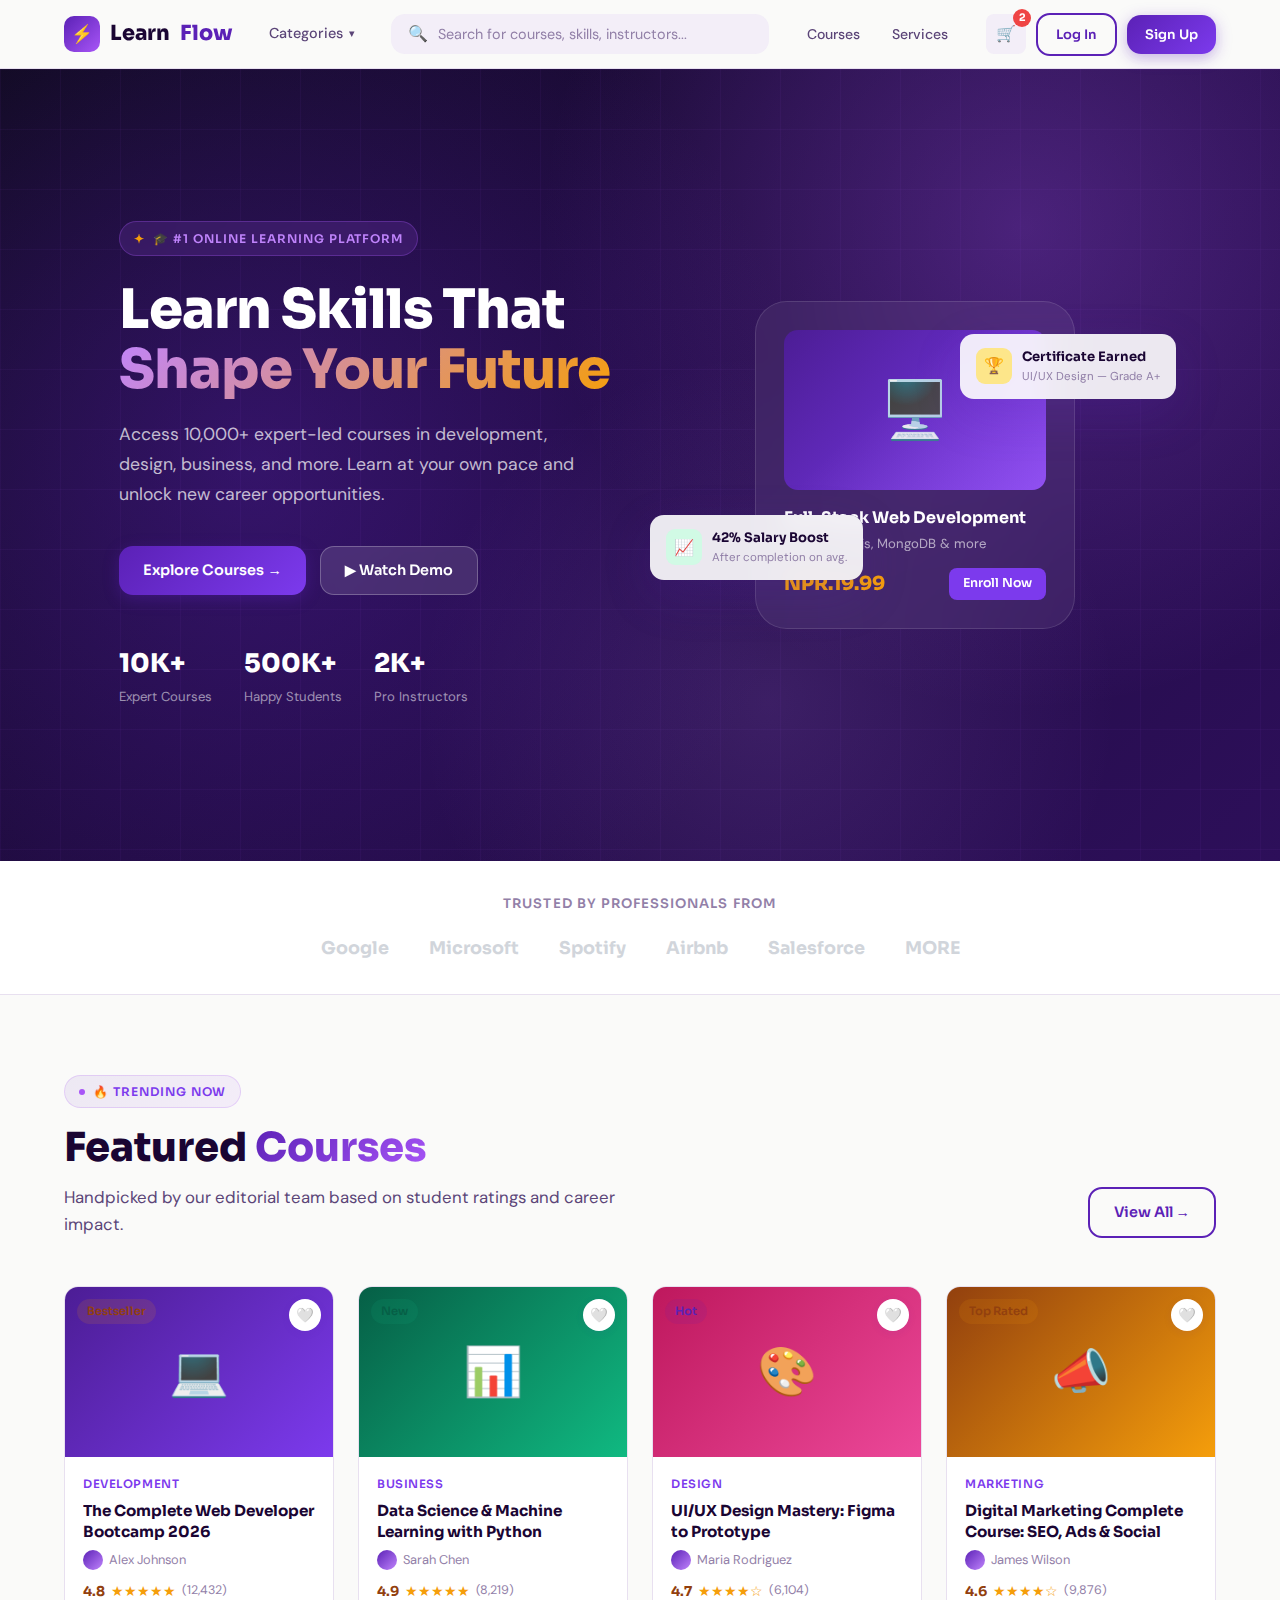
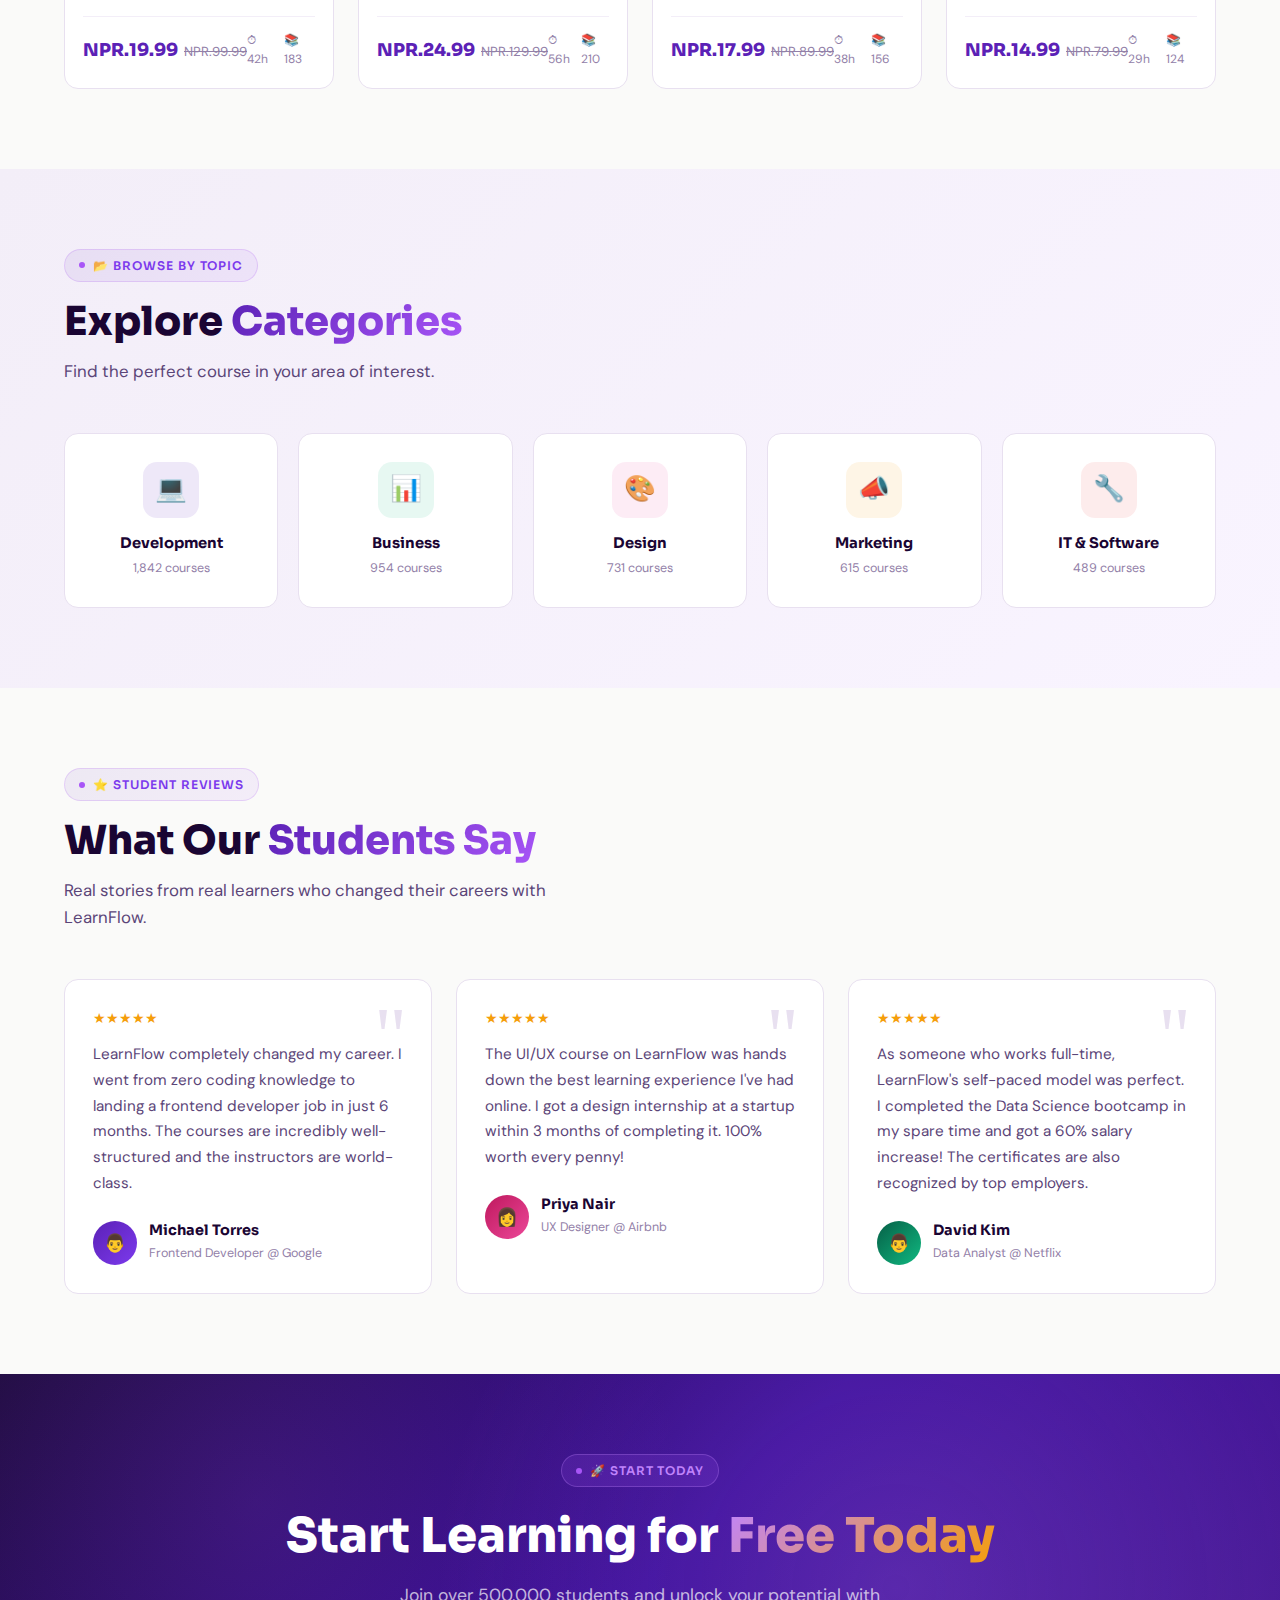
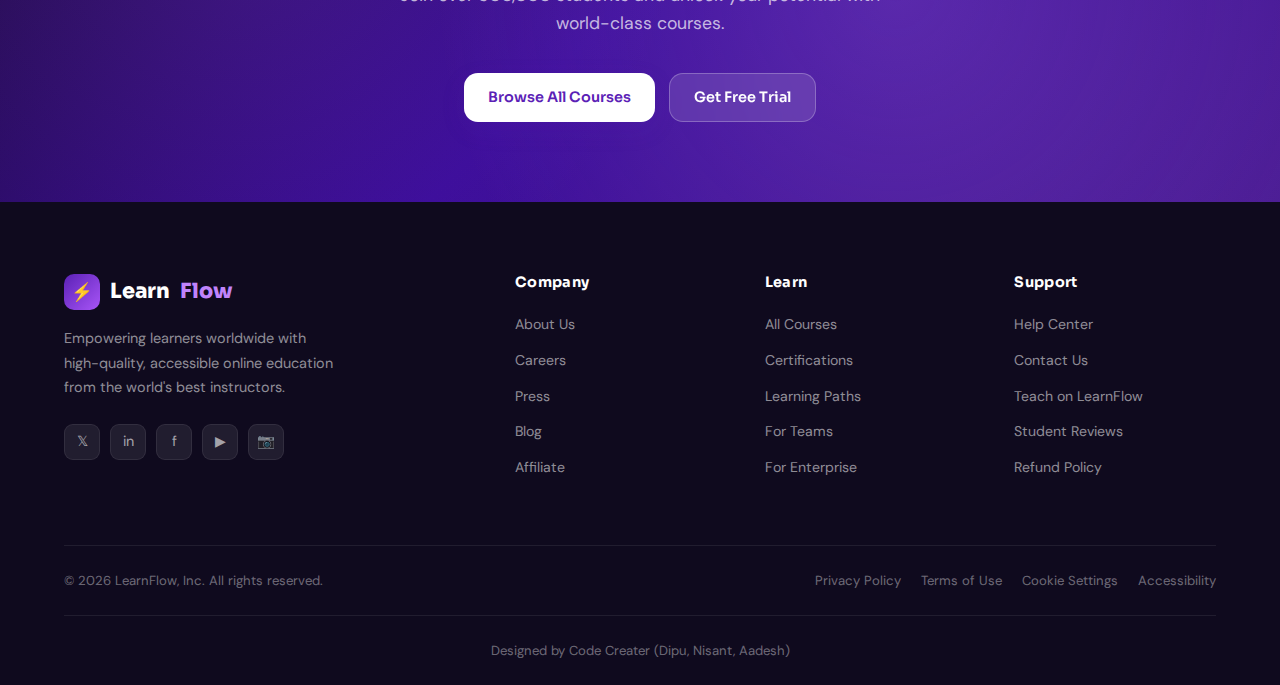
<file: index.html>
<!doctype html>
<html lang="en">
  <head>
    <meta charset="UTF-8" />
    <meta name="viewport" content="width=device-width, initial-scale=1.0" />
    <title>LearnFlow — Learn Skills That Shape Your Future</title>
    <link rel="stylesheet" href="style.css" />
  </head>
  <body>
    <!-- ===================== NAVBAR ===================== -->
    <nav class="navbar">
      <div class="container">
        <div class="nav-inner">
          <a href="index.html" class="nav-logo">
            <div class="logo-icon">⚡</div>
            Learn<span>Flow</span>
          </a>

          <div class="nav-categories">
            <a href="#">Categories <span class="arrow">▾</span></a>
            <div class="dropdown-menu">
              <a href="courses.html"
                ><div class="cat-icon">💻</div>
                Development</a
              >
              <a href="courses.html"
                ><div class="cat-icon">📊</div>
                Business</a
              >
              <a href="courses.html"
                ><div class="cat-icon">🎨</div>
                Design</a
              >
              <a href="courses.html"
                ><div class="cat-icon">📣</div>
                Marketing</a
              >
              <a href="courses.html"
                ><div class="cat-icon">🔧</div>
                IT & Software</a
              >
              <a href="courses.html"
                ><div class="cat-icon">📸</div>
                Photography</a
              >
            </div>
          </div>

          <div class="nav-search">
            <div class="search-input-wrap">
              <span class="search-icon">🔍</span>
              <input
                type="text"
                placeholder="Search for courses, skills, instructors..."
              />
            </div>
          </div>

          <div class="nav-links">
            <a href="courses.html">Courses</a>
            <a href="services.html">Services</a>
          </div>

          <div class="nav-actions">
            <a href="cart.html" class="cart-icon">
              🛒
              <span class="cart-badge">2</span>
            </a>
            <a href="login.html" class="btn btn-outline btn-sm">Log In</a>
            <a href="signup.html" class="btn btn-primary btn-sm">Sign Up</a>
          </div>

          <div class="hamburger"><span></span><span></span><span></span></div>
        </div>
      </div>
    </nav>

    <!-- ===================== HERO ===================== -->
    <section class="hero">
      <div class="hero-grid"></div>
      <div class="container">
        <div class="hero-inner">
          <div class="hero-content">
            <div class="hero-tag">🎓 #1 Online Learning Platform</div>
            <h1>
              Learn Skills That<br />
              <span class="highlight">Shape Your Future</span>
            </h1>
            <p class="hero-desc">
              Access 10,000+ expert-led courses in development, design,
              business, and more. Learn at your own pace and unlock new career
              opportunities.
            </p>
            <div class="hero-actions">
              <a href="courses.html" class="btn btn-primary"
                >Explore Courses →</a
              >
              <a href="#" class="btn btn-ghost">▶ Watch Demo</a>
            </div>
            <div class="hero-stats">
              <div class="hero-stat">
                <span class="num">10K+</span>
                <span class="label">Expert Courses</span>
              </div>
              <div class="hero-stat">
                <span class="num">500K+</span>
                <span class="label">Happy Students</span>
              </div>
              <div class="hero-stat">
                <span class="num">2K+</span>
                <span class="label">Pro Instructors</span>
              </div>
            </div>
          </div>

          <div class="hero-visual">
            <div class="hero-card-main">
              <div class="hero-card-thumb">🖥️</div>
              <div class="hero-card-content">
                <h4>Full-Stack Web Development</h4>
                <p>React, Node.js, MongoDB & more</p>
                <div class="hero-card-meta">
                  <span class="price">NPR.19.99</span>
                  <span class="enroll">Enroll Now</span>
                </div>
              </div>
            </div>

            <div class="hero-float-card float-1">
              <div class="icon" style="background: #fde68a">🏆</div>
              <div class="text">
                <strong>Certificate Earned</strong>
                <span>UI/UX Design — Grade A+</span>
              </div>
            </div>

            <div class="hero-float-card float-2">
              <div class="icon" style="background: #d1fae5">📈</div>
              <div class="text">
                <strong>42% Salary Boost</strong>
                <span>After completion on avg.</span>
              </div>
            </div>
          </div>
        </div>
      </div>
    </section>

    <!-- ===================== TRUST LOGOS ===================== -->
    <section
      style="
        padding: 32px 0;
        background: white;
        border-bottom: 1px solid var(--border);
      "
    >
      <div class="container">
        <p
          style="
            text-align: center;
            font-size: 0.82rem;
            color: var(--text-muted);
            letter-spacing: 0.08em;
            text-transform: uppercase;
            margin-bottom: 20px;
            font-family: &quot;Sora&quot;, sans-serif;
            font-weight: 600;
          "
        >
          Trusted by professionals from
        </p>
        <div
          style="
            display: flex;
            align-items: center;
            justify-content: center;
            gap: 40px;
            flex-wrap: wrap;
          "
        >
          <span
            style="
              font-family: &quot;Sora&quot;, sans-serif;
              font-size: 1.1rem;
              font-weight: 700;
              color: #d1d5db;
            "
            >Google</span
          >
          <span
            style="
              font-family: &quot;Sora&quot;, sans-serif;
              font-size: 1.1rem;
              font-weight: 700;
              color: #d1d5db;
            "
            >Microsoft</span
          >
          <span
            style="
              font-family: &quot;Sora&quot;, sans-serif;
              font-size: 1.1rem;
              font-weight: 700;
              color: #d1d5db;
            "
            >Spotify</span
          >
          <span
            style="
              font-family: &quot;Sora&quot;, sans-serif;
              font-size: 1.1rem;
              font-weight: 700;
              color: #d1d5db;
            "
            >Airbnb</span
          >
          <span
            style="
              font-family: &quot;Sora&quot;, sans-serif;
              font-size: 1.1rem;
              font-weight: 700;
              color: #d1d5db;
            "
            >Salesforce</span
          >
          <span
            style="
              font-family: &quot;Sora&quot;, sans-serif;
              font-size: 1.1rem;
              font-weight: 700;
              color: #d1d5db;
            "
            >MORE</span
          >
        </div>
      </div>
    </section>

    <!-- ===================== FEATURED COURSES ===================== -->
    <section class="section">
      <div class="container">
        <div class="section-header">
          <div class="section-header-left">
            <div class="section-tag">🔥 Trending Now</div>
            <h2 class="section-title">Featured <span>Courses</span></h2>
            <p class="section-subtitle">
              Handpicked by our editorial team based on student ratings and
              career impact.
            </p>
          </div>
          <a href="courses.html" class="btn btn-outline">View All →</a>
        </div>

        <div class="courses-grid">
          <!-- Card 1 -->
          <div class="course-card">
            <div class="course-thumb">
              <div
                class="course-thumb-placeholder"
                style="background: linear-gradient(135deg, #4c1d95, #7c3aed)"
              >
                💻
              </div>
              <span class="course-badge badge badge-gold">Bestseller</span>
              <div class="course-wishlist">🤍</div>
            </div>
            <div class="course-body">
              <div class="course-category">Development</div>
              <h3 class="course-title">
                The Complete Web Developer Bootcamp 2026
              </h3>
              <div class="course-instructor">Alex Johnson</div>
              <div class="course-rating">
                <span class="rating-num">4.8</span>
                <div class="stars">★★★★★</div>
                <span class="rating-count">(12,432)</span>
              </div>
              <div class="course-footer">
                <div class="course-price">
                  <span class="price-current">NPR.19.99</span>
                  <span class="price-original">NPR.99.99</span>
                </div>
                <div class="course-meta-info">
                  <span class="meta-chip">⏱ 42h</span>
                  <span class="meta-chip">📚 183</span>
                </div>
              </div>
            </div>
          </div>

          <!-- Card 2 -->
          <div class="course-card">
            <div class="course-thumb">
              <div
                class="course-thumb-placeholder"
                style="background: linear-gradient(135deg, #065f46, #10b981)"
              >
                📊
              </div>
              <span class="course-badge badge badge-green">New</span>
              <div class="course-wishlist">🤍</div>
            </div>
            <div class="course-body">
              <div class="course-category">Business</div>
              <h3 class="course-title">
                Data Science & Machine Learning with Python
              </h3>
              <div class="course-instructor">Sarah Chen</div>
              <div class="course-rating">
                <span class="rating-num">4.9</span>
                <div class="stars">★★★★★</div>
                <span class="rating-count">(8,219)</span>
              </div>
              <div class="course-footer">
                <div class="course-price">
                  <span class="price-current">NPR.24.99</span>
                  <span class="price-original">NPR.129.99</span>
                </div>
                <div class="course-meta-info">
                  <span class="meta-chip">⏱ 56h</span>
                  <span class="meta-chip">📚 210</span>
                </div>
              </div>
            </div>
          </div>

          <!-- Card 3 -->
          <div class="course-card">
            <div class="course-thumb">
              <div
                class="course-thumb-placeholder"
                style="background: linear-gradient(135deg, #be185d, #ec4899)"
              >
                🎨
              </div>
              <span class="course-badge badge badge-purple">Hot</span>
              <div class="course-wishlist">🤍</div>
            </div>
            <div class="course-body">
              <div class="course-category">Design</div>
              <h3 class="course-title">
                UI/UX Design Mastery: Figma to Prototype
              </h3>
              <div class="course-instructor">Maria Rodriguez</div>
              <div class="course-rating">
                <span class="rating-num">4.7</span>
                <div class="stars">★★★★☆</div>
                <span class="rating-count">(6,104)</span>
              </div>
              <div class="course-footer">
                <div class="course-price">
                  <span class="price-current">NPR.17.99</span>
                  <span class="price-original">NPR.89.99</span>
                </div>
                <div class="course-meta-info">
                  <span class="meta-chip">⏱ 38h</span>
                  <span class="meta-chip">📚 156</span>
                </div>
              </div>
            </div>
          </div>

          <!-- Card 4 -->
          <div class="course-card">
            <div class="course-thumb">
              <div
                class="course-thumb-placeholder"
                style="background: linear-gradient(135deg, #92400e, #f59e0b)"
              >
                📣
              </div>
              <span class="course-badge badge badge-gold">Top Rated</span>
              <div class="course-wishlist">🤍</div>
            </div>
            <div class="course-body">
              <div class="course-category">Marketing</div>
              <h3 class="course-title">
                Digital Marketing Complete Course: SEO, Ads & Social
              </h3>
              <div class="course-instructor">James Wilson</div>
              <div class="course-rating">
                <span class="rating-num">4.6</span>
                <div class="stars">★★★★☆</div>
                <span class="rating-count">(9,876)</span>
              </div>
              <div class="course-footer">
                <div class="course-price">
                  <span class="price-current">NPR.14.99</span>
                  <span class="price-original">NPR.79.99</span>
                </div>
                <div class="course-meta-info">
                  <span class="meta-chip">⏱ 29h</span>
                  <span class="meta-chip">📚 124</span>
                </div>
              </div>
            </div>
          </div>
        </div>
      </div>
    </section>

    <!-- ===================== CATEGORIES ===================== -->
    <section class="categories-section">
      <div class="container">
        <div class="section-header">
          <div class="section-header-left">
            <div class="section-tag">📂 Browse by Topic</div>
            <h2 class="section-title">Explore <span>Categories</span></h2>
            <p class="section-subtitle">
              Find the perfect course in your area of interest.
            </p>
          </div>
        </div>

        <div class="categories-grid">
          <div class="category-card">
            <div
              class="category-icon"
              style="background: rgba(91, 33, 182, 0.1)"
            >
              💻
            </div>
            <div class="category-name">Development</div>
            <div class="category-count">1,842 courses</div>
          </div>
          <div class="category-card">
            <div
              class="category-icon"
              style="background: rgba(16, 185, 129, 0.1)"
            >
              📊
            </div>
            <div class="category-name">Business</div>
            <div class="category-count">954 courses</div>
          </div>
          <div class="category-card">
            <div
              class="category-icon"
              style="background: rgba(236, 72, 153, 0.1)"
            >
              🎨
            </div>
            <div class="category-name">Design</div>
            <div class="category-count">731 courses</div>
          </div>
          <div class="category-card">
            <div
              class="category-icon"
              style="background: rgba(245, 158, 11, 0.1)"
            >
              📣
            </div>
            <div class="category-name">Marketing</div>
            <div class="category-count">615 courses</div>
          </div>
          <div class="category-card">
            <div
              class="category-icon"
              style="background: rgba(239, 68, 68, 0.1)"
            >
              🔧
            </div>
            <div class="category-name">IT & Software</div>
            <div class="category-count">489 courses</div>
          </div>
        </div>
      </div>
    </section>

    <!-- ===================== TESTIMONIALS ===================== -->
    <section class="testimonials-section">
      <div class="container">
        <div class="section-header">
          <div class="section-header-left">
            <div class="section-tag">⭐ Student Reviews</div>
            <h2 class="section-title">What Our <span>Students Say</span></h2>
            <p class="section-subtitle">
              Real stories from real learners who changed their careers with
              LearnFlow.
            </p>
          </div>
        </div>

        <div class="testimonials-grid">
          <div class="testimonial-card">
            <div class="stars" style="margin-bottom: 12px">★★★★★</div>
            <p class="testimonial-quote">
              LearnFlow completely changed my career. I went from zero coding
              knowledge to landing a frontend developer job in just 6 months.
              The courses are incredibly well-structured and the instructors are
              world-class.
            </p>
            <div class="testimonial-author">
              <div
                class="author-avatar"
                style="background: linear-gradient(135deg, #5b21b6, #7c3aed)"
              >
                👨
              </div>
              <div class="author-info">
                <h5>Michael Torres</h5>
                <span>Frontend Developer @ Google</span>
              </div>
            </div>
          </div>

          <div class="testimonial-card">
            <div class="stars" style="margin-bottom: 12px">★★★★★</div>
            <p class="testimonial-quote">
              The UI/UX course on LearnFlow was hands down the best learning
              experience I've had online. I got a design internship at a startup
              within 3 months of completing it. 100% worth every penny!
            </p>
            <div class="testimonial-author">
              <div
                class="author-avatar"
                style="background: linear-gradient(135deg, #be185d, #ec4899)"
              >
                👩
              </div>
              <div class="author-info">
                <h5>Priya Nair</h5>
                <span>UX Designer @ Airbnb</span>
              </div>
            </div>
          </div>

          <div class="testimonial-card">
            <div class="stars" style="margin-bottom: 12px">★★★★★</div>
            <p class="testimonial-quote">
              As someone who works full-time, LearnFlow's self-paced model was
              perfect. I completed the Data Science bootcamp in my spare time
              and got a 60% salary increase! The certificates are also
              recognized by top employers.
            </p>
            <div class="testimonial-author">
              <div
                class="author-avatar"
                style="background: linear-gradient(135deg, #065f46, #10b981)"
              >
                👨
              </div>
              <div class="author-info">
                <h5>David Kim</h5>
                <span>Data Analyst @ Netflix</span>
              </div>
            </div>
          </div>
        </div>
      </div>
    </section>

    <!-- ===================== CTA ===================== -->
    <section class="cta-section">
      <div class="container">
        <div class="cta-inner">
          <div
            class="section-tag"
            style="
              margin: 0 auto 20px;
              display: inline-flex;
              border-color: rgba(192, 132, 252, 0.3);
              background: rgba(168, 85, 247, 0.15);
              color: #c084fc;
            "
          >
            🚀 Start Today
          </div>
          <h2>Start Learning for <span>Free Today</span></h2>
          <p>
            Join over 500,000 students and unlock your potential with
            world-class courses.
          </p>
          <div class="cta-actions">
            <a href="courses.html" class="btn btn-white">Browse All Courses</a>
            <a href="#" class="btn btn-ghost">Get Free Trial</a>
          </div>
        </div>
      </div>
    </section>

    <!-- ===================== FOOTER ===================== -->
    <footer>
      <div class="container">
        <div class="footer-grid">
          <div class="footer-brand">
            <div class="nav-logo">
              <div class="logo-icon">⚡</div>
              Learn<span style="color: var(--accent)">Flow</span>
            </div>
            <p>
              Empowering learners worldwide with high-quality, accessible online
              education from the world's best instructors.
            </p>
            <div class="social-links">
              <a href="#" class="social-link">𝕏</a>
              <a href="#" class="social-link">in</a>
              <a href="#" class="social-link">f</a>
              <a href="#" class="social-link">▶</a>
              <a href="#" class="social-link">📷</a>
            </div>
          </div>

          <div class="footer-col">
            <h4>Company</h4>
            <ul>
              <li><a href="#">About Us</a></li>
              <li><a href="#">Careers</a></li>
              <li><a href="#">Press</a></li>
              <li><a href="#">Blog</a></li>
              <li><a href="#">Affiliate</a></li>
            </ul>
          </div>

          <div class="footer-col">
            <h4>Learn</h4>
            <ul>
              <li><a href="courses.html">All Courses</a></li>
              <li><a href="#">Certifications</a></li>
              <li><a href="#">Learning Paths</a></li>
              <li><a href="#">For Teams</a></li>
              <li><a href="#">For Enterprise</a></li>
            </ul>
          </div>

          <div class="footer-col">
            <h4>Support</h4>
            <ul>
              <li><a href="#">Help Center</a></li>
              <li><a href="#">Contact Us</a></li>
              <li><a href="#">Teach on LearnFlow</a></li>
              <li><a href="#">Student Reviews</a></li>
              <li><a href="#">Refund Policy</a></li>
            </ul>
          </div>
        </div>

        <div class="footer-bottom">
          <p>© 2026 LearnFlow, Inc. All rights reserved.</p>
          <div class="footer-bottom-links">
            <a href="#">Privacy Policy</a>
            <a href="#">Terms of Use</a>
            <a href="#">Cookie Settings</a>
            <a href="#">Accessibility</a>
          </div>
        </div>
         <div class="footer-bottom" style="text-align: center; align-items: center;justify-content: center;">
        <p>Designed by Code Creater (Dipu, Nisant, Aadesh)</p>
         
        </div>
      </div>
    </footer>
  </body>
</html>
</file>
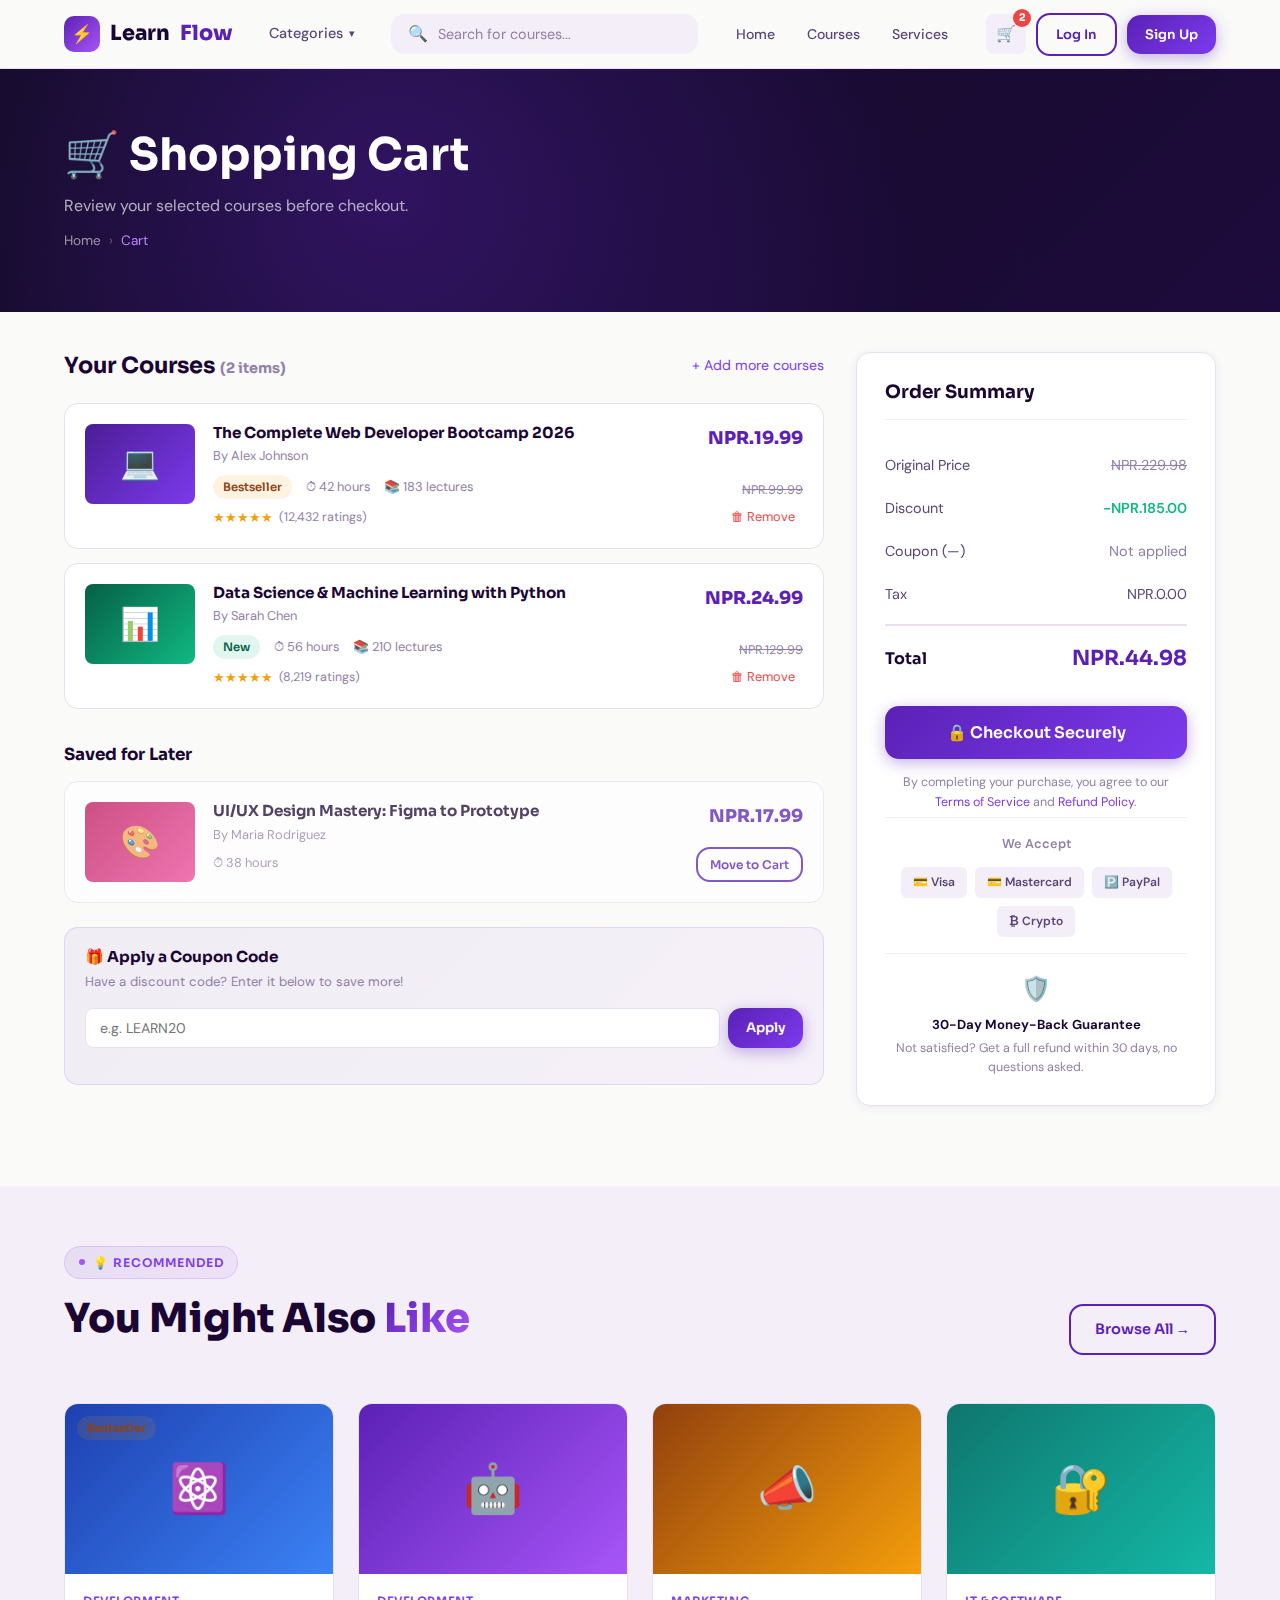
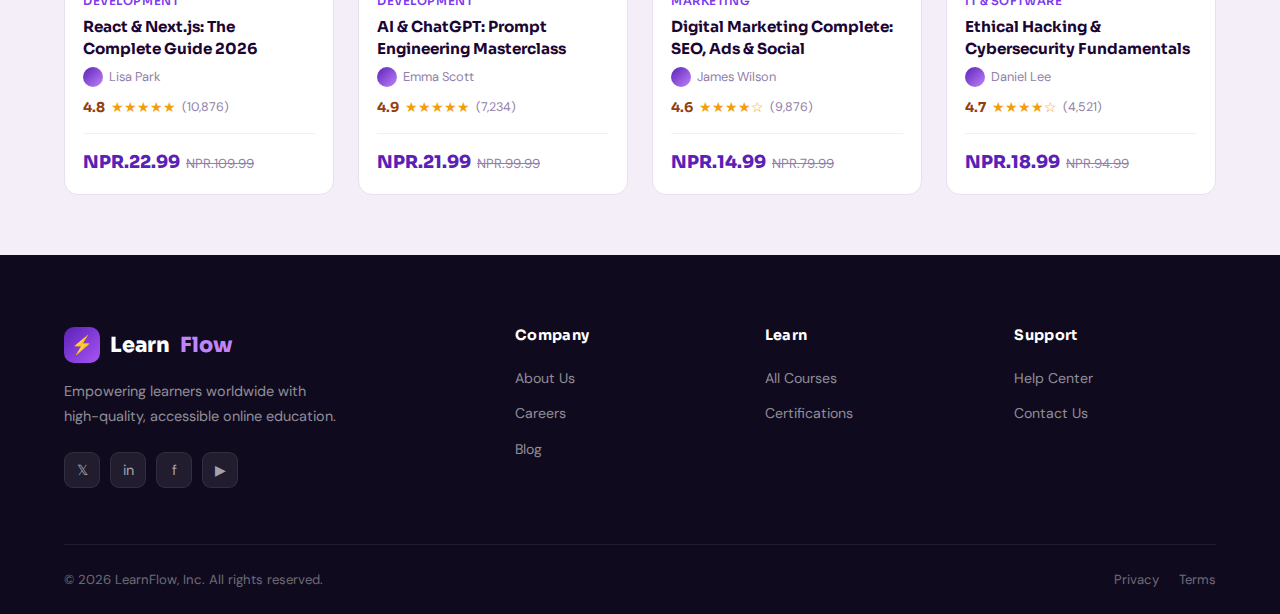
<file: cart.html>
<!doctype html>
<html lang="en">
  <head>
    <meta charset="UTF-8" />
    <meta name="viewport" content="width=device-width, initial-scale=1.0" />
    <title>Cart — LearnFlow</title>
    <link rel="stylesheet" href="style.css" />
  </head>
  <body>
    <!-- NAVBAR -->
    <nav class="navbar">
      <div class="container">
        <div class="nav-inner">
          <a href="index.html" class="nav-logo">
            <div class="logo-icon">⚡</div>
            Learn<span>Flow</span>
          </a>
          <div class="nav-categories">
            <a href="#">Categories <span class="arrow">▾</span></a>
            <div class="dropdown-menu">
              <a href="courses.html"
                ><div class="cat-icon">💻</div>
                Development</a
              >
              <a href="courses.html"
                ><div class="cat-icon">📊</div>
                Business</a
              >
              <a href="courses.html"
                ><div class="cat-icon">🎨</div>
                Design</a
              >
            </div>
          </div>
          <div class="nav-search">
            <div class="search-input-wrap">
              <span class="search-icon">🔍</span>
              <input type="text" placeholder="Search for courses..." />
            </div>
          </div>
          <div class="nav-links">
            <a href="index.html">Home</a>
            <a href="courses.html">Courses</a>
            <a href="services.html">Services</a>
          </div>
          <div class="nav-actions">
            <a href="cart.html" class="cart-icon"
              >🛒<span class="cart-badge">2</span></a
            >
            <a href="#" class="btn btn-outline btn-sm">Log In</a>
            <a href="#" class="btn btn-primary btn-sm">Sign Up</a>
          </div>
          <div class="hamburger"><span></span><span></span><span></span></div>
        </div>
      </div>
    </nav>

    <!-- PAGE HEADER -->
    <div class="page-header">
      <div class="container">
        <div class="page-header-inner">
          <h1>🛒 Shopping Cart</h1>
          <p style="color: rgba(255, 255, 255, 0.65); margin-top: 8px">
            Review your selected courses before checkout.
          </p>
          <div class="breadcrumb">
            <a href="index.html">Home</a>
            <span class="sep">›</span>
            <span class="current">Cart</span>
          </div>
        </div>
      </div>
    </div>

    <!-- CART LAYOUT -->
    <div class="container">
      <div class="cart-layout">
        <!-- CART ITEMS -->
        <div class="cart-items">
          <div class="cart-header">
            <h2>Your Courses <span>(2 items)</span></h2>
            <a
              href="courses.html"
              style="font-size: 0.88rem; color: var(--primary-light)"
              >+ Add more courses</a
            >
          </div>

          <!-- Item 1 -->
          <div class="cart-item">
            <div
              class="cart-thumb"
              style="background: linear-gradient(135deg, #4c1d95, #7c3aed)"
            >
              💻
            </div>
            <div class="cart-item-details">
              <a href="course-details.html">
                <h3 class="cart-item-title">
                  The Complete Web Developer Bootcamp 2026
                </h3>
              </a>
              <div class="cart-item-instructor">By Alex Johnson</div>
              <div class="cart-item-meta">
                <span class="badge badge-gold">Bestseller</span>
                <span style="font-size: 0.8rem; color: var(--text-muted)"
                  >⏱ 42 hours</span
                >
                <span style="font-size: 0.8rem; color: var(--text-muted)"
                  >📚 183 lectures</span
                >
              </div>
              <div class="stars" style="margin-top: 8px; font-size: 0.82rem">
                ★★★★★
                <span
                  style="
                    font-size: 0.78rem;
                    color: var(--text-muted);
                    margin-left: 4px;
                  "
                  >(12,432 ratings)</span
                >
              </div>
            </div>
            <div class="cart-item-actions">
              <span class="cart-item-price">NPR.19.99</span>
              <div style="text-align: right">
                <div
                  style="
                    font-size: 0.78rem;
                    color: var(--text-muted);
                    text-decoration: line-through;
                    margin-bottom: 2px;
                  "
                >
                  NPR.99.99
                </div>
                <span class="remove-btn">🗑 Remove</span>
              </div>
            </div>
          </div>

          <!-- Item 2 -->
          <div class="cart-item">
            <div
              class="cart-thumb"
              style="background: linear-gradient(135deg, #065f46, #10b981)"
            >
              📊
            </div>
            <div class="cart-item-details">
              <a href="course-details.html">
                <h3 class="cart-item-title">
                  Data Science & Machine Learning with Python
                </h3>
              </a>
              <div class="cart-item-instructor">By Sarah Chen</div>
              <div class="cart-item-meta">
                <span class="badge badge-green">New</span>
                <span style="font-size: 0.8rem; color: var(--text-muted)"
                  >⏱ 56 hours</span
                >
                <span style="font-size: 0.8rem; color: var(--text-muted)"
                  >📚 210 lectures</span
                >
              </div>
              <div class="stars" style="margin-top: 8px; font-size: 0.82rem">
                ★★★★★
                <span
                  style="
                    font-size: 0.78rem;
                    color: var(--text-muted);
                    margin-left: 4px;
                  "
                  >(8,219 ratings)</span
                >
              </div>
            </div>
            <div class="cart-item-actions">
              <span class="cart-item-price">NPR.24.99</span>
              <div style="text-align: right">
                <div
                  style="
                    font-size: 0.78rem;
                    color: var(--text-muted);
                    text-decoration: line-through;
                    margin-bottom: 2px;
                  "
                >
                  NPR.129.99
                </div>
                <span class="remove-btn">🗑 Remove</span>
              </div>
            </div>
          </div>

          <!-- Wishlist section -->
          <div style="margin-top: 36px">
            <h3
              style="
                font-size: 1.05rem;
                margin-bottom: 16px;
                color: var(--text-primary);
              "
            >
              Saved for Later
            </h3>

            <div class="cart-item" style="opacity: 0.75">
              <div
                class="cart-thumb"
                style="background: linear-gradient(135deg, #be185d, #ec4899)"
              >
                🎨
              </div>
              <div class="cart-item-details">
                <h3 class="cart-item-title">
                  UI/UX Design Mastery: Figma to Prototype
                </h3>
                <div class="cart-item-instructor">By Maria Rodriguez</div>
                <div class="cart-item-meta">
                  <span style="font-size: 0.8rem; color: var(--text-muted)"
                    >⏱ 38 hours</span
                  >
                </div>
              </div>
              <div class="cart-item-actions">
                <span class="cart-item-price">NPR.17.99</span>
                <a
                  href="#"
                  class="btn btn-outline btn-sm"
                  style="font-size: 0.75rem; padding: 6px 12px"
                  >Move to Cart</a
                >
              </div>
            </div>
          </div>

          <!-- Promo section -->
          <div
            style="
              background: linear-gradient(
                135deg,
                rgba(91, 33, 182, 0.06),
                rgba(168, 85, 247, 0.06)
              );
              border: 1px solid rgba(124, 58, 237, 0.15);
              border-radius: var(--radius);
              padding: 20px;
              margin-top: 24px;
            "
          >
            <h4 style="font-size: 0.95rem; margin-bottom: 4px">
              🎁 Apply a Coupon Code
            </h4>
            <p
              style="
                font-size: 0.82rem;
                color: var(--text-muted);
                margin-bottom: 14px;
              "
            >
              Have a discount code? Enter it below to save more!
            </p>
            <div class="coupon-form">
              <input
                type="text"
                class="coupon-input"
                placeholder="e.g. LEARN20"
              />
              <a href="#" class="btn btn-primary btn-sm">Apply</a>
            </div>
          </div>
        </div>

        <!-- CART SUMMARY -->
        <div class="cart-summary">
          <h3 class="summary-title">Order Summary</h3>

          <div class="summary-row">
            <span>Original Price</span>
            <span
              style="text-decoration: line-through; color: var(--text-muted)"
              >NPR.229.98</span
            >
          </div>
          <div class="summary-row">
            <span>Discount</span>
            <span class="summary-discount">-NPR.185.00</span>
          </div>
          <div class="summary-row">
            <span>Coupon (—)</span>
            <span style="color: var(--text-muted)">Not applied</span>
          </div>
          <div class="summary-row">
            <span>Tax</span>
            <span>NPR.0.00</span>
          </div>
          <div class="summary-row total">
            <span>Total</span>
            <span class="amount">NPR.44.98</span>
          </div>

          <a href="#" class="btn btn-primary checkout-btn">
            🔒 Checkout Securely
          </a>

          <p class="summary-note">
            By completing your purchase, you agree to our<br />
            <a href="#" style="color: var(--primary-light)">Terms of Service</a>
            and
            <a href="#" style="color: var(--primary-light)">Refund Policy</a>.
          </p>

          <div
            style="
              border-top: 1px solid var(--border-light);
              padding-top: 16px;
              margin-top: 4px;
            "
          >
            <p
              style="
                font-size: 0.8rem;
                color: var(--text-muted);
                text-align: center;
                margin-bottom: 12px;
                font-weight: 600;
              "
            >
              We Accept
            </p>
            <div
              style="
                display: flex;
                gap: 8px;
                justify-content: center;
                flex-wrap: wrap;
              "
            >
              <span
                style="
                  background: var(--border-light);
                  padding: 6px 12px;
                  border-radius: 6px;
                  font-size: 0.75rem;
                  font-weight: 600;
                  color: var(--text-secondary);
                "
                >💳 Visa</span
              >
              <span
                style="
                  background: var(--border-light);
                  padding: 6px 12px;
                  border-radius: 6px;
                  font-size: 0.75rem;
                  font-weight: 600;
                  color: var(--text-secondary);
                "
                >💳 Mastercard</span
              >
              <span
                style="
                  background: var(--border-light);
                  padding: 6px 12px;
                  border-radius: 6px;
                  font-size: 0.75rem;
                  font-weight: 600;
                  color: var(--text-secondary);
                "
                >🅿️ PayPal</span
              >
              <span
                style="
                  background: var(--border-light);
                  padding: 6px 12px;
                  border-radius: 6px;
                  font-size: 0.75rem;
                  font-weight: 600;
                  color: var(--text-secondary);
                "
                >₿ Crypto</span
              >
            </div>
          </div>

          <div
            style="
              border-top: 1px solid var(--border-light);
              padding-top: 16px;
              margin-top: 16px;
            "
          >
            <div style="text-align: center">
              <div style="font-size: 1.5rem; margin-bottom: 6px">🛡️</div>
              <p
                style="
                  font-size: 0.82rem;
                  font-weight: 700;
                  color: var(--text-primary);
                  margin-bottom: 4px;
                "
              >
                30-Day Money-Back Guarantee
              </p>
              <p
                style="
                  font-size: 0.78rem;
                  color: var(--text-muted);
                  line-height: 1.5;
                "
              >
                Not satisfied? Get a full refund within 30 days, no questions
                asked.
              </p>
            </div>
          </div>
        </div>
      </div>
    </div>

    <!-- RECOMMENDED -->
    <section style="background: var(--border-light); padding: 60px 0">
      <div class="container">
        <div class="section-header">
          <div class="section-header-left">
            <div class="section-tag">💡 Recommended</div>
            <h2 class="section-title">You Might Also <span>Like</span></h2>
          </div>
          <a href="courses.html" class="btn btn-outline">Browse All →</a>
        </div>
        <div class="courses-grid">
          <div class="course-card">
            <div class="course-thumb">
              <div
                class="course-thumb-placeholder"
                style="background: linear-gradient(135deg, #1e40af, #3b82f6)"
              >
                ⚛️
              </div>
              <span class="course-badge badge badge-gold">Bestseller</span>
            </div>
            <div class="course-body">
              <div class="course-category">Development</div>
              <h3 class="course-title">
                React & Next.js: The Complete Guide 2026
              </h3>
              <div class="course-instructor">Lisa Park</div>
              <div class="course-rating">
                <span class="rating-num">4.8</span>
                <div class="stars">★★★★★</div>
                <span class="rating-count">(10,876)</span>
              </div>
              <div class="course-footer">
                <div class="course-price">
                  <span class="price-current">NPR.22.99</span
                  ><span class="price-original">NPR.109.99</span>
                </div>
              </div>
            </div>
          </div>
          <div class="course-card">
            <div class="course-thumb">
              <div
                class="course-thumb-placeholder"
                style="background: linear-gradient(135deg, #5b21b6, #a855f7)"
              >
                🤖
              </div>
            </div>
            <div class="course-body">
              <div class="course-category">Development</div>
              <h3 class="course-title">
                AI & ChatGPT: Prompt Engineering Masterclass
              </h3>
              <div class="course-instructor">Emma Scott</div>
              <div class="course-rating">
                <span class="rating-num">4.9</span>
                <div class="stars">★★★★★</div>
                <span class="rating-count">(7,234)</span>
              </div>
              <div class="course-footer">
                <div class="course-price">
                  <span class="price-current">NPR.21.99</span
                  ><span class="price-original">NPR.99.99</span>
                </div>
              </div>
            </div>
          </div>
          <div class="course-card">
            <div class="course-thumb">
              <div
                class="course-thumb-placeholder"
                style="background: linear-gradient(135deg, #92400e, #f59e0b)"
              >
                📣
              </div>
            </div>
            <div class="course-body">
              <div class="course-category">Marketing</div>
              <h3 class="course-title">
                Digital Marketing Complete: SEO, Ads & Social
              </h3>
              <div class="course-instructor">James Wilson</div>
              <div class="course-rating">
                <span class="rating-num">4.6</span>
                <div class="stars">★★★★☆</div>
                <span class="rating-count">(9,876)</span>
              </div>
              <div class="course-footer">
                <div class="course-price">
                  <span class="price-current">NPR.14.99</span
                  ><span class="price-original">NPR.79.99</span>
                </div>
              </div>
            </div>
          </div>
          <div class="course-card">
            <div class="course-thumb">
              <div
                class="course-thumb-placeholder"
                style="background: linear-gradient(135deg, #0f766e, #14b8a6)"
              >
                🔐
              </div>
            </div>
            <div class="course-body">
              <div class="course-category">IT & Software</div>
              <h3 class="course-title">
                Ethical Hacking & Cybersecurity Fundamentals
              </h3>
              <div class="course-instructor">Daniel Lee</div>
              <div class="course-rating">
                <span class="rating-num">4.7</span>
                <div class="stars">★★★★☆</div>
                <span class="rating-count">(4,521)</span>
              </div>
              <div class="course-footer">
                <div class="course-price">
                  <span class="price-current">NPR.18.99</span
                  ><span class="price-original">NPR.94.99</span>
                </div>
              </div>
            </div>
          </div>
        </div>
      </div>
    </section>

    <!-- FOOTER -->
    <footer>
      <div class="container">
        <div class="footer-grid">
          <div class="footer-brand">
            <div class="nav-logo">
              <div class="logo-icon">⚡</div>
              Learn<span style="color: var(--accent)">Flow</span>
            </div>
            <p>
              Empowering learners worldwide with high-quality, accessible online
              education.
            </p>
            <div class="social-links">
              <a href="#" class="social-link">𝕏</a
              ><a href="#" class="social-link">in</a>
              <a href="#" class="social-link">f</a
              ><a href="#" class="social-link">▶</a>
            </div>
          </div>
          <div class="footer-col">
            <h4>Company</h4>
            <ul>
              <li><a href="#">About Us</a></li>
              <li><a href="#">Careers</a></li>
              <li><a href="#">Blog</a></li>
            </ul>
          </div>
          <div class="footer-col">
            <h4>Learn</h4>
            <ul>
              <li><a href="courses.html">All Courses</a></li>
              <li><a href="#">Certifications</a></li>
            </ul>
          </div>
          <div class="footer-col">
            <h4>Support</h4>
            <ul>
              <li><a href="#">Help Center</a></li>
              <li><a href="#">Contact Us</a></li>
            </ul>
          </div>
        </div>
        <div class="footer-bottom">
          <p>© 2026 LearnFlow, Inc. All rights reserved.</p>
          <div class="footer-bottom-links">
            <a href="#">Privacy</a><a href="#">Terms</a>
          </div>
        </div>
      </div>
    </footer>
  </body>
</html>
</file>
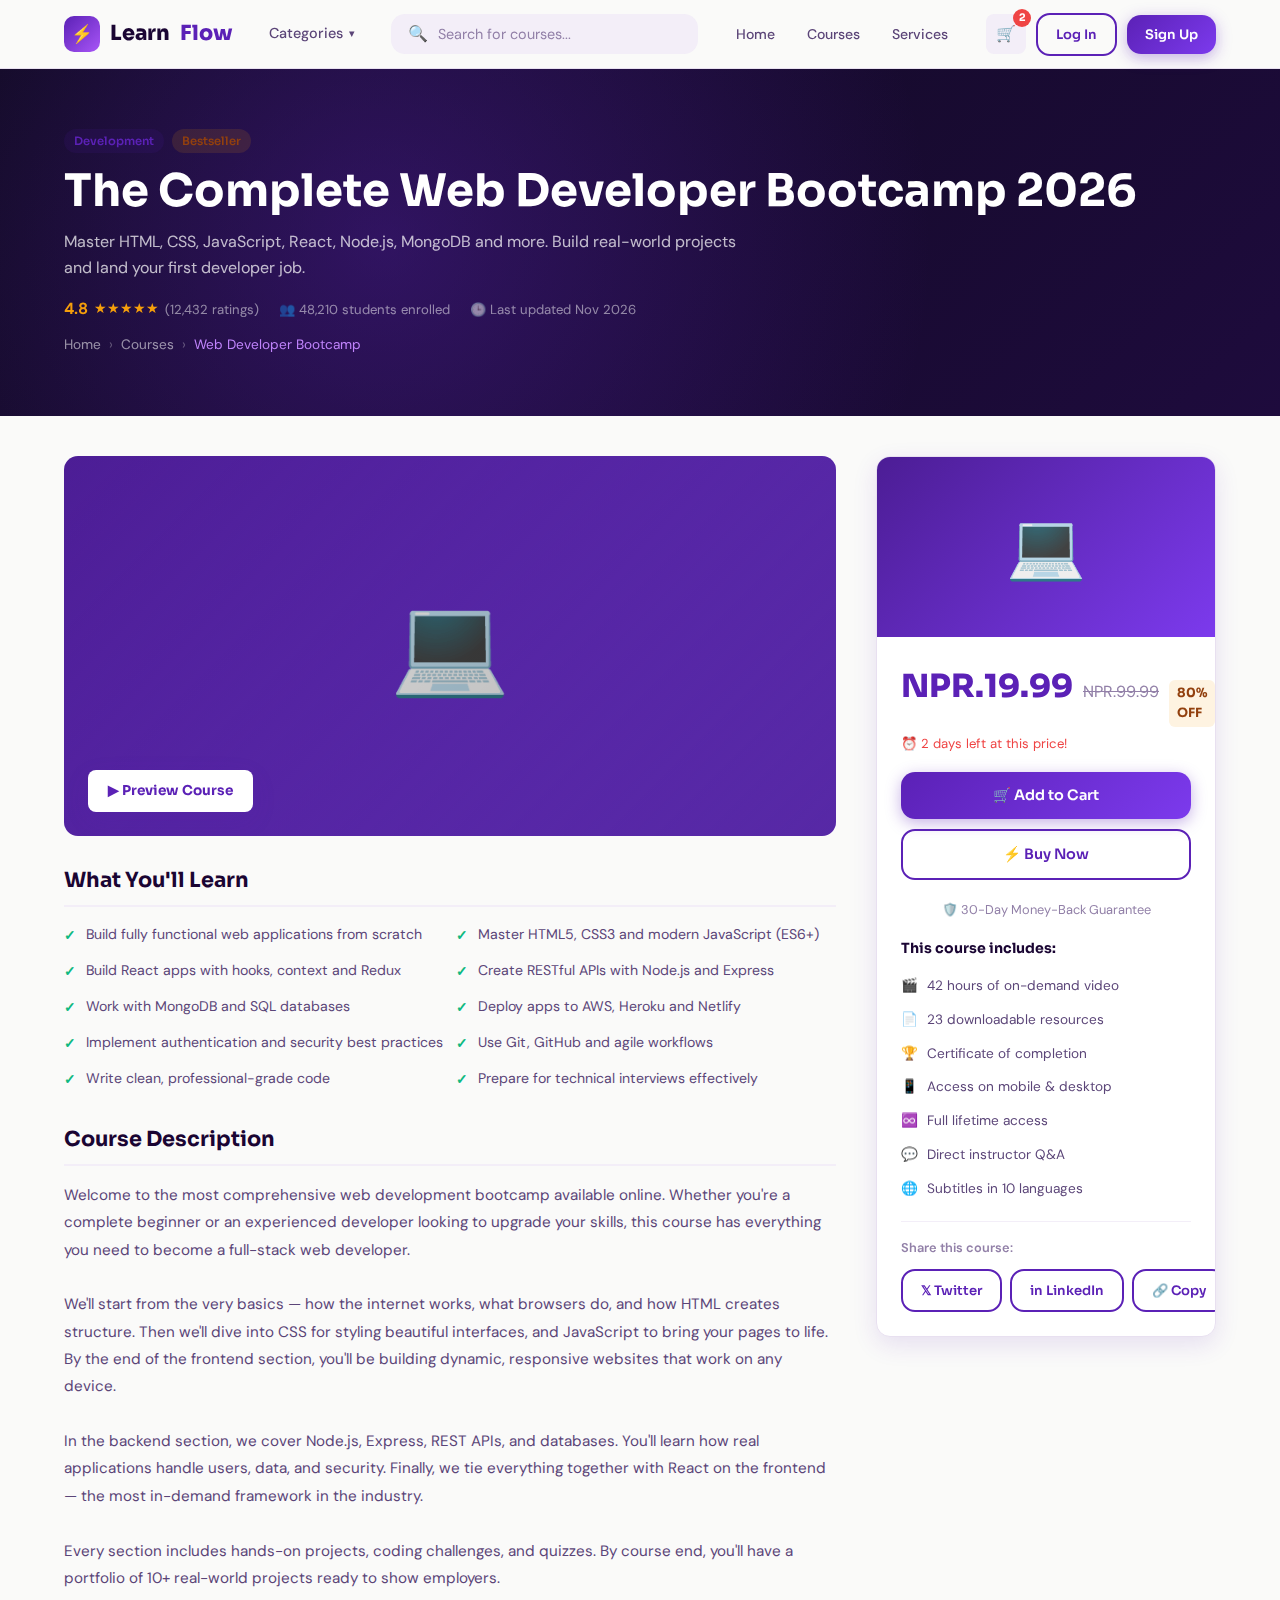
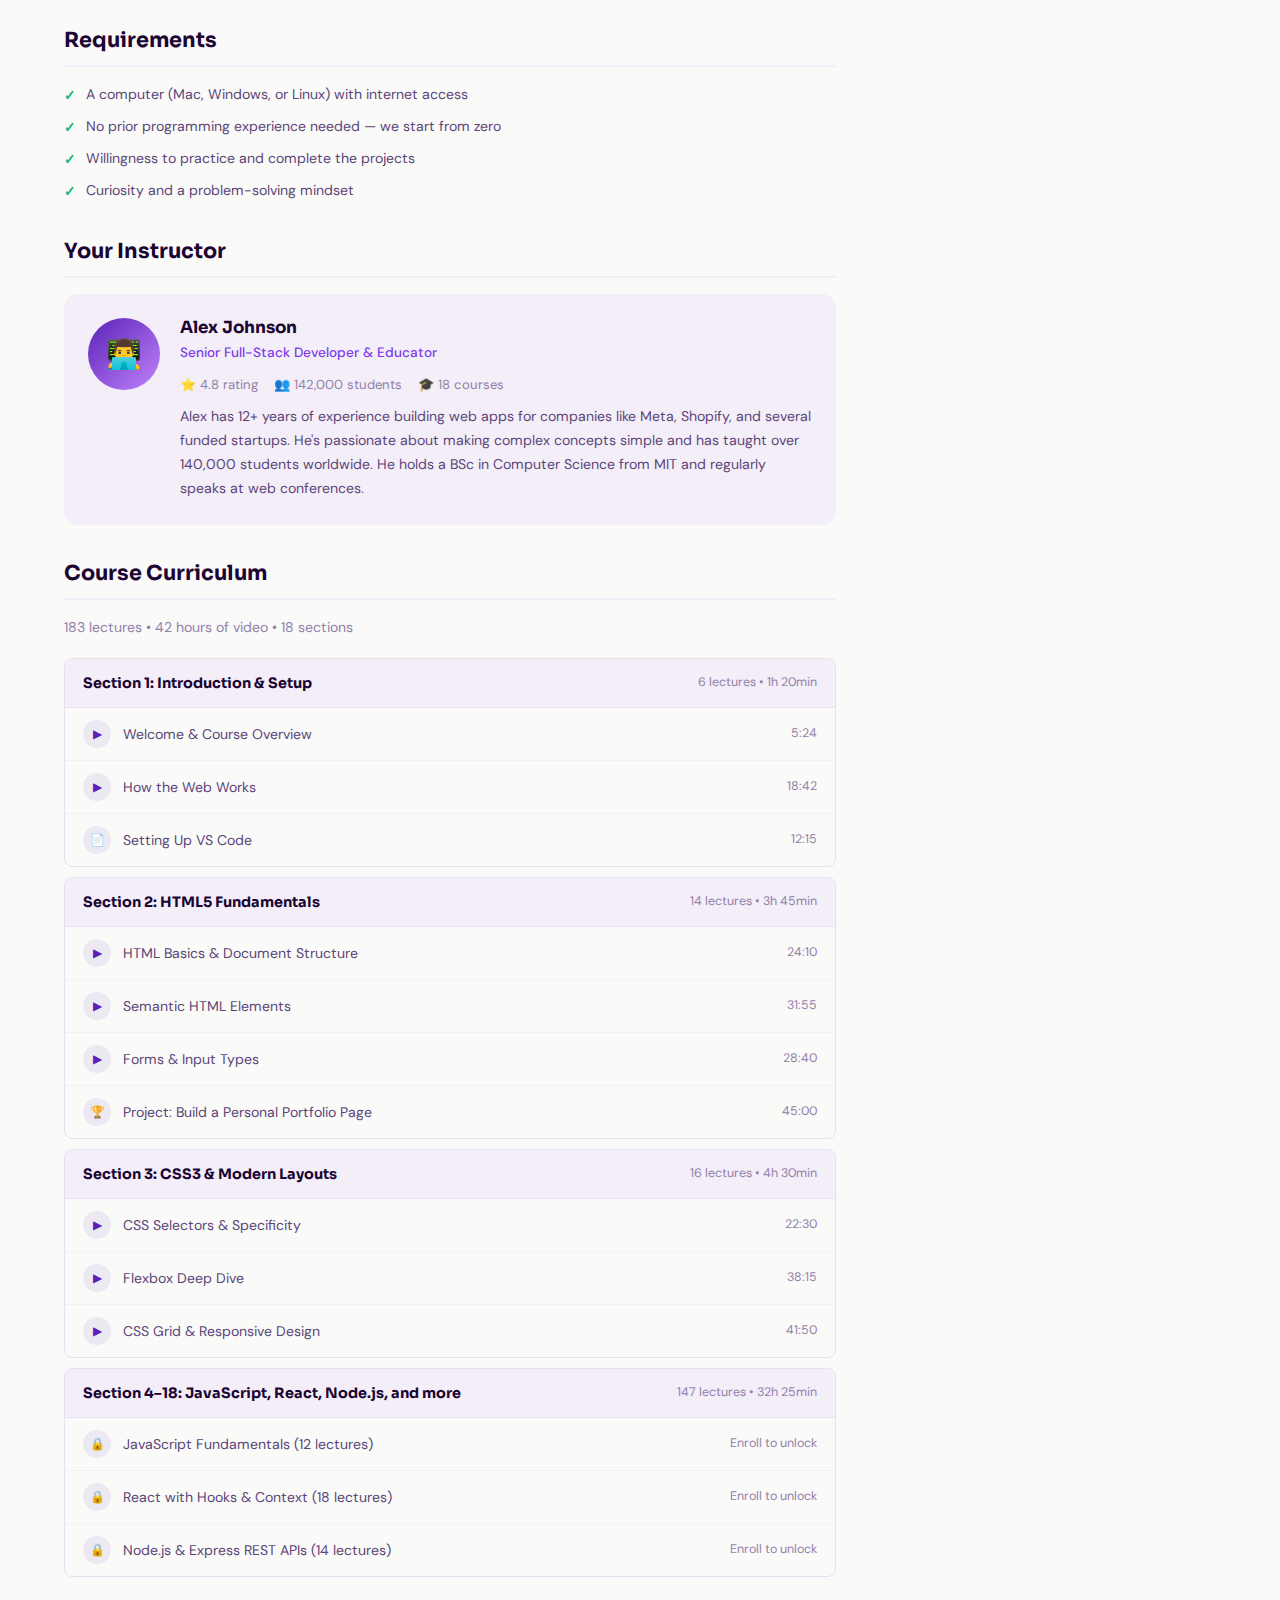
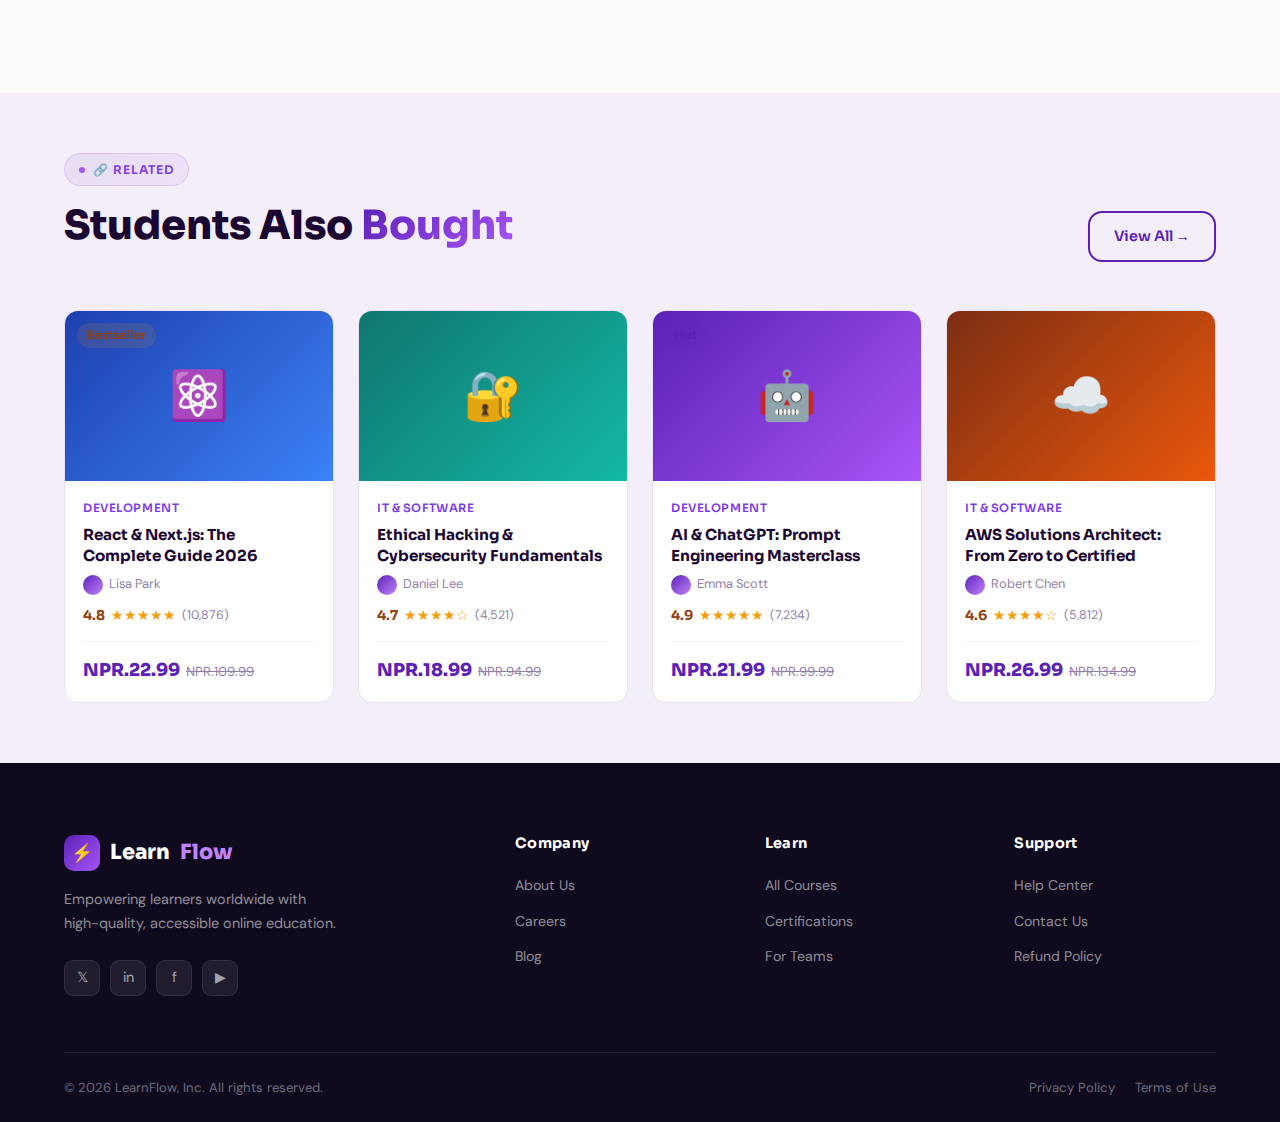
<file: course-details.html>
<!doctype html>
<html lang="en">
  <head>
    <meta charset="UTF-8" />
    <meta name="viewport" content="width=device-width, initial-scale=1.0" />
    <title>Web Developer Bootcamp — LearnFlow</title>
    <link rel="stylesheet" href="style.css" />
  </head>
  <body>
    <!-- NAVBAR -->
    <nav class="navbar">
      <div class="container">
        <div class="nav-inner">
          <a href="index.html" class="nav-logo">
            <div class="logo-icon">⚡</div>
            Learn<span>Flow</span>
          </a>
          <div class="nav-categories">
            <a href="#">Categories <span class="arrow">▾</span></a>
            <div class="dropdown-menu">
              <a href="courses.html"
                ><div class="cat-icon">💻</div>
                Development</a
              >
              <a href="courses.html"
                ><div class="cat-icon">📊</div>
                Business</a
              >
              <a href="courses.html"
                ><div class="cat-icon">🎨</div>
                Design</a
              >
              <a href="courses.html"
                ><div class="cat-icon">📣</div>
                Marketing</a
              >
            </div>
          </div>
          <div class="nav-search">
            <div class="search-input-wrap">
              <span class="search-icon">🔍</span>
              <input type="text" placeholder="Search for courses..." />
            </div>
          </div>
          <div class="nav-links">
            <a href="index.html">Home</a>
            <a href="courses.html">Courses</a>
            <a href="services.html">Services</a>
          </div>
          <div class="nav-actions">
            <a href="cart.html" class="cart-icon"
              >🛒<span class="cart-badge">2</span></a
            >
            <a href="#" class="btn btn-outline btn-sm">Log In</a>
            <a href="#" class="btn btn-primary btn-sm">Sign Up</a>
          </div>
          <div class="hamburger"><span></span><span></span><span></span></div>
        </div>
      </div>
    </nav>

    <!-- PAGE HEADER -->
    <div class="page-header">
      <div class="container">
        <div class="page-header-inner">
          <div class="course-tags" style="margin-bottom: 12px">
            <span class="badge badge-purple">Development</span>
            <span class="badge badge-gold">Bestseller</span>
          </div>
          <h1>The Complete Web Developer Bootcamp 2026</h1>
          <p
            style="
              color: rgba(255, 255, 255, 0.72);
              margin-top: 10px;
              font-size: 1rem;
              max-width: 700px;
            "
          >
            Master HTML, CSS, JavaScript, React, Node.js, MongoDB and more.
            Build real-world projects and land your first developer job.
          </p>
          <div
            style="
              display: flex;
              align-items: center;
              gap: 20px;
              margin-top: 16px;
              flex-wrap: wrap;
            "
          >
            <div style="display: flex; align-items: center; gap: 6px">
              <span style="color: var(--gold); font-weight: 700">4.8</span>
              <div class="stars">★★★★★</div>
              <span style="color: rgba(255, 255, 255, 0.5); font-size: 0.82rem"
                >(12,432 ratings)</span
              >
            </div>
            <span style="color: rgba(255, 255, 255, 0.5); font-size: 0.82rem"
              >👥 48,210 students enrolled</span
            >
            <span style="color: rgba(255, 255, 255, 0.5); font-size: 0.82rem"
              >🕒 Last updated Nov 2026</span
            >
          </div>
          <div class="breadcrumb">
            <a href="index.html">Home</a>
            <span class="sep">›</span>
            <a href="courses.html">Courses</a>
            <span class="sep">›</span>
            <span class="current">Web Developer Bootcamp</span>
          </div>
        </div>
      </div>
    </div>

    <!-- COURSE DETAILS LAYOUT -->
    <div class="container">
      <div class="course-details-layout">
        <!-- LEFT: MAIN CONTENT -->
        <div class="course-main">
          <!-- Preview image -->
          <div class="course-hero-img">
            💻
            <span class="play-btn">▶ Preview Course</span>
          </div>

          <!-- What you'll learn -->
          <div class="detail-section">
            <h2>What You'll Learn</h2>
            <div class="learning-grid">
              <div class="learning-item">
                Build fully functional web applications from scratch
              </div>
              <div class="learning-item">
                Master HTML5, CSS3 and modern JavaScript (ES6+)
              </div>
              <div class="learning-item">
                Build React apps with hooks, context and Redux
              </div>
              <div class="learning-item">
                Create RESTful APIs with Node.js and Express
              </div>
              <div class="learning-item">
                Work with MongoDB and SQL databases
              </div>
              <div class="learning-item">
                Deploy apps to AWS, Heroku and Netlify
              </div>
              <div class="learning-item">
                Implement authentication and security best practices
              </div>
              <div class="learning-item">
                Use Git, GitHub and agile workflows
              </div>
              <div class="learning-item">
                Write clean, professional-grade code
              </div>
              <div class="learning-item">
                Prepare for technical interviews effectively
              </div>
            </div>
          </div>

          <!-- Description -->
          <div class="detail-section">
            <h2>Course Description</h2>
            <p class="course-description">
              Welcome to the most comprehensive web development bootcamp
              available online. Whether you're a complete beginner or an
              experienced developer looking to upgrade your skills, this course
              has everything you need to become a full-stack web developer.
              <br /><br />
              We'll start from the very basics — how the internet works, what
              browsers do, and how HTML creates structure. Then we'll dive into
              CSS for styling beautiful interfaces, and JavaScript to bring your
              pages to life. By the end of the frontend section, you'll be
              building dynamic, responsive websites that work on any device.
              <br /><br />
              In the backend section, we cover Node.js, Express, REST APIs, and
              databases. You'll learn how real applications handle users, data,
              and security. Finally, we tie everything together with React on
              the frontend — the most in-demand framework in the industry.
              <br /><br />
              Every section includes hands-on projects, coding challenges, and
              quizzes. By course end, you'll have a portfolio of 10+ real-world
              projects ready to show employers.
            </p>
          </div>

          <!-- Requirements -->
          <div class="detail-section">
            <h2>Requirements</h2>
            <div style="display: flex; flex-direction: column; gap: 8px">
              <div class="learning-item">
                A computer (Mac, Windows, or Linux) with internet access
              </div>
              <div class="learning-item">
                No prior programming experience needed — we start from zero
              </div>
              <div class="learning-item">
                Willingness to practice and complete the projects
              </div>
              <div class="learning-item">
                Curiosity and a problem-solving mindset
              </div>
            </div>
          </div>

          <!-- Instructor -->
          <div class="detail-section">
            <h2>Your Instructor</h2>
            <div class="instructor-card">
              <div class="instructor-avatar">👨‍💻</div>
              <div class="instructor-details">
                <h4>Alex Johnson</h4>
                <div class="role">Senior Full-Stack Developer & Educator</div>
                <div class="instructor-meta">
                  <span>⭐ 4.8 rating</span>
                  <span>👥 142,000 students</span>
                  <span>🎓 18 courses</span>
                </div>
                <p class="instructor-bio">
                  Alex has 12+ years of experience building web apps for
                  companies like Meta, Shopify, and several funded startups.
                  He's passionate about making complex concepts simple and has
                  taught over 140,000 students worldwide. He holds a BSc in
                  Computer Science from MIT and regularly speaks at web
                  conferences.
                </p>
              </div>
            </div>
          </div>

          <!-- Curriculum -->
          <div class="detail-section">
            <h2>Course Curriculum</h2>
            <p
              style="
                font-size: 0.88rem;
                color: var(--text-muted);
                margin-bottom: 20px;
              "
            >
              183 lectures • 42 hours of video • 18 sections
            </p>

            <div class="curriculum-list">
              <div class="curriculum-section">
                <div class="curriculum-section-header">
                  <h5>Section 1: Introduction & Setup</h5>
                  <div class="curriculum-meta">6 lectures • 1h 20min</div>
                </div>
                <div class="curriculum-lessons">
                  <div class="lesson-item">
                    <div class="lesson-icon">▶</div>
                    <span class="lesson-title">Welcome & Course Overview</span>
                    <span class="lesson-duration">5:24</span>
                  </div>
                  <div class="lesson-item">
                    <div class="lesson-icon">▶</div>
                    <span class="lesson-title">How the Web Works</span>
                    <span class="lesson-duration">18:42</span>
                  </div>
                  <div class="lesson-item">
                    <div class="lesson-icon">📄</div>
                    <span class="lesson-title">Setting Up VS Code</span>
                    <span class="lesson-duration">12:15</span>
                  </div>
                </div>
              </div>

              <div class="curriculum-section">
                <div class="curriculum-section-header">
                  <h5>Section 2: HTML5 Fundamentals</h5>
                  <div class="curriculum-meta">14 lectures • 3h 45min</div>
                </div>
                <div class="curriculum-lessons">
                  <div class="lesson-item">
                    <div class="lesson-icon">▶</div>
                    <span class="lesson-title"
                      >HTML Basics & Document Structure</span
                    >
                    <span class="lesson-duration">24:10</span>
                  </div>
                  <div class="lesson-item">
                    <div class="lesson-icon">▶</div>
                    <span class="lesson-title">Semantic HTML Elements</span>
                    <span class="lesson-duration">31:55</span>
                  </div>
                  <div class="lesson-item">
                    <div class="lesson-icon">▶</div>
                    <span class="lesson-title">Forms & Input Types</span>
                    <span class="lesson-duration">28:40</span>
                  </div>
                  <div class="lesson-item">
                    <div class="lesson-icon">🏆</div>
                    <span class="lesson-title"
                      >Project: Build a Personal Portfolio Page</span
                    >
                    <span class="lesson-duration">45:00</span>
                  </div>
                </div>
              </div>

              <div class="curriculum-section">
                <div class="curriculum-section-header">
                  <h5>Section 3: CSS3 & Modern Layouts</h5>
                  <div class="curriculum-meta">16 lectures • 4h 30min</div>
                </div>
                <div class="curriculum-lessons">
                  <div class="lesson-item">
                    <div class="lesson-icon">▶</div>
                    <span class="lesson-title"
                      >CSS Selectors & Specificity</span
                    >
                    <span class="lesson-duration">22:30</span>
                  </div>
                  <div class="lesson-item">
                    <div class="lesson-icon">▶</div>
                    <span class="lesson-title">Flexbox Deep Dive</span>
                    <span class="lesson-duration">38:15</span>
                  </div>
                  <div class="lesson-item">
                    <div class="lesson-icon">▶</div>
                    <span class="lesson-title"
                      >CSS Grid & Responsive Design</span
                    >
                    <span class="lesson-duration">41:50</span>
                  </div>
                </div>
              </div>

              <div class="curriculum-section">
                <div class="curriculum-section-header">
                  <h5>Section 4–18: JavaScript, React, Node.js, and more</h5>
                  <div class="curriculum-meta">147 lectures • 32h 25min</div>
                </div>
                <div class="curriculum-lessons">
                  <div class="lesson-item">
                    <div class="lesson-icon">🔒</div>
                    <span class="lesson-title"
                      >JavaScript Fundamentals (12 lectures)</span
                    >
                    <span class="lesson-duration">Enroll to unlock</span>
                  </div>
                  <div class="lesson-item">
                    <div class="lesson-icon">🔒</div>
                    <span class="lesson-title"
                      >React with Hooks & Context (18 lectures)</span
                    >
                    <span class="lesson-duration">Enroll to unlock</span>
                  </div>
                  <div class="lesson-item">
                    <div class="lesson-icon">🔒</div>
                    <span class="lesson-title"
                      >Node.js & Express REST APIs (14 lectures)</span
                    >
                    <span class="lesson-duration">Enroll to unlock</span>
                  </div>
                </div>
              </div>
            </div>
          </div>
        </div>

        <!-- RIGHT: PRICE BOX -->
        <aside>
          <div class="price-box">
            <div class="price-box-thumb">💻</div>
            <div class="price-box-body">
              <div class="price-main">
                <span class="now">NPR.19.99</span>
                <span class="was">NPR.99.99</span>
                <span class="discount">80% OFF</span>
              </div>
              <div class="price-timer">⏰ 2 days left at this price!</div>

              <div class="price-box-actions">
                <a href="cart.html" class="btn btn-primary">🛒 Add to Cart</a>
                <a href="#" class="btn btn-outline">⚡ Buy Now</a>
              </div>

              <div class="money-back">🛡️ 30-Day Money-Back Guarantee</div>

              <div class="course-includes">
                <h5>This course includes:</h5>
                <div class="include-item">
                  <span class="ico">🎬</span> 42 hours of on-demand video
                </div>
                <div class="include-item">
                  <span class="ico">📄</span> 23 downloadable resources
                </div>
                <div class="include-item">
                  <span class="ico">🏆</span> Certificate of completion
                </div>
                <div class="include-item">
                  <span class="ico">📱</span> Access on mobile & desktop
                </div>
                <div class="include-item">
                  <span class="ico">♾️</span> Full lifetime access
                </div>
                <div class="include-item">
                  <span class="ico">💬</span> Direct instructor Q&A
                </div>
                <div class="include-item">
                  <span class="ico">🌐</span> Subtitles in 10 languages
                </div>
              </div>

              <div
                style="
                  border-top: 1px solid var(--border-light);
                  padding-top: 16px;
                  margin-top: 16px;
                "
              >
                <p
                  style="
                    font-size: 0.8rem;
                    color: var(--text-muted);
                    margin-bottom: 10px;
                    font-weight: 600;
                  "
                >
                  Share this course:
                </p>
                <div style="display: flex; gap: 8px">
                  <a href="#" class="btn btn-outline btn-sm">𝕏 Twitter</a>
                  <a href="#" class="btn btn-outline btn-sm">in LinkedIn</a>
                  <a href="#" class="btn btn-outline btn-sm">🔗 Copy</a>
                </div>
              </div>
            </div>
          </div>
        </aside>
      </div>
    </div>

    <!-- RELATED COURSES -->
    <section style="background: var(--border-light); padding: 60px 0">
      <div class="container">
        <div class="section-header">
          <div class="section-header-left">
            <div class="section-tag">🔗 Related</div>
            <h2 class="section-title">Students Also <span>Bought</span></h2>
          </div>
          <a href="courses.html" class="btn btn-outline">View All →</a>
        </div>
        <div class="courses-grid">
          <div class="course-card">
            <div class="course-thumb">
              <div
                class="course-thumb-placeholder"
                style="background: linear-gradient(135deg, #1e40af, #3b82f6)"
              >
                ⚛️
              </div>
              <span class="course-badge badge badge-gold">Bestseller</span>
            </div>
            <div class="course-body">
              <div class="course-category">Development</div>
              <h3 class="course-title">
                React & Next.js: The Complete Guide 2026
              </h3>
              <div class="course-instructor">Lisa Park</div>
              <div class="course-rating">
                <span class="rating-num">4.8</span>
                <div class="stars">★★★★★</div>
                <span class="rating-count">(10,876)</span>
              </div>
              <div class="course-footer">
                <div class="course-price">
                  <span class="price-current">NPR.22.99</span
                  ><span class="price-original">NPR.109.99</span>
                </div>
              </div>
            </div>
          </div>
          <div class="course-card">
            <div class="course-thumb">
              <div
                class="course-thumb-placeholder"
                style="background: linear-gradient(135deg, #0f766e, #14b8a6)"
              >
                🔐
              </div>
            </div>
            <div class="course-body">
              <div class="course-category">IT & Software</div>
              <h3 class="course-title">
                Ethical Hacking & Cybersecurity Fundamentals
              </h3>
              <div class="course-instructor">Daniel Lee</div>
              <div class="course-rating">
                <span class="rating-num">4.7</span>
                <div class="stars">★★★★☆</div>
                <span class="rating-count">(4,521)</span>
              </div>
              <div class="course-footer">
                <div class="course-price">
                  <span class="price-current">NPR.18.99</span
                  ><span class="price-original">NPR.94.99</span>
                </div>
              </div>
            </div>
          </div>
          <div class="course-card">
            <div class="course-thumb">
              <div
                class="course-thumb-placeholder"
                style="background: linear-gradient(135deg, #5b21b6, #a855f7)"
              >
                🤖
              </div>
              <span class="course-badge badge badge-purple">Hot</span>
            </div>
            <div class="course-body">
              <div class="course-category">Development</div>
              <h3 class="course-title">
                AI & ChatGPT: Prompt Engineering Masterclass
              </h3>
              <div class="course-instructor">Emma Scott</div>
              <div class="course-rating">
                <span class="rating-num">4.9</span>
                <div class="stars">★★★★★</div>
                <span class="rating-count">(7,234)</span>
              </div>
              <div class="course-footer">
                <div class="course-price">
                  <span class="price-current">NPR.21.99</span
                  ><span class="price-original">NPR.99.99</span>
                </div>
              </div>
            </div>
          </div>
          <div class="course-card">
            <div class="course-thumb">
              <div
                class="course-thumb-placeholder"
                style="background: linear-gradient(135deg, #7c2d12, #ea580c)"
              >
                ☁️
              </div>
            </div>
            <div class="course-body">
              <div class="course-category">IT & Software</div>
              <h3 class="course-title">
                AWS Solutions Architect: From Zero to Certified
              </h3>
              <div class="course-instructor">Robert Chen</div>
              <div class="course-rating">
                <span class="rating-num">4.6</span>
                <div class="stars">★★★★☆</div>
                <span class="rating-count">(5,812)</span>
              </div>
              <div class="course-footer">
                <div class="course-price">
                  <span class="price-current">NPR.26.99</span
                  ><span class="price-original">NPR.134.99</span>
                </div>
              </div>
            </div>
          </div>
        </div>
      </div>
    </section>

    <!-- FOOTER -->
    <footer>
      <div class="container">
        <div class="footer-grid">
          <div class="footer-brand">
            <div class="nav-logo">
              <div class="logo-icon">⚡</div>
              Learn<span style="color: var(--accent)">Flow</span>
            </div>
            <p>
              Empowering learners worldwide with high-quality, accessible online
              education.
            </p>
            <div class="social-links">
              <a href="#" class="social-link">𝕏</a>
              <a href="#" class="social-link">in</a>
              <a href="#" class="social-link">f</a>
              <a href="#" class="social-link">▶</a>
            </div>
          </div>
          <div class="footer-col">
            <h4>Company</h4>
            <ul>
              <li><a href="#">About Us</a></li>
              <li><a href="#">Careers</a></li>
              <li><a href="#">Blog</a></li>
            </ul>
          </div>
          <div class="footer-col">
            <h4>Learn</h4>
            <ul>
              <li><a href="courses.html">All Courses</a></li>
              <li><a href="#">Certifications</a></li>
              <li><a href="#">For Teams</a></li>
            </ul>
          </div>
          <div class="footer-col">
            <h4>Support</h4>
            <ul>
              <li><a href="#">Help Center</a></li>
              <li><a href="#">Contact Us</a></li>
              <li><a href="#">Refund Policy</a></li>
            </ul>
          </div>
        </div>
        <div class="footer-bottom">
          <p>© 2026 LearnFlow, Inc. All rights reserved.</p>
          <div class="footer-bottom-links">
            <a href="#">Privacy Policy</a><a href="#">Terms of Use</a>
          </div>
        </div>
      </div>
    </footer>
  </body>
</html>
</file>
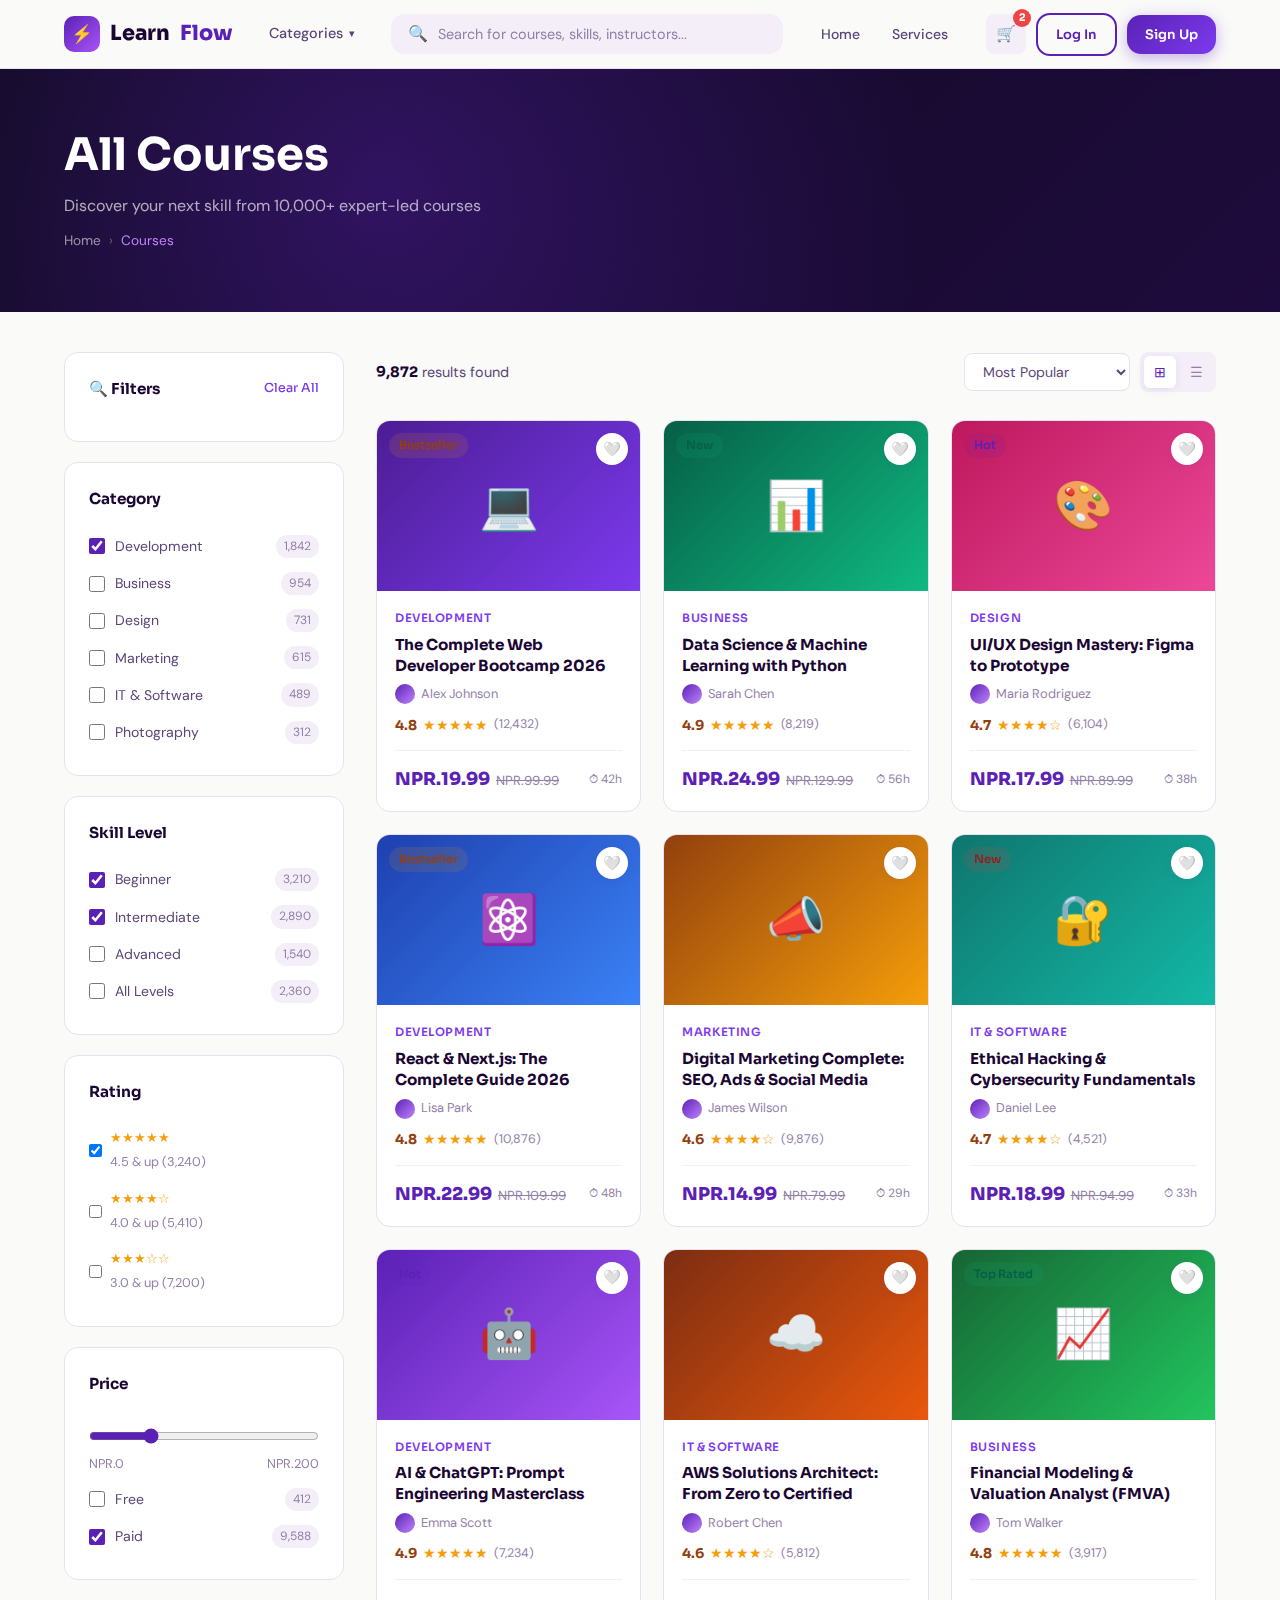
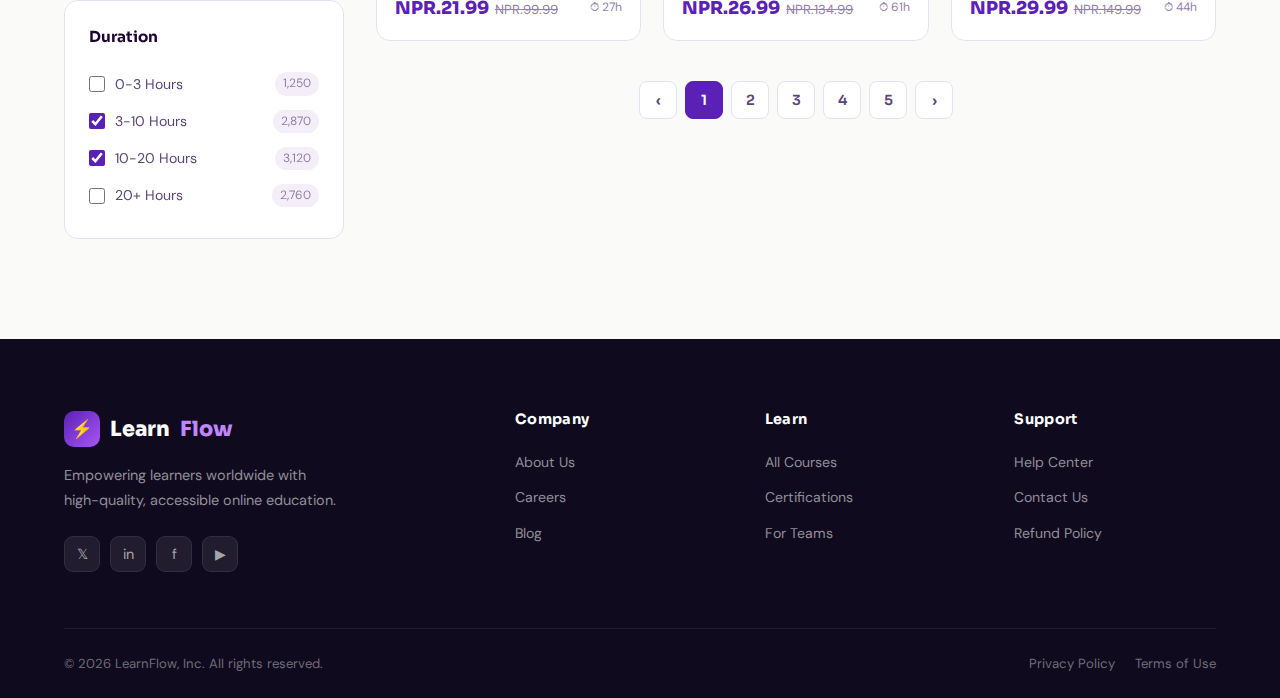
<file: courses.html>
<!doctype html>
<html lang="en">
  <head>
    <meta charset="UTF-8" />
    <meta name="viewport" content="width=device-width, initial-scale=1.0" />
    <title>Courses — LearnFlow</title>
    <link rel="stylesheet" href="style.css" />
  </head>
  <body>
    <!-- NAVBAR -->
    <nav class="navbar">
      <div class="container">
        <div class="nav-inner">
          <a href="index.html" class="nav-logo">
            <div class="logo-icon">⚡</div>
            Learn<span>Flow</span>
          </a>
          <div class="nav-categories">
            <a href="#">Categories <span class="arrow">▾</span></a>
            <div class="dropdown-menu">
              <a href="#"
                ><div class="cat-icon">💻</div>
                Development</a
              >
              <a href="#"
                ><div class="cat-icon">📊</div>
                Business</a
              >
              <a href="#"
                ><div class="cat-icon">🎨</div>
                Design</a
              >
              <a href="#"
                ><div class="cat-icon">📣</div>
                Marketing</a
              >
              <a href="#"
                ><div class="cat-icon">🔧</div>
                IT & Software</a
              >
            </div>
          </div>
          <div class="nav-search">
            <div class="search-input-wrap">
              <span class="search-icon">🔍</span>
              <input
                type="text"
                placeholder="Search for courses, skills, instructors..."
              />
            </div>
          </div>
          <div class="nav-links">
            <a href="index.html">Home</a>
            <a href="services.html">Services</a>
          </div>
          <div class="nav-actions">
            <a href="cart.html" class="cart-icon"
              >🛒<span class="cart-badge">2</span></a
            >
            <a href="#" class="btn btn-outline btn-sm">Log In</a>
            <a href="#" class="btn btn-primary btn-sm">Sign Up</a>
          </div>
          <div class="hamburger"><span></span><span></span><span></span></div>
        </div>
      </div>
    </nav>

    <!-- PAGE HEADER -->
    <div class="page-header">
      <div class="container">
        <div class="page-header-inner">
          <h1>All Courses</h1>
          <p
            style="
              color: rgba(255, 255, 255, 0.65);
              margin-top: 8px;
              font-size: 1rem;
            "
          >
            Discover your next skill from 10,000+ expert-led courses
          </p>
          <div class="breadcrumb">
            <a href="index.html">Home</a>
            <span class="sep">›</span>
            <span class="current">Courses</span>
          </div>
        </div>
      </div>
    </div>

    <!-- COURSES LAYOUT -->
    <div class="container">
      <div class="courses-page-layout">
        <!-- FILTER SIDEBAR -->
        <aside class="filter-sidebar">
          <div class="filter-card">
            <div class="filter-title">
              🔍 Filters
              <span class="clear">Clear All</span>
            </div>
          </div>

          <div class="filter-card">
            <div class="filter-title">Category</div>
            <div class="filter-option">
              <input type="checkbox" id="dev" checked />
              <label for="dev"
                >Development <span class="filter-count">1,842</span></label
              >
            </div>
            <div class="filter-option">
              <input type="checkbox" id="biz" />
              <label for="biz"
                >Business <span class="filter-count">954</span></label
              >
            </div>
            <div class="filter-option">
              <input type="checkbox" id="design" />
              <label for="design"
                >Design <span class="filter-count">731</span></label
              >
            </div>
            <div class="filter-option">
              <input type="checkbox" id="mkt" />
              <label for="mkt"
                >Marketing <span class="filter-count">615</span></label
              >
            </div>
            <div class="filter-option">
              <input type="checkbox" id="it" />
              <label for="it"
                >IT & Software <span class="filter-count">489</span></label
              >
            </div>
            <div class="filter-option">
              <input type="checkbox" id="photo" />
              <label for="photo"
                >Photography <span class="filter-count">312</span></label
              >
            </div>
          </div>

          <div class="filter-card">
            <div class="filter-title">Skill Level</div>
            <div class="filter-option">
              <input type="checkbox" id="beginner" checked />
              <label for="beginner"
                >Beginner <span class="filter-count">3,210</span></label
              >
            </div>
            <div class="filter-option">
              <input type="checkbox" id="intermediate" checked />
              <label for="intermediate"
                >Intermediate <span class="filter-count">2,890</span></label
              >
            </div>
            <div class="filter-option">
              <input type="checkbox" id="advanced" />
              <label for="advanced"
                >Advanced <span class="filter-count">1,540</span></label
              >
            </div>
            <div class="filter-option">
              <input type="checkbox" id="all-levels" />
              <label for="all-levels"
                >All Levels <span class="filter-count">2,360</span></label
              >
            </div>
          </div>

          <div class="filter-card">
            <div class="filter-title">Rating</div>
            <div class="rating-filter">
              <input type="checkbox" id="r4half" checked />
              <label for="r4half">
                <div class="stars" style="font-size: 0.82rem">★★★★★</div>
                <span style="font-size: 0.8rem; color: var(--text-muted)"
                  >4.5 & up (3,240)</span
                >
              </label>
            </div>
            <div class="rating-filter">
              <input type="checkbox" id="r4" />
              <label for="r4">
                <div class="stars" style="font-size: 0.82rem">★★★★☆</div>
                <span style="font-size: 0.8rem; color: var(--text-muted)"
                  >4.0 & up (5,410)</span
                >
              </label>
            </div>
            <div class="rating-filter">
              <input type="checkbox" id="r3" />
              <label for="r3">
                <div class="stars" style="font-size: 0.82rem">★★★☆☆</div>
                <span style="font-size: 0.8rem; color: var(--text-muted)"
                  >3.0 & up (7,200)</span
                >
              </label>
            </div>
          </div>

          <div class="filter-card">
            <div class="filter-title">Price</div>
            <div class="price-range">
              <input type="range" min="0" max="200" value="50" />
              <div class="price-range-labels">
                <span>NPR.0</span>
                <span>NPR.200</span>
              </div>
            </div>
            <div class="filter-option">
              <input type="checkbox" id="free" />
              <label for="free"
                >Free <span class="filter-count">412</span></label
              >
            </div>
            <div class="filter-option">
              <input type="checkbox" id="paid" checked />
              <label for="paid"
                >Paid <span class="filter-count">9,588</span></label
              >
            </div>
          </div>

          <div class="filter-card">
            <div class="filter-title">Duration</div>
            <div class="filter-option">
              <input type="checkbox" id="d1" />
              <label for="d1"
                >0-3 Hours <span class="filter-count">1,250</span></label
              >
            </div>
            <div class="filter-option">
              <input type="checkbox" id="d2" checked />
              <label for="d2"
                >3-10 Hours <span class="filter-count">2,870</span></label
              >
            </div>
            <div class="filter-option">
              <input type="checkbox" id="d3" checked />
              <label for="d3"
                >10-20 Hours <span class="filter-count">3,120</span></label
              >
            </div>
            <div class="filter-option">
              <input type="checkbox" id="d4" />
              <label for="d4"
                >20+ Hours <span class="filter-count">2,760</span></label
              >
            </div>
          </div>
        </aside>

        <!-- COURSES MAIN -->
        <main class="courses-main">
          <div class="courses-toolbar">
            <div class="courses-count">
              <strong>9,872</strong> results found
            </div>
            <div class="toolbar-actions">
              <select class="sort-select">
                <option>Most Popular</option>
                <option>Highest Rated</option>
                <option>Newest First</option>
                <option>Price: Low to High</option>
                <option>Price: High to Low</option>
              </select>
              <div class="view-toggle">
                <div class="view-btn active">⊞</div>
                <div class="view-btn">☰</div>
              </div>
            </div>
          </div>

          <div class="courses-grid-main">
            <div class="course-card">
              <div class="course-thumb">
                <div
                  class="course-thumb-placeholder"
                  style="background: linear-gradient(135deg, #4c1d95, #7c3aed)"
                >
                  💻
                </div>
                <span class="course-badge badge badge-gold">Bestseller</span>
                <div class="course-wishlist">🤍</div>
              </div>
              <div class="course-body">
                <div class="course-category">Development</div>
                <a href="course-details.html"
                  ><h3 class="course-title">
                    The Complete Web Developer Bootcamp 2026
                  </h3></a
                >
                <div class="course-instructor">Alex Johnson</div>
                <div class="course-rating">
                  <span class="rating-num">4.8</span>
                  <div class="stars">★★★★★</div>
                  <span class="rating-count">(12,432)</span>
                </div>
                <div class="course-footer">
                  <div class="course-price">
                    <span class="price-current">NPR.19.99</span>
                    <span class="price-original">NPR.99.99</span>
                  </div>
                  <div class="course-meta-info">
                    <span class="meta-chip">⏱ 42h</span>
                  </div>
                </div>
              </div>
            </div>

            <div class="course-card">
              <div class="course-thumb">
                <div
                  class="course-thumb-placeholder"
                  style="background: linear-gradient(135deg, #065f46, #10b981)"
                >
                  📊
                </div>
                <span class="course-badge badge badge-green">New</span>
                <div class="course-wishlist">🤍</div>
              </div>
              <div class="course-body">
                <div class="course-category">Business</div>
                <a href="course-details.html"
                  ><h3 class="course-title">
                    Data Science & Machine Learning with Python
                  </h3></a
                >
                <div class="course-instructor">Sarah Chen</div>
                <div class="course-rating">
                  <span class="rating-num">4.9</span>
                  <div class="stars">★★★★★</div>
                  <span class="rating-count">(8,219)</span>
                </div>
                <div class="course-footer">
                  <div class="course-price">
                    <span class="price-current">NPR.24.99</span>
                    <span class="price-original">NPR.129.99</span>
                  </div>
                  <div class="course-meta-info">
                    <span class="meta-chip">⏱ 56h</span>
                  </div>
                </div>
              </div>
            </div>

            <div class="course-card">
              <div class="course-thumb">
                <div
                  class="course-thumb-placeholder"
                  style="background: linear-gradient(135deg, #be185d, #ec4899)"
                >
                  🎨
                </div>
                <span class="course-badge badge badge-purple">Hot</span>
                <div class="course-wishlist">🤍</div>
              </div>
              <div class="course-body">
                <div class="course-category">Design</div>
                <a href="course-details.html"
                  ><h3 class="course-title">
                    UI/UX Design Mastery: Figma to Prototype
                  </h3></a
                >
                <div class="course-instructor">Maria Rodriguez</div>
                <div class="course-rating">
                  <span class="rating-num">4.7</span>
                  <div class="stars">★★★★☆</div>
                  <span class="rating-count">(6,104)</span>
                </div>
                <div class="course-footer">
                  <div class="course-price">
                    <span class="price-current">NPR.17.99</span>
                    <span class="price-original">NPR.89.99</span>
                  </div>
                  <div class="course-meta-info">
                    <span class="meta-chip">⏱ 38h</span>
                  </div>
                </div>
              </div>
            </div>

            <div class="course-card">
              <div class="course-thumb">
                <div
                  class="course-thumb-placeholder"
                  style="background: linear-gradient(135deg, #1e40af, #3b82f6)"
                >
                  ⚛️
                </div>
                <span class="course-badge badge badge-gold">Bestseller</span>
                <div class="course-wishlist">🤍</div>
              </div>
              <div class="course-body">
                <div class="course-category">Development</div>
                <a href="course-details.html"
                  ><h3 class="course-title">
                    React & Next.js: The Complete Guide 2026
                  </h3></a
                >
                <div class="course-instructor">Lisa Park</div>
                <div class="course-rating">
                  <span class="rating-num">4.8</span>
                  <div class="stars">★★★★★</div>
                  <span class="rating-count">(10,876)</span>
                </div>
                <div class="course-footer">
                  <div class="course-price">
                    <span class="price-current">NPR.22.99</span>
                    <span class="price-original">NPR.109.99</span>
                  </div>
                  <div class="course-meta-info">
                    <span class="meta-chip">⏱ 48h</span>
                  </div>
                </div>
              </div>
            </div>

            <div class="course-card">
              <div class="course-thumb">
                <div
                  class="course-thumb-placeholder"
                  style="background: linear-gradient(135deg, #92400e, #f59e0b)"
                >
                  📣
                </div>
                <div class="course-wishlist">🤍</div>
              </div>
              <div class="course-body">
                <div class="course-category">Marketing</div>
                <a href="course-details.html"
                  ><h3 class="course-title">
                    Digital Marketing Complete: SEO, Ads & Social Media
                  </h3></a
                >
                <div class="course-instructor">James Wilson</div>
                <div class="course-rating">
                  <span class="rating-num">4.6</span>
                  <div class="stars">★★★★☆</div>
                  <span class="rating-count">(9,876)</span>
                </div>
                <div class="course-footer">
                  <div class="course-price">
                    <span class="price-current">NPR.14.99</span>
                    <span class="price-original">NPR.79.99</span>
                  </div>
                  <div class="course-meta-info">
                    <span class="meta-chip">⏱ 29h</span>
                  </div>
                </div>
              </div>
            </div>

            <div class="course-card">
              <div class="course-thumb">
                <div
                  class="course-thumb-placeholder"
                  style="background: linear-gradient(135deg, #0f766e, #14b8a6)"
                >
                  🔐
                </div>
                <span class="course-badge badge badge-red">New</span>
                <div class="course-wishlist">🤍</div>
              </div>
              <div class="course-body">
                <div class="course-category">IT & Software</div>
                <a href="course-details.html"
                  ><h3 class="course-title">
                    Ethical Hacking & Cybersecurity Fundamentals
                  </h3></a
                >
                <div class="course-instructor">Daniel Lee</div>
                <div class="course-rating">
                  <span class="rating-num">4.7</span>
                  <div class="stars">★★★★☆</div>
                  <span class="rating-count">(4,521)</span>
                </div>
                <div class="course-footer">
                  <div class="course-price">
                    <span class="price-current">NPR.18.99</span>
                    <span class="price-original">NPR.94.99</span>
                  </div>
                  <div class="course-meta-info">
                    <span class="meta-chip">⏱ 33h</span>
                  </div>
                </div>
              </div>
            </div>

            <div class="course-card">
              <div class="course-thumb">
                <div
                  class="course-thumb-placeholder"
                  style="background: linear-gradient(135deg, #5b21b6, #a855f7)"
                >
                  🤖
                </div>
                <span class="course-badge badge badge-purple">Hot</span>
                <div class="course-wishlist">🤍</div>
              </div>
              <div class="course-body">
                <div class="course-category">Development</div>
                <a href="course-details.html"
                  ><h3 class="course-title">
                    AI & ChatGPT: Prompt Engineering Masterclass
                  </h3></a
                >
                <div class="course-instructor">Emma Scott</div>
                <div class="course-rating">
                  <span class="rating-num">4.9</span>
                  <div class="stars">★★★★★</div>
                  <span class="rating-count">(7,234)</span>
                </div>
                <div class="course-footer">
                  <div class="course-price">
                    <span class="price-current">NPR.21.99</span>
                    <span class="price-original">NPR.99.99</span>
                  </div>
                  <div class="course-meta-info">
                    <span class="meta-chip">⏱ 27h</span>
                  </div>
                </div>
              </div>
            </div>

            <div class="course-card">
              <div class="course-thumb">
                <div
                  class="course-thumb-placeholder"
                  style="background: linear-gradient(135deg, #7c2d12, #ea580c)"
                >
                  ☁️
                </div>
                <div class="course-wishlist">🤍</div>
              </div>
              <div class="course-body">
                <div class="course-category">IT & Software</div>
                <a href="course-details.html"
                  ><h3 class="course-title">
                    AWS Solutions Architect: From Zero to Certified
                  </h3></a
                >
                <div class="course-instructor">Robert Chen</div>
                <div class="course-rating">
                  <span class="rating-num">4.6</span>
                  <div class="stars">★★★★☆</div>
                  <span class="rating-count">(5,812)</span>
                </div>
                <div class="course-footer">
                  <div class="course-price">
                    <span class="price-current">NPR.26.99</span>
                    <span class="price-original">NPR.134.99</span>
                  </div>
                  <div class="course-meta-info">
                    <span class="meta-chip">⏱ 61h</span>
                  </div>
                </div>
              </div>
            </div>

            <div class="course-card">
              <div class="course-thumb">
                <div
                  class="course-thumb-placeholder"
                  style="background: linear-gradient(135deg, #166534, #22c55e)"
                >
                  📈
                </div>
                <span class="course-badge badge badge-green">Top Rated</span>
                <div class="course-wishlist">🤍</div>
              </div>
              <div class="course-body">
                <div class="course-category">Business</div>
                <a href="course-details.html"
                  ><h3 class="course-title">
                    Financial Modeling & Valuation Analyst (FMVA)
                  </h3></a
                >
                <div class="course-instructor">Tom Walker</div>
                <div class="course-rating">
                  <span class="rating-num">4.8</span>
                  <div class="stars">★★★★★</div>
                  <span class="rating-count">(3,917)</span>
                </div>
                <div class="course-footer">
                  <div class="course-price">
                    <span class="price-current">NPR.29.99</span>
                    <span class="price-original">NPR.149.99</span>
                  </div>
                  <div class="course-meta-info">
                    <span class="meta-chip">⏱ 44h</span>
                  </div>
                </div>
              </div>
            </div>
          </div>

          <!-- PAGINATION -->
          <div class="pagination">
            <div class="page-btn">‹</div>
            <div class="page-btn active">1</div>
            <div class="page-btn">2</div>
            <div class="page-btn">3</div>
            <div class="page-btn">4</div>
            <div class="page-btn">5</div>
            <div class="page-btn">›</div>
          </div>
        </main>
      </div>
    </div>

    <!-- FOOTER -->
    <footer>
      <div class="container">
        <div class="footer-grid">
          <div class="footer-brand">
            <div class="nav-logo">
              <div class="logo-icon">⚡</div>
              Learn<span style="color: var(--accent)">Flow</span>
            </div>
            <p>
              Empowering learners worldwide with high-quality, accessible online
              education.
            </p>
            <div class="social-links">
              <a href="#" class="social-link">𝕏</a>
              <a href="#" class="social-link">in</a>
              <a href="#" class="social-link">f</a>
              <a href="#" class="social-link">▶</a>
            </div>
          </div>
          <div class="footer-col">
            <h4>Company</h4>
            <ul>
              <li><a href="#">About Us</a></li>
              <li><a href="#">Careers</a></li>
              <li><a href="#">Blog</a></li>
            </ul>
          </div>
          <div class="footer-col">
            <h4>Learn</h4>
            <ul>
              <li><a href="courses.html">All Courses</a></li>
              <li><a href="#">Certifications</a></li>
              <li><a href="#">For Teams</a></li>
            </ul>
          </div>
          <div class="footer-col">
            <h4>Support</h4>
            <ul>
              <li><a href="#">Help Center</a></li>
              <li><a href="#">Contact Us</a></li>
              <li><a href="#">Refund Policy</a></li>
            </ul>
          </div>
        </div>
        <div class="footer-bottom">
          <p>© 2026 LearnFlow, Inc. All rights reserved.</p>
          <div class="footer-bottom-links">
            <a href="#">Privacy Policy</a>
            <a href="#">Terms of Use</a>
          </div>
        </div>
      </div>
    </footer>
  </body>
</html>
</file>
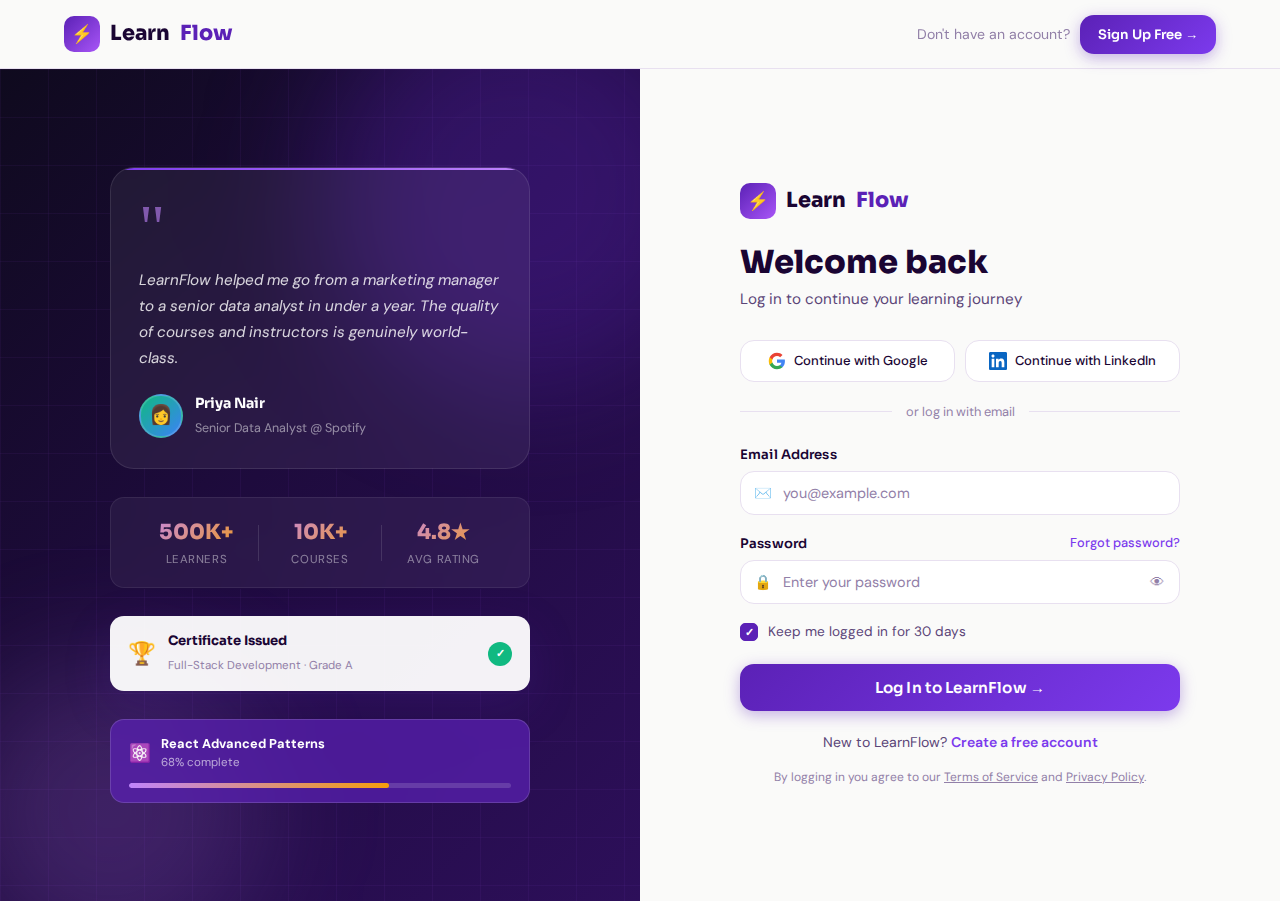
<file: login.html>
<!doctype html>
<html lang="en">
  <head>
    <meta charset="UTF-8" />
    <meta name="viewport" content="width=device-width, initial-scale=1.0" />
    <title>Log In — LearnFlow</title>
    <link rel="stylesheet" href="style.css" />
  </head>
  <body class="auth-body">
    <!-- NAVBAR -->
    <nav class="navbar">
      <div class="container">
        <div class="nav-inner">
          <a href="index.html" class="nav-logo">
            <div class="logo-icon">⚡</div>
            Learn<span>Flow</span>
          </a>
          <div class="nav-actions" style="margin-left: auto">
            <span style="font-size: 0.88rem; color: var(--text-muted)"
              >Don't have an account?</span
            >
            <a href="signup.html" class="btn btn-primary btn-sm"
              >Sign Up Free →</a
            >
          </div>
        </div>
      </div>
    </nav>

    <!-- AUTH LAYOUT -->
    <div class="auth-layout">
      <!-- LEFT PANEL -->
      <div class="auth-left">
        <div class="auth-left-inner">
          <div class="auth-brand-quote">
            <div class="quote-mark">"</div>
            <p class="quote-text">
              LearnFlow helped me go from a marketing manager to a senior data
              analyst in under a year. The quality of courses and instructors is
              genuinely world-class.
            </p>
            <div class="quote-author">
              <div
                class="quote-avatar"
                style="background: linear-gradient(135deg, #10b981, #3b82f6)"
              >
                👩
              </div>
              <div>
                <strong>Priya Nair</strong>
                <span>Senior Data Analyst @ Spotify</span>
              </div>
            </div>
          </div>

          <div class="auth-stats-row">
            <div class="auth-stat">
              <span class="auth-stat-num">500K+</span>
              <span class="auth-stat-label">Learners</span>
            </div>
            <div class="auth-stat-divider"></div>
            <div class="auth-stat">
              <span class="auth-stat-num">10K+</span>
              <span class="auth-stat-label">Courses</span>
            </div>
            <div class="auth-stat-divider"></div>
            <div class="auth-stat">
              <span class="auth-stat-num">4.8★</span>
              <span class="auth-stat-label">Avg Rating</span>
            </div>
          </div>

          <!-- Floating cert card -->
          <div class="auth-float-cert">
            <div class="cert-icon">🏆</div>
            <div class="cert-info">
              <strong>Certificate Issued</strong>
              <span>Full-Stack Development · Grade A</span>
            </div>
            <div class="cert-badge">✓</div>
          </div>

          <!-- Floating progress card -->
          <div class="auth-float-progress">
            <div
              style="
                display: flex;
                align-items: center;
                gap: 10px;
                margin-bottom: 10px;
              "
            >
              <span style="font-size: 1.1rem">⚛️</span>
              <div>
                <div style="font-size: 0.8rem; font-weight: 700; color: white">
                  React Advanced Patterns
                </div>
                <div
                  style="font-size: 0.72rem; color: rgba(255, 255, 255, 0.6)"
                >
                  68% complete
                </div>
              </div>
            </div>
            <div class="progress-bar-wrap">
              <div class="progress-bar-fill" style="width: 68%"></div>
            </div>
          </div>
        </div>

        <!-- BG decoration -->
        <div class="auth-left-bg">
          <div class="auth-blob auth-blob-1"></div>
          <div class="auth-blob auth-blob-2"></div>
          <div class="auth-grid-overlay"></div>
        </div>
      </div>

      <!-- RIGHT PANEL: FORM -->
      <div class="auth-right">
        <div class="auth-form-wrap">
          <div class="auth-form-header">
            <div class="auth-form-logo">
              <a href="index.html" class="nav-logo" style="margin-bottom: 0">
                <div class="logo-icon">⚡</div>
                Learn<span>Flow</span>
              </a>
            </div>
            <h1 class="auth-title">Welcome back</h1>
            <p class="auth-subtitle">
              Log in to continue your learning journey
            </p>
          </div>

          <!-- Social login -->
          <div class="social-login-group">
            <button class="social-btn">
              <span class="social-btn-icon">
                <svg width="18" height="18" viewBox="0 0 24 24">
                  <path
                    fill="#4285F4"
                    d="M22.56 12.25c0-.78-.07-1.53-.2-2.25H12v4.26h5.92c-.26 1.37-1.04 2.53-2.21 3.31v2.77h3.57c2.08-1.92 3.28-4.74 3.28-8.09z"
                  />
                  <path
                    fill="#34A853"
                    d="M12 23c2.97 0 5.46-.98 7.28-2.66l-3.57-2.77c-.98.66-2.23 1.06-3.71 1.06-2.86 0-5.29-1.93-6.16-4.53H2.18v2.84C3.99 20.53 7.7 23 12 23z"
                  />
                  <path
                    fill="#FBBC05"
                    d="M5.84 14.09c-.22-.66-.35-1.36-.35-2.09s.13-1.43.35-2.09V7.07H2.18C1.43 8.55 1 10.22 1 12s.43 3.45 1.18 4.93l2.85-2.22.81-.62z"
                  />
                  <path
                    fill="#EA4335"
                    d="M12 5.38c1.62 0 3.06.56 4.21 1.64l3.15-3.15C17.45 2.09 14.97 1 12 1 7.7 1 3.99 3.47 2.18 7.07l3.66 2.84c.87-2.6 3.3-4.53 6.16-4.53z"
                  />
                </svg>
              </span>
              Continue with Google
            </button>
            <button class="social-btn">
              <span class="social-btn-icon">
                <svg width="18" height="18" viewBox="0 0 24 24" fill="#0A66C2">
                  <path
                    d="M20.447 20.452h-3.554v-5.569c0-1.328-.027-3.037-1.852-3.037-1.853 0-2.136 1.445-2.136 2.939v5.667H9.351V9h3.414v1.561h.046c.477-.9 1.637-1.85 3.37-1.85 3.601 0 4.267 2.37 4.267 5.455v6.286zM5.337 7.433c-1.144 0-2.063-.926-2.063-2.065 0-1.138.92-2.063 2.063-2.063 1.14 0 2.064.925 2.064 2.063 0 1.139-.925 2.065-2.064 2.065zm1.782 13.019H3.555V9h3.564v11.452zM22.225 0H1.771C.792 0 0 .774 0 1.729v20.542C0 23.227.792 24 1.771 24h20.451C23.2 24 24 23.227 24 22.271V1.729C24 .774 23.2 0 22.222 0h.003z"
                  />
                </svg>
              </span>
              Continue with LinkedIn
            </button>
          </div>

          <div class="auth-divider">
            <span>or log in with email</span>
          </div>

          <!-- Form -->
          <form class="auth-form" action="#" method="post">
            <div class="form-group">
              <label class="form-label" for="email">Email Address</label>
              <div class="input-wrap">
                <span class="input-icon">✉️</span>
                <input
                  type="email"
                  id="email"
                  class="form-input"
                  placeholder="you@example.com"
                  autocomplete="email"
                />
              </div>
            </div>

            <div class="form-group">
              <div
                style="
                  display: flex;
                  justify-content: space-between;
                  align-items: center;
                "
              >
                <label class="form-label" for="password">Password</label>
                <a href="#" class="forgot-link">Forgot password?</a>
              </div>
              <div class="input-wrap">
                <span class="input-icon">🔒</span>
                <input
                  type="password"
                  id="password"
                  class="form-input"
                  placeholder="Enter your password"
                  autocomplete="current-password"
                />
                <button type="button" class="toggle-password">👁</button>
              </div>
            </div>

            <div class="form-row-check">
              <label class="checkbox-label">
                <input type="checkbox" class="checkbox-input" checked />
                <span class="checkbox-custom"></span>
                Keep me logged in for 30 days
              </label>
            </div>

            <button type="submit" class="btn btn-primary auth-submit-btn">
              Log In to LearnFlow →
            </button>
          </form>

          <p class="auth-switch">
            New to LearnFlow? <a href="signup.html">Create a free account</a>
          </p>

          <p class="auth-legal">
            By logging in you agree to our <a href="#">Terms of Service</a> and
            <a href="#">Privacy Policy</a>.
          </p>
        </div>
      </div>
    </div>
  </body>
</html>
</file>
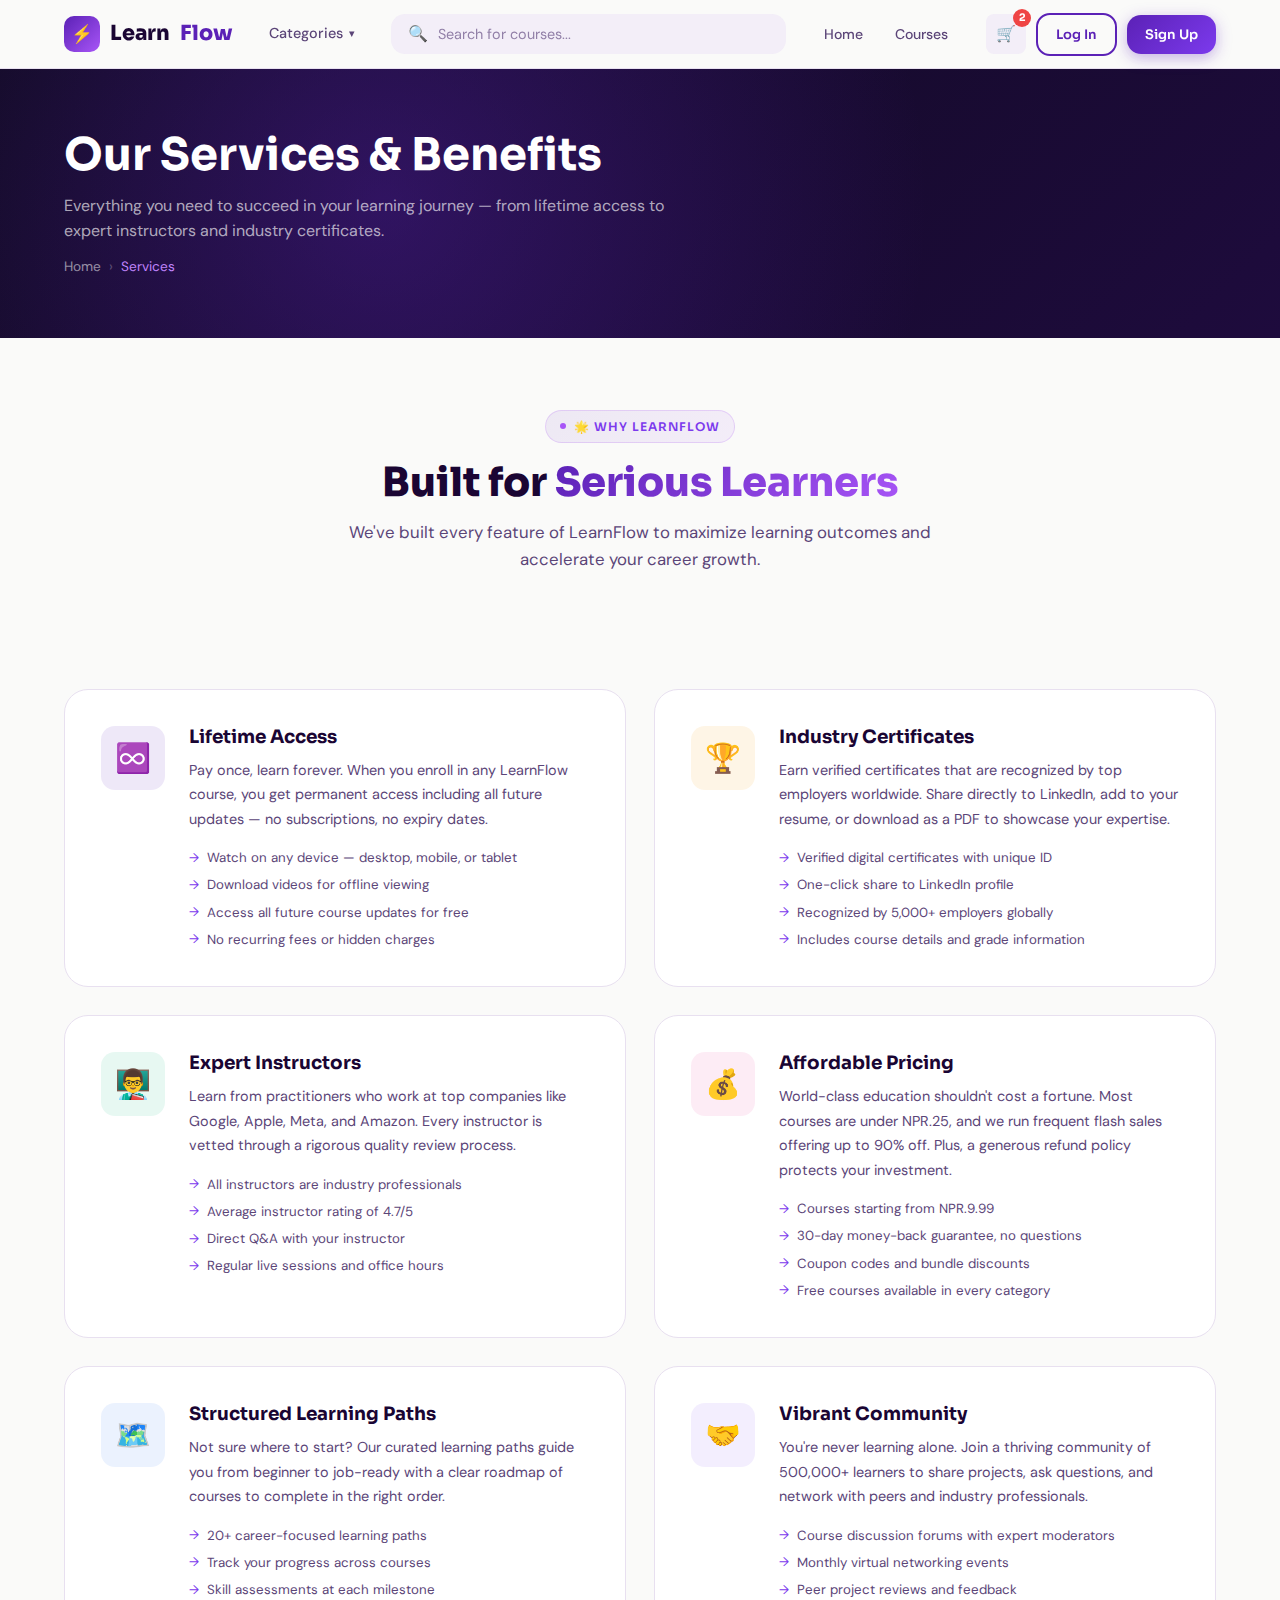
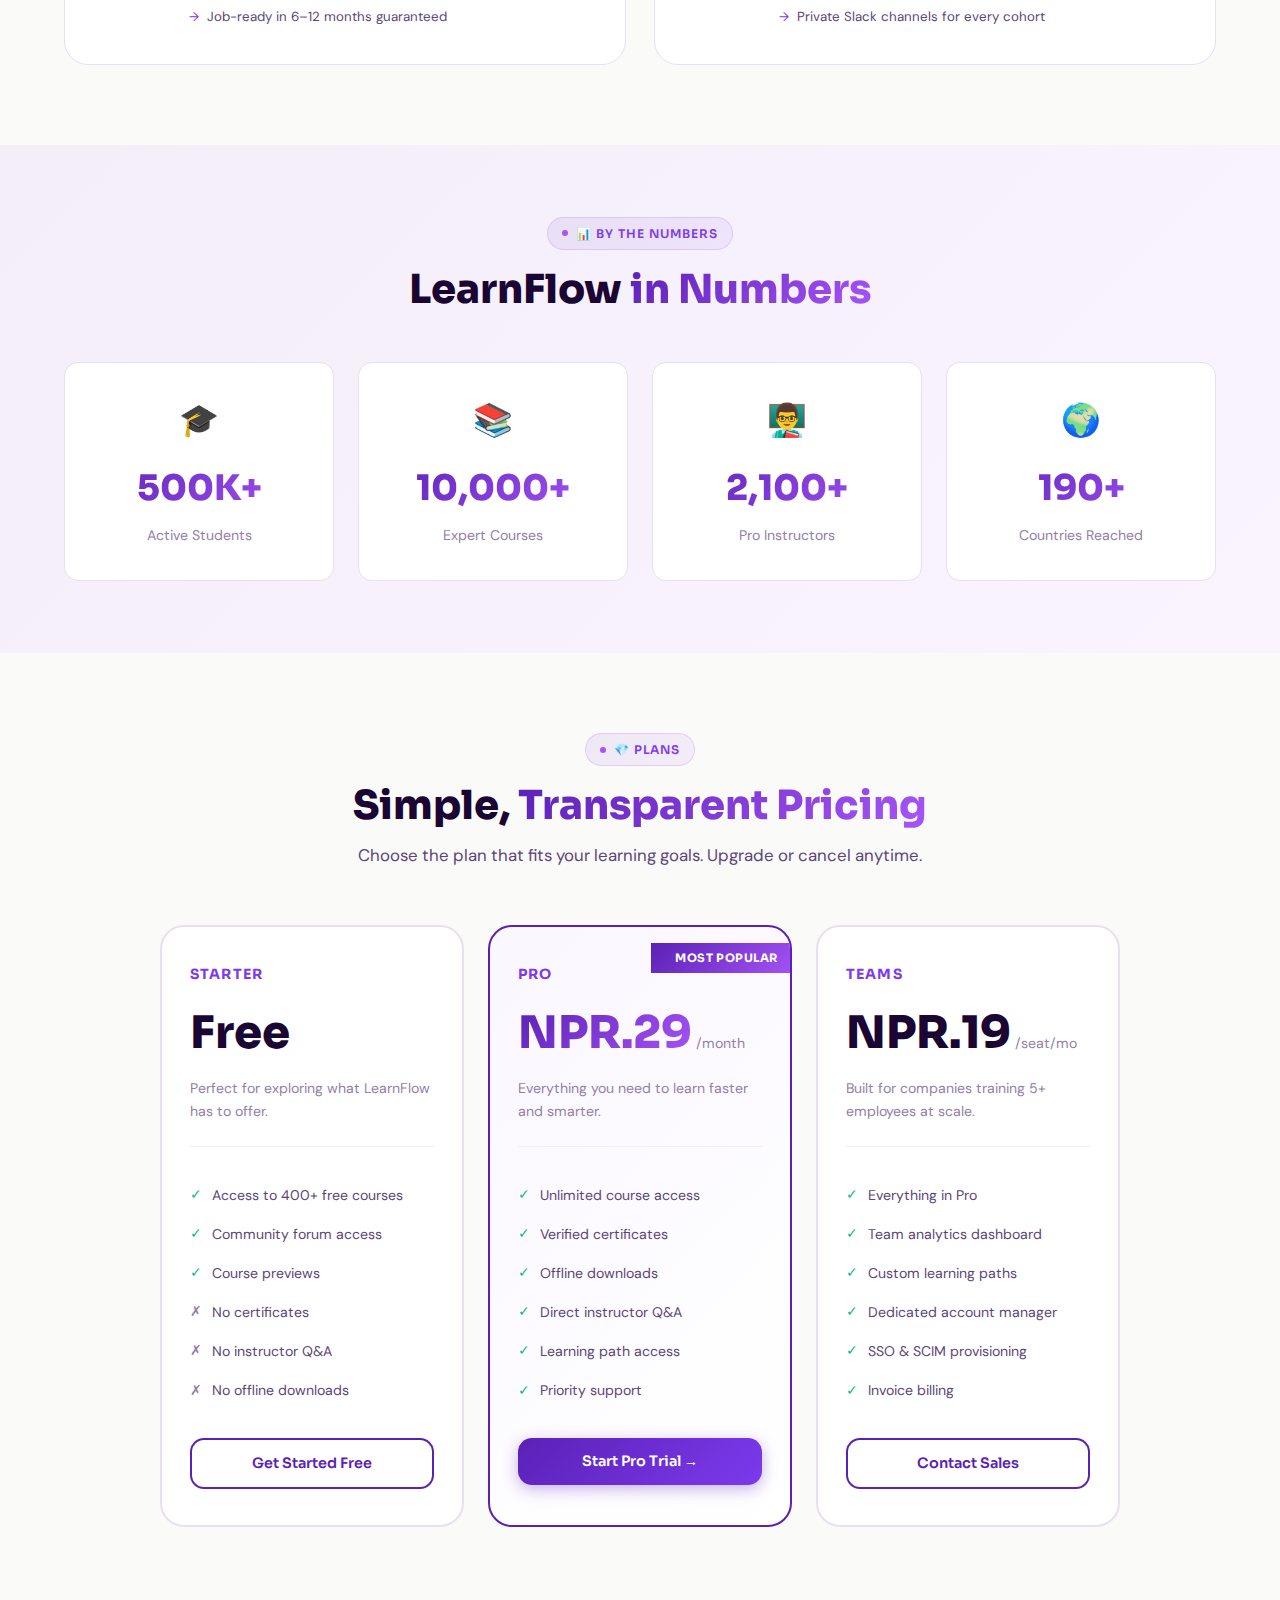
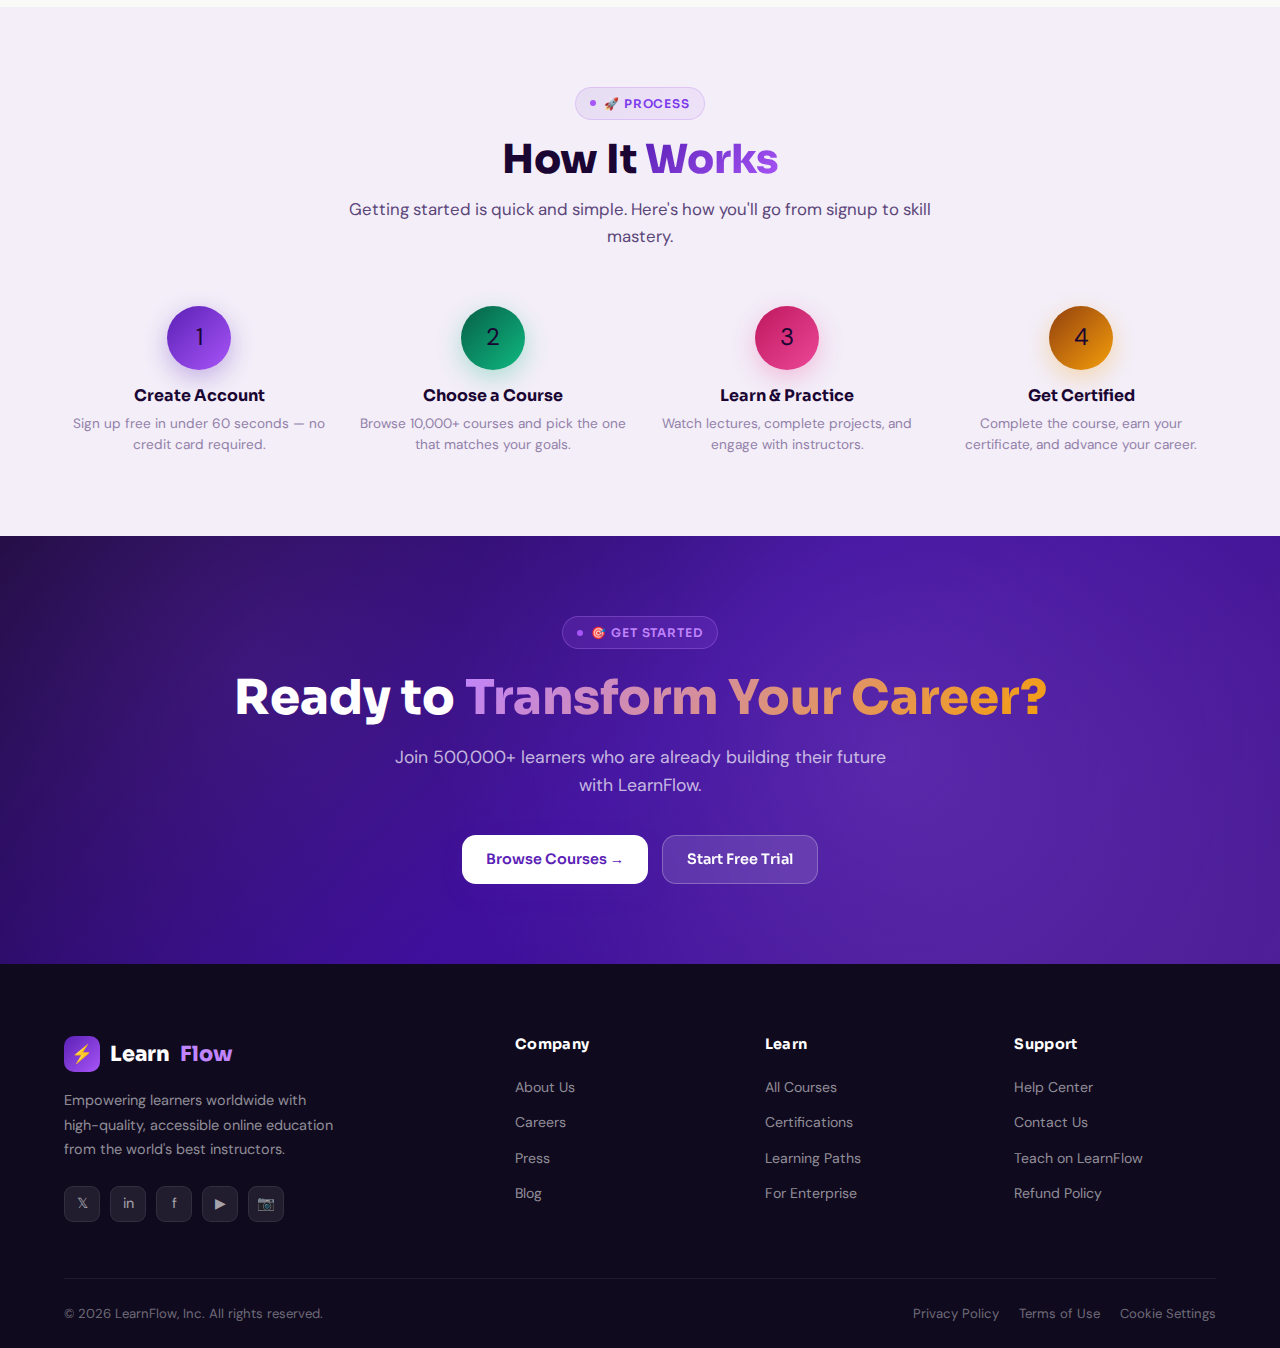
<file: services.html>
<!doctype html>
<html lang="en">
  <head>
    <meta charset="UTF-8" />
    <meta name="viewport" content="width=device-width, initial-scale=1.0" />
    <title>Services — LearnFlow</title>
    <link rel="stylesheet" href="style.css" />
  </head>
  <body>
    <!-- NAVBAR -->
    <nav class="navbar">
      <div class="container">
        <div class="nav-inner">
          <a href="index.html" class="nav-logo">
            <div class="logo-icon">⚡</div>
            Learn<span>Flow</span>
          </a>
          <div class="nav-categories">
            <a href="#">Categories <span class="arrow">▾</span></a>
            <div class="dropdown-menu">
              <a href="courses.html"
                ><div class="cat-icon">💻</div>
                Development</a
              >
              <a href="courses.html"
                ><div class="cat-icon">📊</div>
                Business</a
              >
              <a href="courses.html"
                ><div class="cat-icon">🎨</div>
                Design</a
              >
              <a href="courses.html"
                ><div class="cat-icon">📣</div>
                Marketing</a
              >
            </div>
          </div>
          <div class="nav-search">
            <div class="search-input-wrap">
              <span class="search-icon">🔍</span>
              <input type="text" placeholder="Search for courses..." />
            </div>
          </div>
          <div class="nav-links">
            <a href="index.html">Home</a>
            <a href="courses.html">Courses</a>
          </div>
          <div class="nav-actions">
            <a href="cart.html" class="cart-icon"
              >🛒<span class="cart-badge">2</span></a
            >
            <a href="#" class="btn btn-outline btn-sm">Log In</a>
            <a href="#" class="btn btn-primary btn-sm">Sign Up</a>
          </div>
          <div class="hamburger"><span></span><span></span><span></span></div>
        </div>
      </div>
    </nav>

    <!-- PAGE HEADER -->
    <div class="page-header">
      <div class="container">
        <div class="page-header-inner">
          <h1>Our Services & Benefits</h1>
          <p
            style="
              color: rgba(255, 255, 255, 0.65);
              margin-top: 8px;
              max-width: 600px;
            "
          >
            Everything you need to succeed in your learning journey — from
            lifetime access to expert instructors and industry certificates.
          </p>
          <div class="breadcrumb">
            <a href="index.html">Home</a>
            <span class="sep">›</span>
            <span class="current">Services</span>
          </div>
        </div>
      </div>
    </div>

    <!-- SERVICES INTRO -->
    <section style="padding: 72px 0 0">
      <div class="container">
        <div style="text-align: center; max-width: 640px; margin: 0 auto 56px">
          <div
            class="section-tag"
            style="margin: 0 auto 16px; display: inline-flex"
          >
            🌟 Why LearnFlow
          </div>
          <h2 class="section-title">Built for <span>Serious Learners</span></h2>
          <p class="section-subtitle" style="max-width: 100%">
            We've built every feature of LearnFlow to maximize learning outcomes
            and accelerate your career growth.
          </p>
        </div>
      </div>
    </section>

    <!-- SERVICES GRID -->
    <div class="container">
      <div class="services-grid">
        <!-- Lifetime Access -->
        <div
          class="service-card"
          style="--gradient: linear-gradient(90deg, #5b21b6, #7c3aed)"
        >
          <div
            class="service-icon-wrap"
            style="background: rgba(91, 33, 182, 0.1)"
          >
            ♾️
          </div>
          <div class="service-content">
            <h3>Lifetime Access</h3>
            <p>
              Pay once, learn forever. When you enroll in any LearnFlow course,
              you get permanent access including all future updates — no
              subscriptions, no expiry dates.
            </p>
            <div class="service-features">
              <div class="service-feature">
                Watch on any device — desktop, mobile, or tablet
              </div>
              <div class="service-feature">
                Download videos for offline viewing
              </div>
              <div class="service-feature">
                Access all future course updates for free
              </div>
              <div class="service-feature">
                No recurring fees or hidden charges
              </div>
            </div>
          </div>
        </div>

        <!-- Certificate -->
        <div
          class="service-card"
          style="--gradient: linear-gradient(90deg, #f59e0b, #ef4444)"
        >
          <div
            class="service-icon-wrap"
            style="background: rgba(245, 158, 11, 0.1)"
          >
            🏆
          </div>
          <div class="service-content">
            <h3>Industry Certificates</h3>
            <p>
              Earn verified certificates that are recognized by top employers
              worldwide. Share directly to LinkedIn, add to your resume, or
              download as a PDF to showcase your expertise.
            </p>
            <div class="service-features">
              <div class="service-feature">
                Verified digital certificates with unique ID
              </div>
              <div class="service-feature">
                One-click share to LinkedIn profile
              </div>
              <div class="service-feature">
                Recognized by 5,000+ employers globally
              </div>
              <div class="service-feature">
                Includes course details and grade information
              </div>
            </div>
          </div>
        </div>

        <!-- Expert Instructors -->
        <div
          class="service-card"
          style="--gradient: linear-gradient(90deg, #10b981, #3b82f6)"
        >
          <div
            class="service-icon-wrap"
            style="background: rgba(16, 185, 129, 0.1)"
          >
            👨‍🏫
          </div>
          <div class="service-content">
            <h3>Expert Instructors</h3>
            <p>
              Learn from practitioners who work at top companies like Google,
              Apple, Meta, and Amazon. Every instructor is vetted through a
              rigorous quality review process.
            </p>
            <div class="service-features">
              <div class="service-feature">
                All instructors are industry professionals
              </div>
              <div class="service-feature">
                Average instructor rating of 4.7/5
              </div>
              <div class="service-feature">Direct Q&A with your instructor</div>
              <div class="service-feature">
                Regular live sessions and office hours
              </div>
            </div>
          </div>
        </div>

        <!-- Affordable Pricing -->
        <div
          class="service-card"
          style="--gradient: linear-gradient(90deg, #ec4899, #8b5cf6)"
        >
          <div
            class="service-icon-wrap"
            style="background: rgba(236, 72, 153, 0.1)"
          >
            💰
          </div>
          <div class="service-content">
            <h3>Affordable Pricing</h3>
            <p>
              World-class education shouldn't cost a fortune. Most courses are
              under NPR.25, and we run frequent flash sales offering up to 90% off.
              Plus, a generous refund policy protects your investment.
            </p>
            <div class="service-features">
              <div class="service-feature">Courses starting from NPR.9.99</div>
              <div class="service-feature">
                30-day money-back guarantee, no questions
              </div>
              <div class="service-feature">
                Coupon codes and bundle discounts
              </div>
              <div class="service-feature">
                Free courses available in every category
              </div>
            </div>
          </div>
        </div>

        <!-- Learning Paths -->
        <div
          class="service-card"
          style="--gradient: linear-gradient(90deg, #3b82f6, #6366f1)"
        >
          <div
            class="service-icon-wrap"
            style="background: rgba(59, 130, 246, 0.1)"
          >
            🗺️
          </div>
          <div class="service-content">
            <h3>Structured Learning Paths</h3>
            <p>
              Not sure where to start? Our curated learning paths guide you from
              beginner to job-ready with a clear roadmap of courses to complete
              in the right order.
            </p>
            <div class="service-features">
              <div class="service-feature">
                20+ career-focused learning paths
              </div>
              <div class="service-feature">
                Track your progress across courses
              </div>
              <div class="service-feature">
                Skill assessments at each milestone
              </div>
              <div class="service-feature">
                Job-ready in 6–12 months guaranteed
              </div>
            </div>
          </div>
        </div>

        <!-- Community -->
        <div
          class="service-card"
          style="--gradient: linear-gradient(90deg, #8b5cf6, #c084fc)"
        >
          <div
            class="service-icon-wrap"
            style="background: rgba(139, 92, 246, 0.1)"
          >
            🤝
          </div>
          <div class="service-content">
            <h3>Vibrant Community</h3>
            <p>
              You're never learning alone. Join a thriving community of 500,000+
              learners to share projects, ask questions, and network with peers
              and industry professionals.
            </p>
            <div class="service-features">
              <div class="service-feature">
                Course discussion forums with expert moderators
              </div>
              <div class="service-feature">
                Monthly virtual networking events
              </div>
              <div class="service-feature">
                Peer project reviews and feedback
              </div>
              <div class="service-feature">
                Private Slack channels for every cohort
              </div>
            </div>
          </div>
        </div>
      </div>
    </div>

    <!-- STATS SECTION -->
    <section class="stats-section">
      <div class="container">
        <div style="text-align: center; max-width: 600px; margin: 0 auto 48px">
          <div
            class="section-tag"
            style="margin: 0 auto 16px; display: inline-flex"
          >
            📊 By the Numbers
          </div>
          <h2 class="section-title">LearnFlow <span>in Numbers</span></h2>
        </div>
        <div class="stats-grid">
          <div class="stat-card">
            <span class="stat-icon">🎓</span>
            <span class="stat-num">500K+</span>
            <span class="stat-label">Active Students</span>
          </div>
          <div class="stat-card">
            <span class="stat-icon">📚</span>
            <span class="stat-num">10,000+</span>
            <span class="stat-label">Expert Courses</span>
          </div>
          <div class="stat-card">
            <span class="stat-icon">👨‍🏫</span>
            <span class="stat-num">2,100+</span>
            <span class="stat-label">Pro Instructors</span>
          </div>
          <div class="stat-card">
            <span class="stat-icon">🌍</span>
            <span class="stat-num">190+</span>
            <span class="stat-label">Countries Reached</span>
          </div>
        </div>
      </div>
    </section>

    <!-- PRICING SECTION -->
    <section class="pricing-section">
      <div class="container">
        <div style="text-align: center; max-width: 600px; margin: 0 auto 56px">
          <div
            class="section-tag"
            style="margin: 0 auto 16px; display: inline-flex"
          >
            💎 Plans
          </div>
          <h2 class="section-title">
            Simple, <span>Transparent Pricing</span>
          </h2>
          <p class="section-subtitle" style="max-width: 100%">
            Choose the plan that fits your learning goals. Upgrade or cancel
            anytime.
          </p>
        </div>

        <div class="pricing-grid">
          <div class="pricing-card">
            <div class="pricing-name">Starter</div>
            <div class="pricing-price">
              <span class="amount">Free</span>
            </div>
            <p class="pricing-desc">
              Perfect for exploring what LearnFlow has to offer.
            </p>
            <div class="pricing-features">
              <div class="pricing-feature">
                <span class="check">✓</span> Access to 400+ free courses
              </div>
              <div class="pricing-feature">
                <span class="check">✓</span> Community forum access
              </div>
              <div class="pricing-feature">
                <span class="check">✓</span> Course previews
              </div>
              <div class="pricing-feature">
                <span class="cross">✗</span> No certificates
              </div>
              <div class="pricing-feature">
                <span class="cross">✗</span> No instructor Q&A
              </div>
              <div class="pricing-feature">
                <span class="cross">✗</span> No offline downloads
              </div>
            </div>
            <a
              href="#"
              class="btn btn-outline"
              style="width: 100%; justify-content: center"
              >Get Started Free</a
            >
          </div>

          <div class="pricing-card featured">
            <div class="pricing-popular">Most Popular</div>
            <div class="pricing-name">Pro</div>
            <div class="pricing-price">
              <span class="amount">NPR.29</span>
              <span class="period">/month</span>
            </div>
            <p class="pricing-desc">
              Everything you need to learn faster and smarter.
            </p>
            <div class="pricing-features">
              <div class="pricing-feature">
                <span class="check">✓</span> Unlimited course access
              </div>
              <div class="pricing-feature">
                <span class="check">✓</span> Verified certificates
              </div>
              <div class="pricing-feature">
                <span class="check">✓</span> Offline downloads
              </div>
              <div class="pricing-feature">
                <span class="check">✓</span> Direct instructor Q&A
              </div>
              <div class="pricing-feature">
                <span class="check">✓</span> Learning path access
              </div>
              <div class="pricing-feature">
                <span class="check">✓</span> Priority support
              </div>
            </div>
            <a
              href="#"
              class="btn btn-primary"
              style="width: 100%; justify-content: center"
              >Start Pro Trial →</a
            >
          </div>

          <div class="pricing-card">
            <div class="pricing-name">Teams</div>
            <div class="pricing-price">
              <span class="amount">NPR.19</span>
              <span class="period">/seat/mo</span>
            </div>
            <p class="pricing-desc">
              Built for companies training 5+ employees at scale.
            </p>
            <div class="pricing-features">
              <div class="pricing-feature">
                <span class="check">✓</span> Everything in Pro
              </div>
              <div class="pricing-feature">
                <span class="check">✓</span> Team analytics dashboard
              </div>
              <div class="pricing-feature">
                <span class="check">✓</span> Custom learning paths
              </div>
              <div class="pricing-feature">
                <span class="check">✓</span> Dedicated account manager
              </div>
              <div class="pricing-feature">
                <span class="check">✓</span> SSO & SCIM provisioning
              </div>
              <div class="pricing-feature">
                <span class="check">✓</span> Invoice billing
              </div>
            </div>
            <a
              href="#"
              class="btn btn-outline"
              style="width: 100%; justify-content: center"
              >Contact Sales</a
            >
          </div>
        </div>
      </div>
    </section>

    <!-- HOW IT WORKS -->
    <section style="background: var(--border-light); padding: 80px 0">
      <div class="container">
        <div style="text-align: center; max-width: 600px; margin: 0 auto 56px">
          <div
            class="section-tag"
            style="margin: 0 auto 16px; display: inline-flex"
          >
            🚀 Process
          </div>
          <h2 class="section-title">How It <span>Works</span></h2>
          <p class="section-subtitle" style="max-width: 100%">
            Getting started is quick and simple. Here's how you'll go from
            signup to skill mastery.
          </p>
        </div>

        <div
          style="
            display: grid;
            grid-template-columns: repeat(4, 1fr);
            gap: 24px;
          "
        >
          <div style="text-align: center">
            <div
              style="
                width: 64px;
                height: 64px;
                background: linear-gradient(
                  135deg,
                  var(--primary),
                  var(--accent-bright)
                );
                border-radius: 50%;
                display: flex;
                align-items: center;
                justify-content: center;
                font-size: 1.5rem;
                margin: 0 auto 16px;
                box-shadow: 0 8px 24px rgba(91, 33, 182, 0.3);
              "
            >
              1
            </div>
            <h4 style="font-size: 1rem; margin-bottom: 8px">Create Account</h4>
            <p style="font-size: 0.85rem; color: var(--text-muted)">
              Sign up free in under 60 seconds — no credit card required.
            </p>
          </div>

          <div style="text-align: center">
            <div
              style="
                width: 64px;
                height: 64px;
                background: linear-gradient(135deg, #065f46, #10b981);
                border-radius: 50%;
                display: flex;
                align-items: center;
                justify-content: center;
                font-size: 1.5rem;
                margin: 0 auto 16px;
                box-shadow: 0 8px 24px rgba(16, 185, 129, 0.3);
              "
            >
              2
            </div>
            <h4 style="font-size: 1rem; margin-bottom: 8px">Choose a Course</h4>
            <p style="font-size: 0.85rem; color: var(--text-muted)">
              Browse 10,000+ courses and pick the one that matches your goals.
            </p>
          </div>

          <div style="text-align: center">
            <div
              style="
                width: 64px;
                height: 64px;
                background: linear-gradient(135deg, #be185d, #ec4899);
                border-radius: 50%;
                display: flex;
                align-items: center;
                justify-content: center;
                font-size: 1.5rem;
                margin: 0 auto 16px;
                box-shadow: 0 8px 24px rgba(236, 72, 153, 0.3);
              "
            >
              3
            </div>
            <h4 style="font-size: 1rem; margin-bottom: 8px">
              Learn & Practice
            </h4>
            <p style="font-size: 0.85rem; color: var(--text-muted)">
              Watch lectures, complete projects, and engage with instructors.
            </p>
          </div>

          <div style="text-align: center">
            <div
              style="
                width: 64px;
                height: 64px;
                background: linear-gradient(135deg, #92400e, #f59e0b);
                border-radius: 50%;
                display: flex;
                align-items: center;
                justify-content: center;
                font-size: 1.5rem;
                margin: 0 auto 16px;
                box-shadow: 0 8px 24px rgba(245, 158, 11, 0.3);
              "
            >
              4
            </div>
            <h4 style="font-size: 1rem; margin-bottom: 8px">Get Certified</h4>
            <p style="font-size: 0.85rem; color: var(--text-muted)">
              Complete the course, earn your certificate, and advance your
              career.
            </p>
          </div>
        </div>
      </div>
    </section>

    <!-- CTA -->
    <section class="cta-section">
      <div class="container">
        <div class="cta-inner">
          <div
            class="section-tag"
            style="
              margin: 0 auto 20px;
              display: inline-flex;
              border-color: rgba(192, 132, 252, 0.3);
              background: rgba(168, 85, 247, 0.15);
              color: #c084fc;
            "
          >
            🎯 Get Started
          </div>
          <h2>Ready to <span>Transform Your Career?</span></h2>
          <p>
            Join 500,000+ learners who are already building their future with
            LearnFlow.
          </p>
          <div class="cta-actions">
            <a href="courses.html" class="btn btn-white">Browse Courses →</a>
            <a href="#" class="btn btn-ghost">Start Free Trial</a>
          </div>
        </div>
      </div>
    </section>

    <!-- FOOTER -->
    <footer>
      <div class="container">
        <div class="footer-grid">
          <div class="footer-brand">
            <div class="nav-logo">
              <div class="logo-icon">⚡</div>
              Learn<span style="color: var(--accent)">Flow</span>
            </div>
            <p>
              Empowering learners worldwide with high-quality, accessible online
              education from the world's best instructors.
            </p>
            <div class="social-links">
              <a href="#" class="social-link">𝕏</a>
              <a href="#" class="social-link">in</a>
              <a href="#" class="social-link">f</a>
              <a href="#" class="social-link">▶</a>
              <a href="#" class="social-link">📷</a>
            </div>
          </div>
          <div class="footer-col">
            <h4>Company</h4>
            <ul>
              <li><a href="#">About Us</a></li>
              <li><a href="#">Careers</a></li>
              <li><a href="#">Press</a></li>
              <li><a href="#">Blog</a></li>
            </ul>
          </div>
          <div class="footer-col">
            <h4>Learn</h4>
            <ul>
              <li><a href="courses.html">All Courses</a></li>
              <li><a href="#">Certifications</a></li>
              <li><a href="#">Learning Paths</a></li>
              <li><a href="#">For Enterprise</a></li>
            </ul>
          </div>
          <div class="footer-col">
            <h4>Support</h4>
            <ul>
              <li><a href="#">Help Center</a></li>
              <li><a href="#">Contact Us</a></li>
              <li><a href="#">Teach on LearnFlow</a></li>
              <li><a href="#">Refund Policy</a></li>
            </ul>
          </div>
        </div>
        <div class="footer-bottom">
          <p>© 2026 LearnFlow, Inc. All rights reserved.</p>
          <div class="footer-bottom-links">
            <a href="#">Privacy Policy</a>
            <a href="#">Terms of Use</a>
            <a href="#">Cookie Settings</a>
          </div>
        </div>
      </div>
    </footer>
  </body>
</html>
</file>
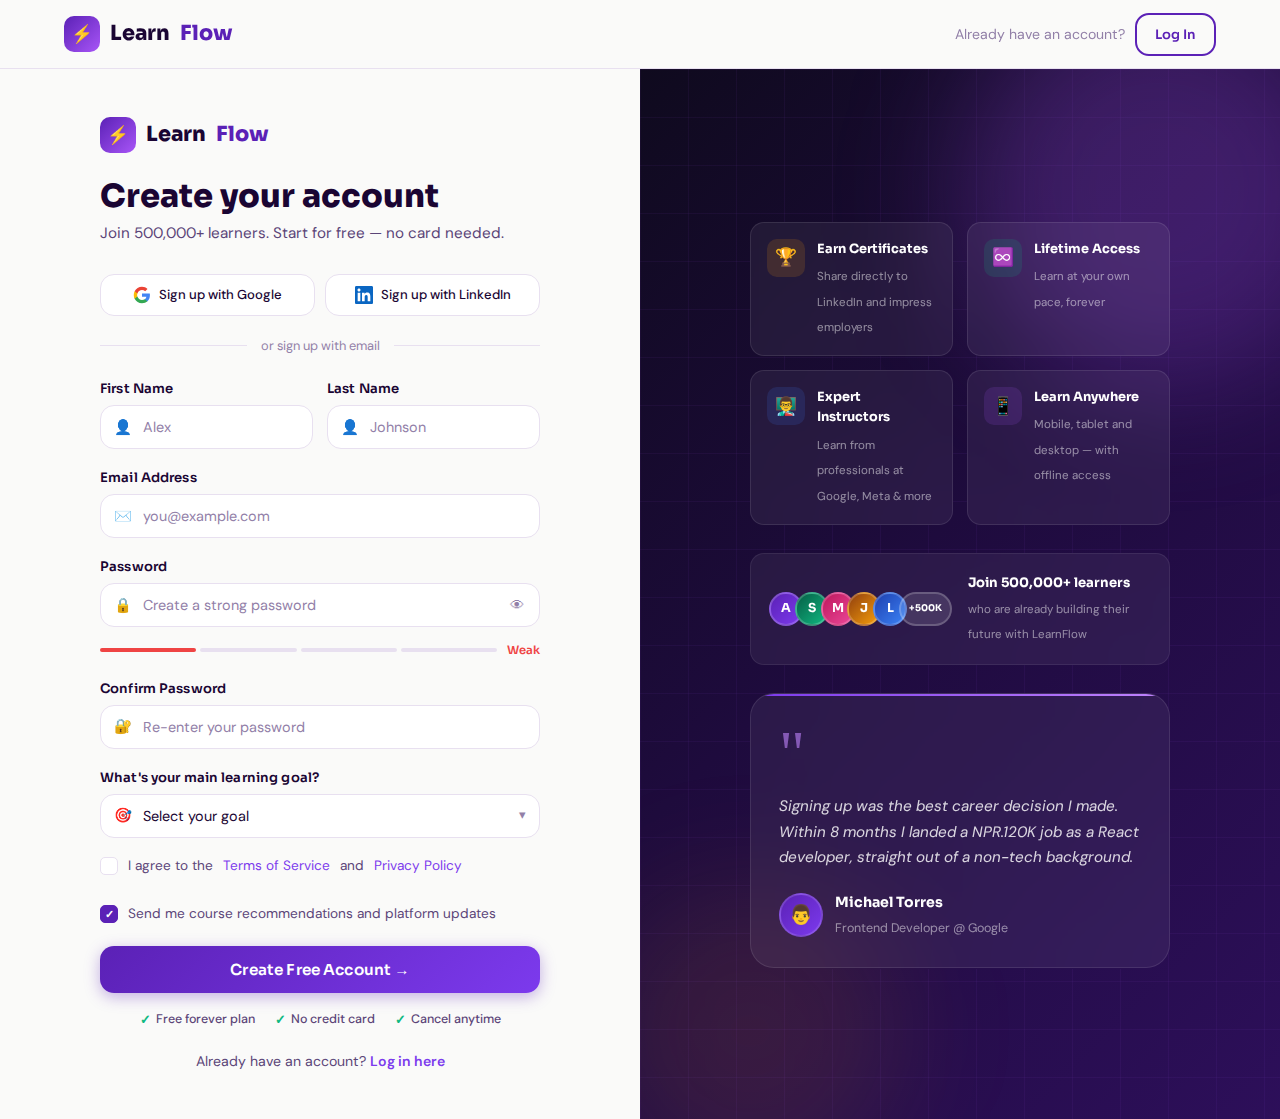
<file: signup.html>
<!doctype html>
<html lang="en">
  <head>
    <meta charset="UTF-8" />
    <meta name="viewport" content="width=device-width, initial-scale=1.0" />
    <title>Sign Up — LearnFlow</title>
    <link rel="stylesheet" href="style.css" />
  </head>
  <body class="auth-body">
    <!-- NAVBAR -->
    <nav class="navbar">
      <div class="container">
        <div class="nav-inner">
          <a href="index.html" class="nav-logo">
            <div class="logo-icon">⚡</div>
            Learn<span>Flow</span>
          </a>
          <div class="nav-actions" style="margin-left: auto">
            <span style="font-size: 0.88rem; color: var(--text-muted)"
              >Already have an account?</span
            >
            <a href="login.html" class="btn btn-outline btn-sm">Log In</a>
          </div>
        </div>
      </div>
    </nav>

    <!-- AUTH LAYOUT (mirrored for signup) -->
    <div class="auth-layout auth-layout-reverse">
      <!-- RIGHT PANEL: FORM (shown first on signup) -->
      <div class="auth-right">
        <div class="auth-form-wrap">
          <div class="auth-form-header">
            <div class="auth-form-logo">
              <a href="index.html" class="nav-logo" style="margin-bottom: 0">
                <div class="logo-icon">⚡</div>
                Learn<span>Flow</span>
              </a>
            </div>
            <h1 class="auth-title">Create your account</h1>
            <p class="auth-subtitle">
              Join 500,000+ learners. Start for free — no card needed.
            </p>
          </div>

          <!-- Social signup -->
          <div class="social-login-group">
            <button class="social-btn">
              <span class="social-btn-icon">
                <svg width="18" height="18" viewBox="0 0 24 24">
                  <path
                    fill="#4285F4"
                    d="M22.56 12.25c0-.78-.07-1.53-.2-2.25H12v4.26h5.92c-.26 1.37-1.04 2.53-2.21 3.31v2.77h3.57c2.08-1.92 3.28-4.74 3.28-8.09z"
                  />
                  <path
                    fill="#34A853"
                    d="M12 23c2.97 0 5.46-.98 7.28-2.66l-3.57-2.77c-.98.66-2.23 1.06-3.71 1.06-2.86 0-5.29-1.93-6.16-4.53H2.18v2.84C3.99 20.53 7.7 23 12 23z"
                  />
                  <path
                    fill="#FBBC05"
                    d="M5.84 14.09c-.22-.66-.35-1.36-.35-2.09s.13-1.43.35-2.09V7.07H2.18C1.43 8.55 1 10.22 1 12s.43 3.45 1.18 4.93l2.85-2.22.81-.62z"
                  />
                  <path
                    fill="#EA4335"
                    d="M12 5.38c1.62 0 3.06.56 4.21 1.64l3.15-3.15C17.45 2.09 14.97 1 12 1 7.7 1 3.99 3.47 2.18 7.07l3.66 2.84c.87-2.6 3.3-4.53 6.16-4.53z"
                  />
                </svg>
              </span>
              Sign up with Google
            </button>
            <button class="social-btn">
              <span class="social-btn-icon">
                <svg width="18" height="18" viewBox="0 0 24 24" fill="#0A66C2">
                  <path
                    d="M20.447 20.452h-3.554v-5.569c0-1.328-.027-3.037-1.852-3.037-1.853 0-2.136 1.445-2.136 2.939v5.667H9.351V9h3.414v1.561h.046c.477-.9 1.637-1.85 3.37-1.85 3.601 0 4.267 2.37 4.267 5.455v6.286zM5.337 7.433c-1.144 0-2.063-.926-2.063-2.065 0-1.138.92-2.063 2.063-2.063 1.14 0 2.064.925 2.064 2.063 0 1.139-.925 2.065-2.064 2.065zm1.782 13.019H3.555V9h3.564v11.452zM22.225 0H1.771C.792 0 0 .774 0 1.729v20.542C0 23.227.792 24 1.771 24h20.451C23.2 24 24 23.227 24 22.271V1.729C24 .774 23.2 0 22.222 0h.003z"
                  />
                </svg>
              </span>
              Sign up with LinkedIn
            </button>
          </div>

          <div class="auth-divider">
            <span>or sign up with email</span>
          </div>

          <!-- Signup Form -->
          <form class="auth-form" action="#" method="post">
            <div class="form-row-two">
              <div class="form-group">
                <label class="form-label" for="firstname">First Name</label>
                <div class="input-wrap">
                  <span class="input-icon">👤</span>
                  <input
                    type="text"
                    id="firstname"
                    class="form-input"
                    placeholder="Alex"
                    autocomplete="given-name"
                  />
                </div>
              </div>
              <div class="form-group">
                <label class="form-label" for="lastname">Last Name</label>
                <div class="input-wrap">
                  <span class="input-icon">👤</span>
                  <input
                    type="text"
                    id="lastname"
                    class="form-input"
                    placeholder="Johnson"
                    autocomplete="family-name"
                  />
                </div>
              </div>
            </div>

            <div class="form-group">
              <label class="form-label" for="signup-email">Email Address</label>
              <div class="input-wrap">
                <span class="input-icon">✉️</span>
                <input
                  type="email"
                  id="signup-email"
                  class="form-input"
                  placeholder="you@example.com"
                  autocomplete="email"
                />
              </div>
            </div>

            <div class="form-group">
              <label class="form-label" for="signup-password">Password</label>
              <div class="input-wrap">
                <span class="input-icon">🔒</span>
                <input
                  type="password"
                  id="signup-password"
                  class="form-input"
                  placeholder="Create a strong password"
                  autocomplete="new-password"
                />
                <button type="button" class="toggle-password">👁</button>
              </div>
              <!-- Password strength meter -->
              <div class="password-strength">
                <div class="strength-bars">
                  <div class="strength-bar active weak"></div>
                  <div class="strength-bar"></div>
                  <div class="strength-bar"></div>
                  <div class="strength-bar"></div>
                </div>
                <span class="strength-label">Weak</span>
              </div>
            </div>

            <div class="form-group">
              <label class="form-label" for="confirm-password"
                >Confirm Password</label
              >
              <div class="input-wrap">
                <span class="input-icon">🔐</span>
                <input
                  type="password"
                  id="confirm-password"
                  class="form-input"
                  placeholder="Re-enter your password"
                  autocomplete="new-password"
                />
              </div>
            </div>

            <div class="form-group">
              <label class="form-label" for="goal"
                >What's your main learning goal?</label
              >
              <div class="input-wrap input-wrap-select">
                <span class="input-icon">🎯</span>
                <select id="goal" class="form-input form-select">
                  <option value="" disabled selected>Select your goal</option>
                  <option>Get a new job in tech</option>
                  <option>Advance in my current career</option>
                  <option>Start a freelance business</option>
                  <option>Build a product or startup</option>
                  <option>Personal interest & growth</option>
                  <option>Other</option>
                </select>
              </div>
            </div>

            <div class="form-row-check">
              <label class="checkbox-label">
                <input type="checkbox" class="checkbox-input" />
                <span class="checkbox-custom"></span>
                I agree to the <a href="#">Terms of Service</a> and
                <a href="#">Privacy Policy</a>
              </label>
            </div>

            <div class="form-row-check" style="margin-top: 10px">
              <label class="checkbox-label">
                <input type="checkbox" class="checkbox-input" checked />
                <span class="checkbox-custom"></span>
                Send me course recommendations and platform updates
              </label>
            </div>

            <button type="submit" class="btn btn-primary auth-submit-btn">
              Create Free Account →
            </button>
          </form>

          <!-- Perks row -->
          <div class="signup-perks">
            <div class="perk-item">
              <span class="perk-icon">✓</span> Free forever plan
            </div>
            <div class="perk-item">
              <span class="perk-icon">✓</span> No credit card
            </div>
            <div class="perk-item">
              <span class="perk-icon">✓</span> Cancel anytime
            </div>
          </div>

          <p class="auth-switch">
            Already have an account? <a href="login.html">Log in here</a>
          </p>
        </div>
      </div>

      <!-- LEFT PANEL (decorative) -->
      <div class="auth-left auth-left-signup">
        <div class="auth-left-inner">
          <!-- Feature cards -->
          <div class="signup-features">
            <div class="signup-feature-card">
              <div class="sf-icon" style="background: rgba(245, 158, 11, 0.15)">
                🏆
              </div>
              <div class="sf-text">
                <strong>Earn Certificates</strong>
                <span>Share directly to LinkedIn and impress employers</span>
              </div>
            </div>
            <div class="signup-feature-card">
              <div class="sf-icon" style="background: rgba(16, 185, 129, 0.15)">
                ♾️
              </div>
              <div class="sf-text">
                <strong>Lifetime Access</strong>
                <span>Learn at your own pace, forever</span>
              </div>
            </div>
            <div class="signup-feature-card">
              <div class="sf-icon" style="background: rgba(59, 130, 246, 0.15)">
                👨‍🏫
              </div>
              <div class="sf-text">
                <strong>Expert Instructors</strong>
                <span>Learn from professionals at Google, Meta & more</span>
              </div>
            </div>
            <div class="signup-feature-card">
              <div class="sf-icon" style="background: rgba(168, 85, 247, 0.15)">
                📱
              </div>
              <div class="sf-text">
                <strong>Learn Anywhere</strong>
                <span>Mobile, tablet and desktop — with offline access</span>
              </div>
            </div>
          </div>

          <!-- Student count live -->
          <div class="signup-social-proof">
            <div class="proof-avatars">
              <div
                class="proof-avatar"
                style="background: linear-gradient(135deg, #5b21b6, #7c3aed)"
              >
                A
              </div>
              <div
                class="proof-avatar"
                style="background: linear-gradient(135deg, #065f46, #10b981)"
              >
                S
              </div>
              <div
                class="proof-avatar"
                style="background: linear-gradient(135deg, #be185d, #ec4899)"
              >
                M
              </div>
              <div
                class="proof-avatar"
                style="background: linear-gradient(135deg, #92400e, #f59e0b)"
              >
                J
              </div>
              <div
                class="proof-avatar"
                style="background: linear-gradient(135deg, #1e40af, #3b82f6)"
              >
                L
              </div>
              <div class="proof-avatar proof-more">+500K</div>
            </div>
            <div class="proof-text">
              <strong>Join 500,000+ learners</strong>
              <span>who are already building their future with LearnFlow</span>
            </div>
          </div>

          <!-- Testimonial -->
          <div class="auth-brand-quote" style="margin-top: 0">
            <div class="quote-mark">"</div>
            <p class="quote-text">
              Signing up was the best career decision I made. Within 8 months I
              landed a NPR.120K job as a React developer, straight out of a
              non-tech background.
            </p>
            <div class="quote-author">
              <div
                class="quote-avatar"
                style="background: linear-gradient(135deg, #5b21b6, #7c3aed)"
              >
                👨
              </div>
              <div>
                <strong>Michael Torres</strong>
                <span>Frontend Developer @ Google</span>
              </div>
            </div>
          </div>
        </div>

        <!-- BG decoration -->
        <div class="auth-left-bg">
          <div
            class="auth-blob auth-blob-1"
            style="background: rgba(168, 85, 247, 0.25)"
          ></div>
          <div
            class="auth-blob auth-blob-2"
            style="background: rgba(245, 158, 11, 0.1)"
          ></div>
          <div class="auth-grid-overlay"></div>
        </div>
      </div>
    </div>
  </body>
</html>
</file>
<file: style.css>
/* =============================================
   LEARNFLOW - Online Learning Platform
   Color Theme: Deep Indigo + Electric Violet + Cream
   ============================================= */

@import url("https://fonts.googleapis.com/css2?family=Sora:wght@300;400;500;600;700;800&family=DM+Sans:ital,wght@0,300;0,400;0,500;1,300&display=swap");

:root {
  --primary: #5b21b6;
  --primary-dark: #3b0d99;
  --primary-light: #7c3aed;
  --accent: #c084fc;
  --accent-bright: #a855f7;
  --gold: #f59e0b;
  --gold-light: #fde68a;
  --bg: #fafaf9;
  --bg-card: #ffffff;
  --bg-dark: #0f0a1e;
  --text-primary: #1a0533;
  --text-secondary: #5b4578;
  --text-muted: #9280a8;
  --border: #e8e0f0;
  --border-light: #f3eef8;
  --success: #10b981;
  --danger: #ef4444;
  --shadow-sm: 0 2px 8px rgba(91, 33, 182, 0.08);
  --shadow-md: 0 8px 24px rgba(91, 33, 182, 0.12);
  --shadow-lg: 0 16px 48px rgba(91, 33, 182, 0.18);
  --shadow-card: 0 4px 20px rgba(91, 33, 182, 0.1);
  --radius: 14px;
  --radius-sm: 8px;
  --radius-lg: 24px;
  --radius-xl: 32px;
  --transition: all 0.3s cubic-bezier(0.4, 0, 0.2, 1);
}

* {
  margin: 0;
  padding: 0;
  box-sizing: border-box;
}

html {
  scroll-behavior: smooth;
}

body {
  font-family: "DM Sans", sans-serif;
  background-color: var(--bg);
  color: var(--text-primary);
  line-height: 1.6;
  overflow-x: hidden;
}

h1,
h2,
h3,
h4,
h5,
h6 {
  font-family: "Sora", sans-serif;
  font-weight: 700;
  line-height: 1.2;
}

a {
  text-decoration: none;
  color: inherit;
  transition: var(--transition);
}

img {
  max-width: 100%;
  display: block;
}

ul {
  list-style: none;
}

/* =============================================
   UTILITY CLASSES
   ============================================= */

.container {
  max-width: 1200px;
  margin: 0 auto;
  padding: 0 24px;
}

.section-tag {
  display: inline-flex;
  align-items: center;
  gap: 8px;
  background: linear-gradient(
    135deg,
    rgba(91, 33, 182, 0.08),
    rgba(168, 85, 247, 0.08)
  );
  color: var(--primary-light);
  font-family: "Sora", sans-serif;
  font-size: 0.75rem;
  font-weight: 600;
  letter-spacing: 0.08em;
  text-transform: uppercase;
  padding: 6px 14px;
  border-radius: 100px;
  border: 1px solid rgba(168, 85, 247, 0.2);
  margin-bottom: 16px;
}

.section-tag::before {
  content: "";
  width: 6px;
  height: 6px;
  background: var(--accent-bright);
  border-radius: 50%;
  animation: pulse-dot 2s infinite;
}

@keyframes pulse-dot {
  0%,
  100% {
    opacity: 1;
    transform: scale(1);
  }
  50% {
    opacity: 0.5;
    transform: scale(0.8);
  }
}

.section-title {
  font-size: clamp(1.75rem, 4vw, 2.5rem);
  font-weight: 800;
  color: var(--text-primary);
  margin-bottom: 12px;
}

.section-title span {
  background: linear-gradient(135deg, var(--primary), var(--accent-bright));
  -webkit-background-clip: text;
  -webkit-text-fill-color: transparent;
  background-clip: text;
}

.section-subtitle {
  font-size: 1.05rem;
  color: var(--text-secondary);
  max-width: 560px;
}

.btn {
  display: inline-flex;
  align-items: center;
  gap: 8px;
  font-family: "Sora", sans-serif;
  font-size: 0.9rem;
  font-weight: 600;
  padding: 12px 24px;
  border-radius: var(--radius);
  border: none;
  cursor: pointer;
  transition: var(--transition);
  white-space: nowrap;
  text-decoration: none;
}

.btn-primary {
  background: linear-gradient(135deg, var(--primary), var(--primary-light));
  color: white;
  box-shadow: 0 4px 15px rgba(91, 33, 182, 0.35);
}

.btn-primary:hover {
  background: linear-gradient(135deg, var(--primary-dark), var(--primary));
  box-shadow: 0 6px 20px rgba(91, 33, 182, 0.5);
  transform: translateY(-2px);
  color: white;
}

.btn-outline {
  background: transparent;
  color: var(--primary);
  border: 2px solid var(--primary);
}

.btn-outline:hover {
  background: var(--primary);
  color: white;
  transform: translateY(-2px);
}

.btn-white {
  background: white;
  color: var(--primary);
  box-shadow: var(--shadow-md);
}

.btn-white:hover {
  background: var(--gold);
  color: white;
  transform: translateY(-2px);
}

.btn-ghost {
  background: rgba(255, 255, 255, 0.12);
  color: white;
  border: 1px solid rgba(255, 255, 255, 0.25);
  backdrop-filter: blur(8px);
}

.btn-ghost:hover {
  background: rgba(255, 255, 255, 0.22);
  color: white;
}

.badge {
  display: inline-flex;
  align-items: center;
  padding: 3px 10px;
  border-radius: 100px;
  font-size: 0.72rem;
  font-weight: 600;
  font-family: "Sora", sans-serif;
}

.badge-purple {
  background: rgba(91, 33, 182, 0.1);
  color: var(--primary);
}
.badge-gold {
  background: rgba(245, 158, 11, 0.12);
  color: #92400e;
}
.badge-green {
  background: rgba(16, 185, 129, 0.12);
  color: #065f46;
}
.badge-red {
  background: rgba(239, 68, 68, 0.12);
  color: #991b1b;
}

/* Stars */
.stars {
  display: flex;
  align-items: center;
  gap: 2px;
  color: var(--gold);
  font-size: 0.85rem;
}

.stars span {
  color: var(--text-secondary);
  font-size: 0.8rem;
  margin-left: 4px;
}

/* =============================================
   NAVBAR
   ============================================= */

.navbar {
  position: sticky;
  top: 0;
  z-index: 1000;
  background: rgba(250, 250, 249, 0.92);
  backdrop-filter: blur(20px);
  -webkit-backdrop-filter: blur(20px);
  border-bottom: 1px solid var(--border);
  padding: 0;
}

.nav-inner {
  display: flex;
  align-items: center;
  gap: 24px;
  height: 68px;
}

.nav-logo {
  display: flex;
  align-items: center;
  gap: 10px;
  font-family: "Sora", sans-serif;
  font-weight: 800;
  font-size: 1.3rem;
  color: var(--text-primary);
  flex-shrink: 0;
}

.nav-logo .logo-icon {
  width: 36px;
  height: 36px;
  background: linear-gradient(135deg, var(--primary), var(--accent-bright));
  border-radius: 10px;
  display: flex;
  align-items: center;
  justify-content: center;
  color: white;
  font-size: 1.1rem;
}

.nav-logo span {
  color: var(--primary);
}

.nav-categories {
  position: relative;
  flex-shrink: 0;
}

.nav-categories > a {
  display: flex;
  align-items: center;
  gap: 6px;
  font-size: 0.9rem;
  font-weight: 500;
  color: var(--text-secondary);
  padding: 8px 12px;
  border-radius: var(--radius-sm);
  transition: var(--transition);
}

.nav-categories > a:hover {
  background: var(--border-light);
  color: var(--primary);
}

.nav-categories > a .arrow {
  font-size: 0.7rem;
  transition: transform 0.3s;
}

.nav-categories:hover > a .arrow {
  transform: rotate(180deg);
}

.dropdown-menu {
  position: absolute;
  top: calc(100% + 8px);
  left: 0;
  background: white;
  border-radius: var(--radius);
  box-shadow: var(--shadow-lg);
  border: 1px solid var(--border);
  min-width: 200px;
  padding: 8px;
  opacity: 0;
  visibility: hidden;
  transform: translateY(-8px);
  transition: var(--transition);
  z-index: 100;
}

.nav-categories:hover .dropdown-menu {
  opacity: 1;
  visibility: visible;
  transform: translateY(0);
}

.dropdown-menu a {
  display: flex;
  align-items: center;
  gap: 10px;
  padding: 10px 14px;
  font-size: 0.88rem;
  color: var(--text-secondary);
  border-radius: var(--radius-sm);
  transition: var(--transition);
}

.dropdown-menu a:hover {
  background: var(--border-light);
  color: var(--primary);
}

.dropdown-menu a .cat-icon {
  width: 28px;
  height: 28px;
  border-radius: 7px;
  display: flex;
  align-items: center;
  justify-content: center;
  font-size: 0.9rem;
  background: var(--border-light);
}

.nav-search {
  flex: 1;
  max-width: 420px;
}

.search-input-wrap {
  display: flex;
  align-items: center;
  background: var(--border-light);
  border: 1.5px solid transparent;
  border-radius: var(--radius);
  padding: 0 16px;
  gap: 10px;
  transition: var(--transition);
}

.search-input-wrap:focus-within {
  border-color: var(--primary-light);
  background: white;
  box-shadow: 0 0 0 3px rgba(124, 58, 237, 0.12);
}

.search-input-wrap .search-icon {
  color: var(--text-muted);
  font-size: 1rem;
  flex-shrink: 0;
}

.search-input-wrap input {
  flex: 1;
  border: none;
  background: transparent;
  padding: 10px 0;
  font-family: "DM Sans", sans-serif;
  font-size: 0.9rem;
  color: var(--text-primary);
  outline: none;
}

.search-input-wrap input::placeholder {
  color: var(--text-muted);
}

.nav-links {
  display: flex;
  align-items: center;
  gap: 4px;
  margin-left: auto;
  flex-shrink: 0;
}

.nav-links a {
  font-size: 0.88rem;
  font-weight: 500;
  color: var(--text-secondary);
  padding: 8px 14px;
  border-radius: var(--radius-sm);
  transition: var(--transition);
}

.nav-links a:hover {
  color: var(--primary);
  background: var(--border-light);
}

.nav-actions {
  display: flex;
  align-items: center;
  gap: 10px;
  flex-shrink: 0;
}

.cart-icon {
  width: 40px;
  height: 40px;
  border-radius: var(--radius-sm);
  background: var(--border-light);
  display: flex;
  align-items: center;
  justify-content: center;
  color: var(--text-secondary);
  font-size: 1rem;
  position: relative;
  transition: var(--transition);
}

.cart-icon:hover {
  background: var(--primary);
  color: white;
}

.cart-badge {
  position: absolute;
  top: -5px;
  right: -5px;
  width: 18px;
  height: 18px;
  background: var(--danger);
  color: white;
  border-radius: 50%;
  font-size: 0.65rem;
  font-weight: 700;
  display: flex;
  align-items: center;
  justify-content: center;
  font-family: "Sora", sans-serif;
}

.btn-sm {
  padding: 9px 18px;
  font-size: 0.82rem;
}

/* Mobile hamburger */
.hamburger {
  display: none;
  flex-direction: column;
  gap: 5px;
  cursor: pointer;
  padding: 6px;
  margin-left: auto;
}

.hamburger span {
  width: 24px;
  height: 2px;
  background: var(--text-primary);
  border-radius: 2px;
  transition: var(--transition);
}

/* =============================================
   HERO SECTION
   ============================================= */

.hero {
  background: linear-gradient(135deg, #0f0a1e 0%, #1e0b3d 40%, #2d0f5a 100%);
  min-height: 88vh;
  display: flex;
  align-items: center;
  position: relative;
  overflow: hidden;
  padding: 80px 0;
}

.hero::before {
  content: "";
  position: absolute;
  inset: 0;
  background:
    radial-gradient(
      circle at 20% 50%,
      rgba(91, 33, 182, 0.4) 0%,
      transparent 50%
    ),
    radial-gradient(
      circle at 80% 20%,
      rgba(168, 85, 247, 0.3) 0%,
      transparent 40%
    ),
    radial-gradient(
      circle at 60% 80%,
      rgba(192, 132, 252, 0.15) 0%,
      transparent 35%
    );
  pointer-events: none;
}

.hero-grid {
  position: absolute;
  inset: 0;
  background-image:
    linear-gradient(rgba(168, 85, 247, 0.05) 1px, transparent 1px),
    linear-gradient(90deg, rgba(168, 85, 247, 0.05) 1px, transparent 1px);
  background-size: 60px 60px;
  pointer-events: none;
}

.hero-inner {
  display: grid;
  grid-template-columns: 1fr 1fr;
  gap: 60px;
  align-items: center;
  position: relative;
  z-index: 1;
}

.hero-content {
  color: white;
}

.hero-tag {
  display: inline-flex;
  align-items: center;
  gap: 8px;
  background: rgba(168, 85, 247, 0.15);
  border: 1px solid rgba(168, 85, 247, 0.3);
  color: #c084fc;
  font-family: "Sora", sans-serif;
  font-size: 0.75rem;
  font-weight: 600;
  letter-spacing: 0.08em;
  text-transform: uppercase;
  padding: 7px 14px;
  border-radius: 100px;
  margin-bottom: 24px;
  backdrop-filter: blur(8px);
}

.hero-tag::before {
  content: "✦";
  color: var(--gold);
}

.hero h1 {
  font-size: clamp(2.2rem, 5vw, 3.4rem);
  font-weight: 800;
  line-height: 1.1;
  margin-bottom: 20px;
  letter-spacing: -0.02em;
}

.hero h1 .highlight {
  background: linear-gradient(135deg, #c084fc, #f59e0b);
  -webkit-background-clip: text;
  -webkit-text-fill-color: transparent;
  background-clip: text;
}

.hero-desc {
  font-size: 1.1rem;
  color: rgba(255, 255, 255, 0.72);
  margin-bottom: 36px;
  max-width: 480px;
  line-height: 1.7;
}

.hero-actions {
  display: flex;
  gap: 14px;
  flex-wrap: wrap;
  margin-bottom: 48px;
}

.hero-stats {
  display: flex;
  gap: 32px;
}

.hero-stat {
  text-align: left;
}

.hero-stat .num {
  font-family: "Sora", sans-serif;
  font-size: 1.6rem;
  font-weight: 800;
  color: white;
  display: block;
}

.hero-stat .label {
  font-size: 0.82rem;
  color: rgba(255, 255, 255, 0.55);
  margin-top: 2px;
}

/* Hero visual */
.hero-visual {
  position: relative;
  display: flex;
  justify-content: center;
  align-items: center;
}

.hero-card-main {
  background: rgba(255, 255, 255, 0.06);
  backdrop-filter: blur(20px);
  border: 1px solid rgba(255, 255, 255, 0.12);
  border-radius: var(--radius-xl);
  padding: 28px;
  width: 320px;
  position: relative;
  z-index: 2;
  animation: float 6s ease-in-out infinite;
}

@keyframes float {
  0%,
  100% {
    transform: translateY(0px);
  }
  50% {
    transform: translateY(-16px);
  }
}

.hero-card-thumb {
  width: 100%;
  height: 160px;
  background: linear-gradient(135deg, #4c1d95, #7c3aed);
  border-radius: var(--radius);
  margin-bottom: 18px;
  display: flex;
  align-items: center;
  justify-content: center;
  font-size: 3.5rem;
  overflow: hidden;
  position: relative;
}

.hero-card-thumb::after {
  content: "";
  position: absolute;
  inset: 0;
  background: linear-gradient(
    135deg,
    transparent 40%,
    rgba(192, 132, 252, 0.3)
  );
}

.hero-card-content {
  color: white;
}

.hero-card-content h4 {
  font-size: 1rem;
  font-weight: 700;
  margin-bottom: 6px;
}

.hero-card-content p {
  font-size: 0.82rem;
  color: rgba(255, 255, 255, 0.6);
  margin-bottom: 14px;
}

.hero-card-meta {
  display: flex;
  align-items: center;
  justify-content: space-between;
}

.hero-card-meta .price {
  font-family: "Sora", sans-serif;
  font-size: 1.2rem;
  font-weight: 800;
  color: var(--gold);
}

.hero-card-meta .enroll {
  background: var(--primary-light);
  color: white;
  padding: 6px 14px;
  border-radius: var(--radius-sm);
  font-size: 0.78rem;
  font-weight: 600;
  font-family: "Sora", sans-serif;
}

/* Floating mini cards */
.hero-float-card {
  position: absolute;
  background: rgba(255, 255, 255, 0.9);
  backdrop-filter: blur(12px);
  border-radius: 14px;
  padding: 12px 16px;
  box-shadow: var(--shadow-lg);
  display: flex;
  align-items: center;
  gap: 10px;
  z-index: 3;
}

.hero-float-card .icon {
  width: 36px;
  height: 36px;
  border-radius: 9px;
  display: flex;
  align-items: center;
  justify-content: center;
  font-size: 1rem;
  flex-shrink: 0;
}

.hero-float-card .text {
  font-size: 0.78rem;
}

.hero-float-card .text strong {
  display: block;
  font-family: "Sora", sans-serif;
  font-size: 0.82rem;
  color: var(--text-primary);
}

.hero-float-card .text span {
  color: var(--text-muted);
  font-size: 0.72rem;
}

.float-1 {
  top: 10%;
  right: -15px;
  animation: float-1 7s ease-in-out infinite;
}

.float-2 {
  bottom: 15%;
  left: -20px;
  animation: float-2 8s ease-in-out infinite;
}

@keyframes float-1 {
  0%,
  100% {
    transform: translateY(0) rotate(-2deg);
  }
  50% {
    transform: translateY(-12px) rotate(2deg);
  }
}

@keyframes float-2 {
  0%,
  100% {
    transform: translateY(0) rotate(1deg);
  }
  50% {
    transform: translateY(-10px) rotate(-1deg);
  }
}

/* =============================================
   FEATURED COURSES
   ============================================= */

.section {
  padding: 80px 0;
}

.section-header {
  display: flex;
  align-items: flex-end;
  justify-content: space-between;
  margin-bottom: 48px;
  gap: 24px;
}

.section-header-left {
  flex: 1;
}

.courses-grid {
  display: grid;
  grid-template-columns: repeat(4, 1fr);
  gap: 24px;
}

.course-card {
  background: var(--bg-card);
  border: 1px solid var(--border);
  border-radius: var(--radius);
  overflow: hidden;
  transition: var(--transition);
  cursor: pointer;
}

.course-card:hover {
  transform: translateY(-6px);
  box-shadow: var(--shadow-lg);
  border-color: rgba(124, 58, 237, 0.2);
}

.course-thumb {
  position: relative;
  height: 170px;
  overflow: hidden;
}

.course-thumb-img {
  width: 100%;
  height: 100%;
  object-fit: cover;
  transition: transform 0.5s ease;
}

.course-card:hover .course-thumb-img {
  transform: scale(1.05);
}

.course-thumb-placeholder {
  width: 100%;
  height: 100%;
  display: flex;
  align-items: center;
  justify-content: center;
  font-size: 3rem;
}

.course-badge {
  position: absolute;
  top: 12px;
  left: 12px;
  z-index: 1;
}

.course-wishlist {
  position: absolute;
  top: 12px;
  right: 12px;
  width: 32px;
  height: 32px;
  background: white;
  border-radius: 50%;
  display: flex;
  align-items: center;
  justify-content: center;
  font-size: 0.9rem;
  box-shadow: var(--shadow-sm);
  cursor: pointer;
  z-index: 1;
  transition: var(--transition);
}

.course-wishlist:hover {
  background: #fee2e2;
}

.course-body {
  padding: 18px;
}

.course-category {
  font-size: 0.72rem;
  font-weight: 600;
  color: var(--primary-light);
  text-transform: uppercase;
  letter-spacing: 0.05em;
  margin-bottom: 6px;
  font-family: "Sora", sans-serif;
}

.course-title {
  font-size: 0.95rem;
  font-weight: 700;
  color: var(--text-primary);
  margin-bottom: 8px;
  line-height: 1.4;
  display: -webkit-box;
  -webkit-line-clamp: 2;
  -webkit-box-orient: vertical;
  overflow: hidden;
}

.course-instructor {
  font-size: 0.8rem;
  color: var(--text-muted);
  margin-bottom: 10px;
  display: flex;
  align-items: center;
  gap: 6px;
}

.course-instructor::before {
  content: "";
  width: 20px;
  height: 20px;
  background: linear-gradient(135deg, var(--primary), var(--accent));
  border-radius: 50%;
  flex-shrink: 0;
}

.course-rating {
  display: flex;
  align-items: center;
  gap: 6px;
  margin-bottom: 14px;
}

.rating-num {
  font-family: "Sora", sans-serif;
  font-size: 0.85rem;
  font-weight: 700;
  color: #92400e;
}

.rating-count {
  font-size: 0.78rem;
  color: var(--text-muted);
}

.course-footer {
  display: flex;
  align-items: center;
  justify-content: space-between;
  padding-top: 14px;
  border-top: 1px solid var(--border-light);
}

.course-price {
  display: flex;
  align-items: baseline;
  gap: 6px;
}

.price-current {
  font-family: "Sora", sans-serif;
  font-size: 1.1rem;
  font-weight: 800;
  color: var(--primary);
}

.price-original {
  font-size: 0.82rem;
  color: var(--text-muted);
  text-decoration: line-through;
}

.course-meta-info {
  display: flex;
  align-items: center;
  gap: 8px;
}

.meta-chip {
  display: flex;
  align-items: center;
  gap: 4px;
  font-size: 0.75rem;
  color: var(--text-muted);
}

/* =============================================
   CATEGORIES SECTION
   ============================================= */

.categories-section {
  background: linear-gradient(135deg, #f3eef8, #f9f4ff);
  padding: 80px 0;
}

.categories-grid {
  display: grid;
  grid-template-columns: repeat(5, 1fr);
  gap: 20px;
}

.category-card {
  background: white;
  border: 1px solid var(--border);
  border-radius: var(--radius);
  padding: 28px 20px;
  text-align: center;
  cursor: pointer;
  transition: var(--transition);
  position: relative;
  overflow: hidden;
}

.category-card::before {
  content: "";
  position: absolute;
  bottom: 0;
  left: 0;
  right: 0;
  height: 3px;
  background: linear-gradient(90deg, var(--primary), var(--accent));
  transform: scaleX(0);
  transition: transform 0.3s ease;
}

.category-card:hover::before {
  transform: scaleX(1);
}

.category-card:hover {
  transform: translateY(-5px);
  box-shadow: var(--shadow-md);
  border-color: rgba(124, 58, 237, 0.2);
}

.category-icon {
  width: 56px;
  height: 56px;
  border-radius: var(--radius);
  display: flex;
  align-items: center;
  justify-content: center;
  font-size: 1.6rem;
  margin: 0 auto 14px;
  transition: var(--transition);
}

.category-card:hover .category-icon {
  transform: scale(1.1) rotate(5deg);
}

.category-name {
  font-family: "Sora", sans-serif;
  font-size: 0.92rem;
  font-weight: 700;
  color: var(--text-primary);
  margin-bottom: 4px;
}

.category-count {
  font-size: 0.78rem;
  color: var(--text-muted);
}

/* =============================================
   TESTIMONIALS
   ============================================= */

.testimonials-section {
  padding: 80px 0;
  background: var(--bg);
}

.testimonials-grid {
  display: grid;
  grid-template-columns: repeat(3, 1fr);
  gap: 24px;
}

.testimonial-card {
  background: white;
  border: 1px solid var(--border);
  border-radius: var(--radius);
  padding: 28px;
  transition: var(--transition);
  position: relative;
}

.testimonial-card:hover {
  transform: translateY(-4px);
  box-shadow: var(--shadow-md);
}

.testimonial-card::before {
  content: '"';
  position: absolute;
  top: 16px;
  right: 24px;
  font-size: 5rem;
  color: var(--border);
  font-family: Georgia, serif;
  line-height: 1;
  z-index: 0;
}

.testimonial-quote {
  font-size: 0.95rem;
  color: var(--text-secondary);
  line-height: 1.7;
  margin-bottom: 24px;
  position: relative;
  z-index: 1;
}

.testimonial-author {
  display: flex;
  align-items: center;
  gap: 12px;
}

.author-avatar {
  width: 44px;
  height: 44px;
  border-radius: 50%;
  display: flex;
  align-items: center;
  justify-content: center;
  font-size: 1.1rem;
  flex-shrink: 0;
  font-weight: 700;
  color: white;
}

.author-info h5 {
  font-size: 0.9rem;
  font-weight: 700;
  color: var(--text-primary);
}

.author-info span {
  font-size: 0.78rem;
  color: var(--text-muted);
}

/* =============================================
   CTA SECTION
   ============================================= */

.cta-section {
  background: linear-gradient(135deg, #1e0b3d 0%, #3b0d99 50%, #4c1d95 100%);
  padding: 80px 0;
  position: relative;
  overflow: hidden;
}

.cta-section::before {
  content: "";
  position: absolute;
  inset: 0;
  background:
    radial-gradient(
      circle at 70% 50%,
      rgba(192, 132, 252, 0.2) 0%,
      transparent 50%
    ),
    radial-gradient(
      circle at 20% 30%,
      rgba(168, 85, 247, 0.15) 0%,
      transparent 40%
    );
}

.cta-inner {
  text-align: center;
  color: white;
  position: relative;
  z-index: 1;
}

.cta-inner h2 {
  font-size: clamp(2rem, 4vw, 3rem);
  font-weight: 800;
  margin-bottom: 16px;
}

.cta-inner h2 span {
  background: linear-gradient(135deg, #c084fc, #f59e0b);
  -webkit-background-clip: text;
  -webkit-text-fill-color: transparent;
  background-clip: text;
}

.cta-inner p {
  font-size: 1.1rem;
  color: rgba(255, 255, 255, 0.7);
  margin-bottom: 36px;
  max-width: 520px;
  margin-left: auto;
  margin-right: auto;
}

.cta-actions {
  display: flex;
  gap: 14px;
  justify-content: center;
  flex-wrap: wrap;
}

/* =============================================
   FOOTER
   ============================================= */

footer {
  background: var(--bg-dark);
  color: rgba(255, 255, 255, 0.7);
  padding: 72px 0 0;
}

.footer-grid {
  display: grid;
  grid-template-columns: 2fr 1fr 1fr 1fr;
  gap: 48px;
  margin-bottom: 56px;
}

.footer-brand .nav-logo {
  color: white;
  margin-bottom: 16px;
}

.footer-brand p {
  font-size: 0.9rem;
  line-height: 1.7;
  color: rgba(255, 255, 255, 0.55);
  max-width: 280px;
  margin-bottom: 24px;
}

.social-links {
  display: flex;
  gap: 10px;
}

.social-link {
  width: 36px;
  height: 36px;
  border-radius: 9px;
  background: rgba(255, 255, 255, 0.08);
  display: flex;
  align-items: center;
  justify-content: center;
  color: rgba(255, 255, 255, 0.6);
  font-size: 0.9rem;
  transition: var(--transition);
  border: 1px solid rgba(255, 255, 255, 0.08);
}

.social-link:hover {
  background: var(--primary-light);
  color: white;
  border-color: var(--primary-light);
  transform: translateY(-2px);
}

.footer-col h4 {
  font-family: "Sora", sans-serif;
  font-size: 0.9rem;
  font-weight: 700;
  color: white;
  margin-bottom: 20px;
  letter-spacing: 0.02em;
}

.footer-col ul li {
  margin-bottom: 10px;
}

.footer-col ul li a {
  font-size: 0.88rem;
  color: rgba(255, 255, 255, 0.55);
  transition: var(--transition);
}

.footer-col ul li a:hover {
  color: var(--accent);
  padding-left: 4px;
}

.footer-bottom {
  border-top: 1px solid rgba(255, 255, 255, 0.08);
  padding: 24px 0;
  display: flex;
  align-items: center;
  justify-content: space-between;
  gap: 16px;
}

.footer-bottom p {
  font-size: 0.82rem;
  color: rgba(255, 255, 255, 0.4);
}

.footer-bottom-links {
  display: flex;
  gap: 20px;
}

.footer-bottom-links a {
  font-size: 0.82rem;
  color: rgba(255, 255, 255, 0.4);
}

.footer-bottom-links a:hover {
  color: var(--accent);
}

/* =============================================
   PAGE HEADER
   ============================================= */

.page-header {
  background: linear-gradient(135deg, #0f0a1e, #1e0b3d);
  padding: 60px 0;
  position: relative;
  overflow: hidden;
}

.page-header::before {
  content: "";
  position: absolute;
  inset: 0;
  background: radial-gradient(
    circle at 30% 50%,
    rgba(91, 33, 182, 0.4) 0%,
    transparent 60%
  );
}

.page-header-inner {
  position: relative;
  z-index: 1;
  color: white;
}

.page-header-inner h1 {
  font-size: clamp(1.8rem, 4vw, 2.8rem);
  margin-bottom: 10px;
}

.breadcrumb {
  display: flex;
  align-items: center;
  gap: 8px;
  font-size: 0.85rem;
  color: rgba(255, 255, 255, 0.55);
  margin-top: 12px;
}

.breadcrumb a {
  color: rgba(255, 255, 255, 0.55);
}

.breadcrumb a:hover {
  color: var(--accent);
}

.breadcrumb .sep {
  color: rgba(255, 255, 255, 0.3);
}

.breadcrumb .current {
  color: var(--accent);
}

/* =============================================
   COURSES PAGE
   ============================================= */

.courses-page-layout {
  display: grid;
  grid-template-columns: 280px 1fr;
  gap: 32px;
  padding: 40px 0 80px;
}

.filter-sidebar {
  height: fit-content;
  position: sticky;
  top: 88px;
}

.filter-card {
  background: white;
  border: 1px solid var(--border);
  border-radius: var(--radius);
  padding: 24px;
  margin-bottom: 20px;
}

.filter-title {
  font-family: "Sora", sans-serif;
  font-size: 0.95rem;
  font-weight: 700;
  color: var(--text-primary);
  margin-bottom: 16px;
  display: flex;
  align-items: center;
  justify-content: space-between;
}

.filter-title .clear {
  font-size: 0.78rem;
  color: var(--primary-light);
  font-weight: 500;
  cursor: pointer;
}

.filter-title .clear:hover {
  color: var(--primary);
}

.filter-option {
  display: flex;
  align-items: center;
  gap: 10px;
  padding: 7px 0;
  cursor: pointer;
  transition: var(--transition);
}

.filter-option:hover {
  color: var(--primary);
}

.filter-option input[type="checkbox"] {
  width: 16px;
  height: 16px;
  accent-color: var(--primary);
  cursor: pointer;
  flex-shrink: 0;
}

.filter-option label {
  font-size: 0.88rem;
  color: var(--text-secondary);
  cursor: pointer;
  display: flex;
  align-items: center;
  justify-content: space-between;
  width: 100%;
  gap: 8px;
}

.filter-count {
  font-size: 0.75rem;
  color: var(--text-muted);
  background: var(--border-light);
  padding: 2px 8px;
  border-radius: 100px;
}

.price-range {
  padding: 6px 0;
}

.price-range input[type="range"] {
  width: 100%;
  accent-color: var(--primary);
  margin: 10px 0;
}

.price-range-labels {
  display: flex;
  justify-content: space-between;
  font-size: 0.8rem;
  color: var(--text-muted);
}

.rating-filter {
  display: flex;
  align-items: center;
  gap: 8px;
  padding: 7px 0;
  cursor: pointer;
}

.rating-filter:hover .stars {
  color: #d97706;
}

.rating-filter span.count {
  font-size: 0.8rem;
  color: var(--text-muted);
}

/* Courses main area */
.courses-main {
}

.courses-toolbar {
  display: flex;
  align-items: center;
  justify-content: space-between;
  margin-bottom: 28px;
  gap: 16px;
  flex-wrap: wrap;
}

.courses-count {
  font-size: 0.9rem;
  color: var(--text-secondary);
}

.courses-count strong {
  color: var(--text-primary);
  font-family: "Sora", sans-serif;
}

.toolbar-actions {
  display: flex;
  align-items: center;
  gap: 10px;
}

.sort-select {
  padding: 8px 14px;
  border: 1.5px solid var(--border);
  border-radius: var(--radius-sm);
  font-family: "DM Sans", sans-serif;
  font-size: 0.88rem;
  color: var(--text-secondary);
  background: white;
  cursor: pointer;
  outline: none;
}

.sort-select:focus {
  border-color: var(--primary-light);
}

.view-toggle {
  display: flex;
  gap: 4px;
  background: var(--border-light);
  padding: 4px;
  border-radius: var(--radius-sm);
}

.view-btn {
  width: 32px;
  height: 32px;
  border-radius: 6px;
  display: flex;
  align-items: center;
  justify-content: center;
  font-size: 0.9rem;
  color: var(--text-muted);
  cursor: pointer;
  transition: var(--transition);
}

.view-btn.active {
  background: white;
  color: var(--primary);
  box-shadow: var(--shadow-sm);
}

.courses-grid-main {
  display: grid;
  grid-template-columns: repeat(3, 1fr);
  gap: 22px;
}

/* Pagination */
.pagination {
  display: flex;
  justify-content: center;
  gap: 8px;
  padding: 40px 0;
}

.page-btn {
  width: 38px;
  height: 38px;
  border-radius: var(--radius-sm);
  display: flex;
  align-items: center;
  justify-content: center;
  font-family: "Sora", sans-serif;
  font-size: 0.88rem;
  font-weight: 600;
  cursor: pointer;
  transition: var(--transition);
  border: 1.5px solid var(--border);
  background: white;
  color: var(--text-secondary);
}

.page-btn:hover,
.page-btn.active {
  background: var(--primary);
  color: white;
  border-color: var(--primary);
}

/* =============================================
   COURSE DETAILS PAGE
   ============================================= */

.course-details-layout {
  display: grid;
  grid-template-columns: 1fr 340px;
  gap: 40px;
  padding: 40px 0 80px;
  align-items: start;
}

.course-main {
}

.course-hero-img {
  width: 100%;
  height: 380px;
  background: linear-gradient(135deg, #4c1d95, #7c3aed);
  border-radius: var(--radius);
  display: flex;
  align-items: center;
  justify-content: center;
  font-size: 6rem;
  margin-bottom: 32px;
  position: relative;
  overflow: hidden;
}

.course-hero-img::before {
  content: "";
  position: absolute;
  inset: 0;
  background: linear-gradient(135deg, transparent, rgba(0, 0, 0, 0.3));
}

.play-btn {
  position: absolute;
  bottom: 24px;
  left: 24px;
  display: flex;
  align-items: center;
  gap: 10px;
  background: white;
  color: var(--primary);
  padding: 10px 20px;
  border-radius: var(--radius-sm);
  font-family: "Sora", sans-serif;
  font-size: 0.85rem;
  font-weight: 700;
  box-shadow: var(--shadow-md);
  cursor: pointer;
  transition: var(--transition);
  z-index: 2;
}

.play-btn:hover {
  background: var(--primary);
  color: white;
  transform: scale(1.04);
}

.course-tags {
  display: flex;
  gap: 8px;
  flex-wrap: wrap;
  margin-bottom: 16px;
}

.detail-section {
  margin-bottom: 36px;
}

.detail-section h2 {
  font-size: 1.3rem;
  margin-bottom: 16px;
  padding-bottom: 12px;
  border-bottom: 2px solid var(--border-light);
}

.detail-section h3 {
  font-size: 1.05rem;
  margin-bottom: 12px;
}

.course-description {
  font-size: 0.95rem;
  color: var(--text-secondary);
  line-height: 1.8;
}

.learning-grid {
  display: grid;
  grid-template-columns: 1fr 1fr;
  gap: 12px;
}

.learning-item {
  display: flex;
  align-items: flex-start;
  gap: 10px;
  font-size: 0.88rem;
  color: var(--text-secondary);
}

.learning-item::before {
  content: "✓";
  color: var(--success);
  font-weight: 700;
  font-size: 0.9rem;
  margin-top: 1px;
  flex-shrink: 0;
}

/* Instructor */
.instructor-card {
  display: flex;
  gap: 20px;
  align-items: flex-start;
  padding: 24px;
  background: var(--border-light);
  border-radius: var(--radius);
}

.instructor-avatar {
  width: 72px;
  height: 72px;
  border-radius: 50%;
  background: linear-gradient(135deg, var(--primary), var(--accent));
  display: flex;
  align-items: center;
  justify-content: center;
  font-size: 1.8rem;
  color: white;
  flex-shrink: 0;
}

.instructor-details h4 {
  font-size: 1.05rem;
  margin-bottom: 4px;
}

.instructor-details .role {
  font-size: 0.85rem;
  color: var(--primary-light);
  font-weight: 500;
  margin-bottom: 10px;
}

.instructor-meta {
  display: flex;
  gap: 16px;
  margin-bottom: 10px;
}

.instructor-meta span {
  font-size: 0.82rem;
  color: var(--text-muted);
  display: flex;
  align-items: center;
  gap: 5px;
}

.instructor-bio {
  font-size: 0.88rem;
  color: var(--text-secondary);
  line-height: 1.7;
}

/* Curriculum */
.curriculum-list {
}

.curriculum-section {
  border: 1px solid var(--border);
  border-radius: var(--radius-sm);
  margin-bottom: 10px;
  overflow: hidden;
}

.curriculum-section-header {
  background: var(--border-light);
  padding: 14px 18px;
  display: flex;
  align-items: center;
  justify-content: space-between;
  cursor: pointer;
  transition: var(--transition);
}

.curriculum-section-header:hover {
  background: rgba(124, 58, 237, 0.06);
}

.curriculum-section-header h5 {
  font-size: 0.9rem;
  font-weight: 700;
  color: var(--text-primary);
}

.curriculum-meta {
  font-size: 0.78rem;
  color: var(--text-muted);
}

.curriculum-lessons {
  border-top: 1px solid var(--border);
}

.lesson-item {
  display: flex;
  align-items: center;
  gap: 12px;
  padding: 12px 18px;
  border-bottom: 1px solid var(--border-light);
  font-size: 0.88rem;
  transition: var(--transition);
}

.lesson-item:last-child {
  border-bottom: none;
}

.lesson-item:hover {
  background: var(--border-light);
}

.lesson-icon {
  width: 28px;
  height: 28px;
  border-radius: 50%;
  background: rgba(91, 33, 182, 0.08);
  display: flex;
  align-items: center;
  justify-content: center;
  font-size: 0.75rem;
  color: var(--primary);
  flex-shrink: 0;
}

.lesson-title {
  flex: 1;
  color: var(--text-secondary);
}

.lesson-duration {
  font-size: 0.78rem;
  color: var(--text-muted);
}

/* Price Box */
.price-box {
  position: sticky;
  top: 88px;
  background: white;
  border: 1.5px solid var(--border);
  border-radius: var(--radius);
  overflow: hidden;
  box-shadow: var(--shadow-md);
}

.price-box-thumb {
  width: 100%;
  height: 180px;
  background: linear-gradient(135deg, #4c1d95, #7c3aed);
  display: flex;
  align-items: center;
  justify-content: center;
  font-size: 4rem;
  position: relative;
}

.price-box-body {
  padding: 24px;
}

.price-main {
  display: flex;
  align-items: baseline;
  gap: 10px;
  margin-bottom: 6px;
}

.price-main .now {
  font-family: "Sora", sans-serif;
  font-size: 2rem;
  font-weight: 800;
  color: var(--primary);
}

.price-main .was {
  font-size: 1rem;
  color: var(--text-muted);
  text-decoration: line-through;
}

.price-main .discount {
  background: rgba(245, 158, 11, 0.12);
  color: #92400e;
  font-family: "Sora", sans-serif;
  font-size: 0.8rem;
  font-weight: 700;
  padding: 3px 8px;
  border-radius: 6px;
}

.price-timer {
  font-size: 0.82rem;
  color: var(--danger);
  margin-bottom: 18px;
  display: flex;
  align-items: center;
  gap: 6px;
}

.price-box-actions {
  display: flex;
  flex-direction: column;
  gap: 10px;
  margin-bottom: 20px;
}

.price-box-actions .btn {
  justify-content: center;
  width: 100%;
}

.money-back {
  text-align: center;
  font-size: 0.8rem;
  color: var(--text-muted);
  margin-bottom: 20px;
}

.course-includes h5 {
  font-size: 0.88rem;
  font-weight: 700;
  margin-bottom: 12px;
}

.include-item {
  display: flex;
  align-items: center;
  gap: 10px;
  font-size: 0.85rem;
  color: var(--text-secondary);
  padding: 6px 0;
}

.include-item .ico {
  color: var(--primary-light);
  width: 16px;
  text-align: center;
}

/* =============================================
   CART PAGE
   ============================================= */

.cart-layout {
  display: grid;
  grid-template-columns: 1fr 360px;
  gap: 32px;
  padding: 40px 0 80px;
  align-items: start;
}

.cart-items {
}

.cart-header {
  display: flex;
  align-items: center;
  justify-content: space-between;
  margin-bottom: 24px;
}

.cart-header h2 {
  font-size: 1.4rem;
}

.cart-header span {
  font-size: 0.9rem;
  color: var(--text-muted);
}

.cart-item {
  display: flex;
  gap: 18px;
  padding: 20px;
  background: white;
  border: 1px solid var(--border);
  border-radius: var(--radius);
  margin-bottom: 14px;
  transition: var(--transition);
}

.cart-item:hover {
  box-shadow: var(--shadow-sm);
  border-color: rgba(124, 58, 237, 0.15);
}

.cart-thumb {
  width: 110px;
  height: 80px;
  border-radius: var(--radius-sm);
  flex-shrink: 0;
  display: flex;
  align-items: center;
  justify-content: center;
  font-size: 2rem;
  overflow: hidden;
}

.cart-item-details {
  flex: 1;
}

.cart-item-title {
  font-family: "Sora", sans-serif;
  font-size: 0.95rem;
  font-weight: 700;
  margin-bottom: 4px;
}

.cart-item-instructor {
  font-size: 0.8rem;
  color: var(--text-muted);
  margin-bottom: 8px;
}

.cart-item-meta {
  display: flex;
  gap: 14px;
  align-items: center;
}

.cart-item-actions {
  display: flex;
  flex-direction: column;
  align-items: flex-end;
  justify-content: space-between;
}

.cart-item-price {
  font-family: "Sora", sans-serif;
  font-size: 1.1rem;
  font-weight: 800;
  color: var(--primary);
}

.remove-btn {
  font-size: 0.8rem;
  color: var(--danger);
  cursor: pointer;
  padding: 4px 8px;
  border-radius: var(--radius-sm);
  transition: var(--transition);
}

.remove-btn:hover {
  background: rgba(239, 68, 68, 0.08);
}

/* Cart summary */
.cart-summary {
  background: white;
  border: 1.5px solid var(--border);
  border-radius: var(--radius);
  padding: 28px;
  position: sticky;
  top: 88px;
  box-shadow: var(--shadow-sm);
}

.summary-title {
  font-size: 1.15rem;
  margin-bottom: 24px;
  padding-bottom: 16px;
  border-bottom: 1px solid var(--border-light);
}

.summary-row {
  display: flex;
  align-items: center;
  justify-content: space-between;
  padding: 10px 0;
  font-size: 0.9rem;
  color: var(--text-secondary);
}

.summary-row.total {
  border-top: 2px solid var(--border);
  margin-top: 8px;
  padding-top: 16px;
  font-weight: 700;
  color: var(--text-primary);
  font-family: "Sora", sans-serif;
  font-size: 1rem;
}

.summary-row.total .amount {
  font-size: 1.3rem;
  color: var(--primary);
}

.summary-discount {
  color: var(--success);
  font-weight: 600;
}

.checkout-btn {
  width: 100%;
  justify-content: center;
  margin: 20px 0 14px;
  padding: 14px;
  font-size: 1rem;
}

.summary-note {
  font-size: 0.78rem;
  color: var(--text-muted);
  text-align: center;
  line-height: 1.6;
}

.coupon-form {
  display: flex;
  gap: 8px;
  margin: 16px 0;
}

.coupon-input {
  flex: 1;
  padding: 10px 14px;
  border: 1.5px solid var(--border);
  border-radius: var(--radius-sm);
  font-family: "DM Sans", sans-serif;
  font-size: 0.88rem;
  outline: none;
}

.coupon-input:focus {
  border-color: var(--primary-light);
}

/* =============================================
   SERVICES PAGE
   ============================================= */

.services-hero {
  text-align: center;
  max-width: 640px;
  margin: 0 auto;
}

.services-grid {
  display: grid;
  grid-template-columns: repeat(2, 1fr);
  gap: 28px;
  padding: 60px 0 80px;
}

.service-card {
  background: white;
  border: 1px solid var(--border);
  border-radius: var(--radius-lg);
  padding: 36px;
  display: flex;
  gap: 24px;
  align-items: flex-start;
  transition: var(--transition);
  position: relative;
  overflow: hidden;
}

.service-card::before {
  content: "";
  position: absolute;
  top: 0;
  left: 0;
  right: 0;
  height: 4px;
  background: var(--gradient);
  transform: scaleX(0);
  transition: transform 0.4s ease;
}

.service-card:hover::before {
  transform: scaleX(1);
}

.service-card:hover {
  transform: translateY(-6px);
  box-shadow: var(--shadow-lg);
  border-color: transparent;
}

.service-icon-wrap {
  width: 64px;
  height: 64px;
  border-radius: var(--radius);
  display: flex;
  align-items: center;
  justify-content: center;
  font-size: 1.8rem;
  flex-shrink: 0;
  transition: var(--transition);
}

.service-card:hover .service-icon-wrap {
  transform: scale(1.1) rotate(5deg);
}

.service-content h3 {
  font-size: 1.15rem;
  margin-bottom: 10px;
  color: var(--text-primary);
}

.service-content p {
  font-size: 0.9rem;
  color: var(--text-secondary);
  line-height: 1.7;
  margin-bottom: 16px;
}

.service-features {
  display: flex;
  flex-direction: column;
  gap: 6px;
}

.service-feature {
  display: flex;
  align-items: center;
  gap: 8px;
  font-size: 0.83rem;
  color: var(--text-secondary);
}

.service-feature::before {
  content: "→";
  color: var(--primary-light);
  font-size: 0.8rem;
}

/* Stats section */
.stats-section {
  background: linear-gradient(135deg, #f3eef8, #f9f4ff);
  padding: 72px 0;
}

.stats-grid {
  display: grid;
  grid-template-columns: repeat(4, 1fr);
  gap: 24px;
  text-align: center;
}

.stat-card {
  background: white;
  border-radius: var(--radius);
  padding: 32px 24px;
  transition: var(--transition);
  border: 1px solid var(--border);
}

.stat-card:hover {
  transform: translateY(-4px);
  box-shadow: var(--shadow-md);
}

.stat-icon {
  font-size: 2rem;
  margin-bottom: 14px;
  display: block;
}

.stat-num {
  font-family: "Sora", sans-serif;
  font-size: 2.2rem;
  font-weight: 800;
  background: linear-gradient(135deg, var(--primary), var(--accent-bright));
  -webkit-background-clip: text;
  -webkit-text-fill-color: transparent;
  background-clip: text;
  display: block;
  margin-bottom: 6px;
}

.stat-label {
  font-size: 0.88rem;
  color: var(--text-muted);
}

/* Pricing section */
.pricing-section {
  padding: 80px 0;
}

.pricing-grid {
  display: grid;
  grid-template-columns: repeat(3, 1fr);
  gap: 24px;
  max-width: 960px;
  margin: 0 auto;
}

.pricing-card {
  background: white;
  border: 2px solid var(--border);
  border-radius: var(--radius-lg);
  padding: 36px 28px;
  transition: var(--transition);
  position: relative;
  overflow: hidden;
}

.pricing-card.featured {
  border-color: var(--primary);
  background: linear-gradient(135deg, #faf7ff, white);
}

.pricing-card:hover {
  transform: translateY(-6px);
  box-shadow: var(--shadow-lg);
}

.pricing-popular {
  position: absolute;
  top: 16px;
  right: -12px;
  background: linear-gradient(135deg, var(--primary), var(--accent-bright));
  color: white;
  font-size: 0.72rem;
  font-weight: 700;
  padding: 6px 24px;
  letter-spacing: 0.05em;
  text-transform: uppercase;
  font-family: "Sora", sans-serif;
}

.pricing-name {
  font-size: 0.88rem;
  font-weight: 700;
  color: var(--primary-light);
  text-transform: uppercase;
  letter-spacing: 0.08em;
  font-family: "Sora", sans-serif;
  margin-bottom: 12px;
}

.pricing-price {
  margin-bottom: 8px;
}

.pricing-price .amount {
  font-family: "Sora", sans-serif;
  font-size: 2.8rem;
  font-weight: 800;
  color: var(--text-primary);
}

.pricing-price .period {
  font-size: 0.88rem;
  color: var(--text-muted);
}

.pricing-desc {
  font-size: 0.88rem;
  color: var(--text-muted);
  margin-bottom: 28px;
  padding-bottom: 24px;
  border-bottom: 1px solid var(--border-light);
}

.pricing-features {
  margin-bottom: 28px;
}

.pricing-feature {
  display: flex;
  align-items: center;
  gap: 10px;
  padding: 8px 0;
  font-size: 0.88rem;
  color: var(--text-secondary);
}

.pricing-feature .check {
  color: var(--success);
  font-size: 0.9rem;
  flex-shrink: 0;
}

.pricing-feature .cross {
  color: var(--text-muted);
  font-size: 0.9rem;
  flex-shrink: 0;
}

.pricing-card.featured .pricing-price .amount {
  background: linear-gradient(135deg, var(--primary), var(--accent-bright));
  -webkit-background-clip: text;
  -webkit-text-fill-color: transparent;
  background-clip: text;
}

/* =============================================
   RESPONSIVE
   ============================================= */

@media (max-width: 1100px) {
  .courses-grid {
    grid-template-columns: repeat(3, 1fr);
  }

  .footer-grid {
    grid-template-columns: 1fr 1fr 1fr;
  }

  .footer-brand {
    grid-column: 1 / -1;
  }
}

@media (max-width: 900px) {
  .hero-inner {
    grid-template-columns: 1fr;
    text-align: center;
  }

  .hero-visual {
    display: none;
  }

  .hero-stats {
    justify-content: center;
  }

  .hero-actions {
    justify-content: center;
  }

  .hero-desc {
    margin-left: auto;
    margin-right: auto;
  }

  .categories-grid {
    grid-template-columns: repeat(3, 1fr);
  }

  .testimonials-grid {
    grid-template-columns: 1fr 1fr;
  }

  .courses-page-layout {
    grid-template-columns: 1fr;
  }

  .filter-sidebar {
    position: static;
    display: grid;
    grid-template-columns: repeat(2, 1fr);
    gap: 16px;
  }

  .course-details-layout {
    grid-template-columns: 1fr;
  }

  .price-box {
    position: static;
    max-width: 480px;
  }

  .cart-layout {
    grid-template-columns: 1fr;
  }

  .cart-summary {
    position: static;
  }

  .services-grid {
    grid-template-columns: 1fr;
  }

  .stats-grid {
    grid-template-columns: repeat(2, 1fr);
  }

  .pricing-grid {
    grid-template-columns: 1fr;
    max-width: 400px;
  }

  .courses-grid-main {
    grid-template-columns: repeat(2, 1fr);
  }
}

@media (max-width: 768px) {
  .nav-links,
  .nav-search,
  .nav-categories {
    display: none;
  }

  .hamburger {
    display: flex;
  }

  .courses-grid {
    grid-template-columns: repeat(2, 1fr);
  }

  .categories-grid {
    grid-template-columns: repeat(2, 1fr);
  }

  .testimonials-grid {
    grid-template-columns: 1fr;
  }

  .section-header {
    flex-direction: column;
    align-items: flex-start;
  }

  .footer-grid {
    grid-template-columns: 1fr 1fr;
  }

  .footer-brand {
    grid-column: 1 / -1;
  }

  .learning-grid {
    grid-template-columns: 1fr;
  }

  .instructor-card {
    flex-direction: column;
  }

  .cart-item {
    flex-direction: column;
  }

  .cart-item-actions {
    flex-direction: row;
    justify-content: space-between;
  }
}

@media (max-width: 540px) {
  .courses-grid {
    grid-template-columns: 1fr;
  }

  .categories-grid {
    grid-template-columns: repeat(2, 1fr);
  }

  .hero-stats {
    flex-direction: column;
    gap: 16px;
    align-items: center;
  }

  .filter-sidebar {
    grid-template-columns: 1fr;
  }

  .courses-grid-main {
    grid-template-columns: 1fr;
  }

  .footer-grid {
    grid-template-columns: 1fr;
  }

  .footer-bottom {
    flex-direction: column;
    text-align: center;
  }

  .stats-grid {
    grid-template-columns: 1fr 1fr;
  }
}

/* For login and sign up */

.auth-body {
  background: var(--bg);
  min-height: 100vh;
}

.auth-layout {
  display: grid;
  grid-template-columns: 1fr 1fr;
  min-height: calc(100vh - 68px);
}

/* Signup: form on left, panel on right */
.auth-layout-reverse {
  grid-template-columns: 1fr 1fr;
}

.auth-layout-reverse .auth-right {
  order: 1;
}

.auth-layout-reverse .auth-left {
  order: 2;
}

/* =============================================
   LEFT DECORATIVE PANEL
   ============================================= */

.auth-left {
  position: relative;
  background: linear-gradient(135deg, #0f0a1e 0%, #1e0b3d 45%, #2d0f5a 100%);
  overflow: hidden;
  display: flex;
  align-items: center;
  justify-content: center;
  padding: 60px 48px;
}

.auth-left-bg {
  position: absolute;
  inset: 0;
  pointer-events: none;
  z-index: 0;
}

.auth-blob {
  position: absolute;
  border-radius: 50%;
  filter: blur(60px);
}

.auth-blob-1 {
  width: 400px;
  height: 400px;
  background: rgba(91, 33, 182, 0.35);
  top: -80px;
  right: -80px;
  animation: blob-drift-1 12s ease-in-out infinite;
}

.auth-blob-2 {
  width: 300px;
  height: 300px;
  background: rgba(192, 132, 252, 0.18);
  bottom: -60px;
  left: -40px;
  animation: blob-drift-2 15s ease-in-out infinite;
}

@keyframes blob-drift-1 {
  0%,
  100% {
    transform: translate(0, 0) scale(1);
  }
  33% {
    transform: translate(-30px, 20px) scale(1.05);
  }
  66% {
    transform: translate(20px, -30px) scale(0.95);
  }
}

@keyframes blob-drift-2 {
  0%,
  100% {
    transform: translate(0, 0) scale(1);
  }
  33% {
    transform: translate(30px, -20px) scale(1.08);
  }
  66% {
    transform: translate(-20px, 30px) scale(0.92);
  }
}

.auth-grid-overlay {
  position: absolute;
  inset: 0;
  background-image:
    linear-gradient(rgba(168, 85, 247, 0.06) 1px, transparent 1px),
    linear-gradient(90deg, rgba(168, 85, 247, 0.06) 1px, transparent 1px);
  background-size: 48px 48px;
}

.auth-left-inner {
  position: relative;
  z-index: 1;
  width: 100%;
  max-width: 420px;
  display: flex;
  flex-direction: column;
  gap: 28px;
}

/* Quote card */
.auth-brand-quote {
  background: rgba(255, 255, 255, 0.06);
  backdrop-filter: blur(16px);
  border: 1px solid rgba(255, 255, 255, 0.1);
  border-radius: var(--radius-lg);
  padding: 28px;
  position: relative;
  overflow: hidden;
}

.auth-brand-quote::before {
  content: "";
  position: absolute;
  top: 0;
  left: 0;
  right: 0;
  height: 2px;
  background: linear-gradient(90deg, var(--primary-light), var(--accent));
}

.quote-mark {
  font-size: 4rem;
  line-height: 1;
  color: var(--accent);
  font-family: Georgia, serif;
  margin-bottom: 8px;
  opacity: 0.6;
}

.quote-text {
  font-size: 0.95rem;
  color: rgba(255, 255, 255, 0.82);
  line-height: 1.7;
  margin-bottom: 20px;
  font-style: italic;
}

.quote-author {
  display: flex;
  align-items: center;
  gap: 12px;
}

.quote-avatar {
  width: 44px;
  height: 44px;
  border-radius: 50%;
  display: flex;
  align-items: center;
  justify-content: center;
  font-size: 1.2rem;
  flex-shrink: 0;
  border: 2px solid rgba(255, 255, 255, 0.15);
}

.quote-author strong {
  display: block;
  font-family: "Sora", sans-serif;
  font-size: 0.88rem;
  color: white;
}

.quote-author span {
  font-size: 0.78rem;
  color: rgba(255, 255, 255, 0.5);
}

/* Stats row */
.auth-stats-row {
  display: flex;
  align-items: center;
  gap: 0;
  background: rgba(255, 255, 255, 0.05);
  border: 1px solid rgba(255, 255, 255, 0.08);
  border-radius: var(--radius);
  padding: 18px 24px;
  backdrop-filter: blur(12px);
}

.auth-stat {
  flex: 1;
  text-align: center;
}

.auth-stat-num {
  display: block;
  font-family: "Sora", sans-serif;
  font-size: 1.3rem;
  font-weight: 800;
  background: linear-gradient(135deg, #c084fc, #f59e0b);
  -webkit-background-clip: text;
  -webkit-text-fill-color: transparent;
  background-clip: text;
}

.auth-stat-label {
  display: block;
  font-size: 0.72rem;
  color: rgba(255, 255, 255, 0.45);
  margin-top: 2px;
  text-transform: uppercase;
  letter-spacing: 0.05em;
}

.auth-stat-divider {
  width: 1px;
  height: 36px;
  background: rgba(255, 255, 255, 0.12);
}

/* Floating cards */
.auth-float-cert {
  display: flex;
  align-items: center;
  gap: 12px;
  background: rgba(255, 255, 255, 0.95);
  border-radius: var(--radius);
  padding: 14px 18px;
  box-shadow: var(--shadow-lg);
  animation: float-card 7s ease-in-out infinite;
}

@keyframes float-card {
  0%,
  100% {
    transform: translateY(0px) rotate(-1deg);
  }
  50% {
    transform: translateY(-8px) rotate(1deg);
  }
}

.cert-icon {
  font-size: 1.4rem;
  flex-shrink: 0;
}

.cert-info {
  flex: 1;
}

.cert-info strong {
  display: block;
  font-family: "Sora", sans-serif;
  font-size: 0.82rem;
  font-weight: 700;
  color: var(--text-primary);
}

.cert-info span {
  font-size: 0.72rem;
  color: var(--text-muted);
}

.cert-badge {
  width: 24px;
  height: 24px;
  background: var(--success);
  color: white;
  border-radius: 50%;
  display: flex;
  align-items: center;
  justify-content: center;
  font-size: 0.7rem;
  font-weight: 700;
  flex-shrink: 0;
}

.auth-float-progress {
  background: rgba(91, 33, 182, 0.7);
  backdrop-filter: blur(16px);
  border: 1px solid rgba(255, 255, 255, 0.15);
  border-radius: var(--radius);
  padding: 14px 18px;
  animation: float-card-2 9s ease-in-out infinite;
}

@keyframes float-card-2 {
  0%,
  100% {
    transform: translateY(0px) rotate(1deg);
  }
  50% {
    transform: translateY(-10px) rotate(-1deg);
  }
}

.progress-bar-wrap {
  height: 5px;
  background: rgba(255, 255, 255, 0.15);
  border-radius: 100px;
  overflow: hidden;
}

.progress-bar-fill {
  height: 100%;
  background: linear-gradient(90deg, #c084fc, #f59e0b);
  border-radius: 100px;
  transition: width 0.5s ease;
}

/* =============================================
   RIGHT FORM PANEL
   ============================================= */

.auth-right {
  display: flex;
  align-items: center;
  justify-content: center;
  padding: 48px 40px;
  background: var(--bg);
  overflow-y: auto;
}

.auth-form-wrap {
  width: 100%;
  max-width: 440px;
}

.auth-form-header {
  margin-bottom: 28px;
}

.auth-form-logo {
  margin-bottom: 24px;
}

.auth-title {
  font-size: clamp(1.6rem, 3vw, 2rem);
  font-weight: 800;
  color: var(--text-primary);
  margin-bottom: 6px;
}

.auth-subtitle {
  font-size: 0.95rem;
  color: var(--text-secondary);
}

/* =============================================
   SOCIAL LOGIN BUTTONS
   ============================================= */

.social-login-group {
  display: grid;
  grid-template-columns: 1fr 1fr;
  gap: 10px;
  margin-bottom: 20px;
}

.social-btn {
  display: flex;
  align-items: center;
  justify-content: center;
  gap: 8px;
  padding: 11px 16px;
  border: 1.5px solid var(--border);
  border-radius: var(--radius);
  background: white;
  font-family: "DM Sans", sans-serif;
  font-size: 0.82rem;
  font-weight: 500;
  color: var(--text-primary);
  cursor: pointer;
  transition: var(--transition);
}

.social-btn:hover {
  border-color: var(--primary-light);
  background: var(--border-light);
  transform: translateY(-1px);
  box-shadow: var(--shadow-sm);
}

.social-btn-icon {
  display: flex;
  align-items: center;
  justify-content: center;
  flex-shrink: 0;
}

/* Divider */
.auth-divider {
  display: flex;
  align-items: center;
  gap: 14px;
  margin-bottom: 22px;
  color: var(--text-muted);
  font-size: 0.8rem;
}

.auth-divider::before,
.auth-divider::after {
  content: "";
  flex: 1;
  height: 1px;
  background: var(--border);
}

/* =============================================
   FORM ELEMENTS
   ============================================= */

.auth-form {
  display: flex;
  flex-direction: column;
  gap: 18px;
}

.form-group {
  display: flex;
  flex-direction: column;
  gap: 6px;
}

.form-row-two {
  display: grid;
  grid-template-columns: 1fr 1fr;
  gap: 14px;
}

.form-label {
  font-family: "Sora", sans-serif;
  font-size: 0.82rem;
  font-weight: 600;
  color: var(--text-primary);
  letter-spacing: 0.01em;
}

.input-wrap {
  position: relative;
  display: flex;
  align-items: center;
}

.input-icon {
  position: absolute;
  left: 14px;
  font-size: 0.9rem;
  z-index: 1;
  pointer-events: none;
  line-height: 1;
}

.form-input {
  width: 100%;
  padding: 12px 42px 12px 42px;
  border: 1.5px solid var(--border);
  border-radius: var(--radius);
  font-family: "DM Sans", sans-serif;
  font-size: 0.9rem;
  color: var(--text-primary);
  background: white;
  outline: none;
  transition: var(--transition);
  appearance: none;
  -webkit-appearance: none;
}

.form-input::placeholder {
  color: var(--text-muted);
}

.form-input:focus {
  border-color: var(--primary-light);
  box-shadow: 0 0 0 3.5px rgba(124, 58, 237, 0.1);
  background: white;
}

.form-input:hover:not(:focus) {
  border-color: rgba(124, 58, 237, 0.3);
}

/* Select specific */
.form-select {
  cursor: pointer;
}

.input-wrap-select::after {
  content: "▾";
  position: absolute;
  right: 14px;
  color: var(--text-muted);
  pointer-events: none;
  font-size: 0.8rem;
}

/* Toggle password eye */
.toggle-password {
  position: absolute;
  right: 12px;
  background: none;
  border: none;
  cursor: pointer;
  font-size: 0.9rem;
  padding: 4px;
  color: var(--text-muted);
  transition: var(--transition);
  line-height: 1;
}

.toggle-password:hover {
  color: var(--primary);
}

/* Password strength */
.password-strength {
  display: flex;
  align-items: center;
  gap: 10px;
  margin-top: 8px;
}

.strength-bars {
  display: flex;
  gap: 4px;
  flex: 1;
}

.strength-bar {
  height: 4px;
  flex: 1;
  border-radius: 100px;
  background: var(--border);
  transition: background 0.3s;
}

.strength-bar.active.weak {
  background: var(--danger);
}

.strength-bar.active.medium {
  background: var(--gold);
}

.strength-bar.active.strong {
  background: var(--success);
}

.strength-label {
  font-size: 0.72rem;
  font-weight: 600;
  color: var(--danger);
  font-family: "Sora", sans-serif;
  white-space: nowrap;
}

/* Checkbox */
.form-row-check {
  display: flex;
  align-items: flex-start;
}

.checkbox-label {
  display: flex;
  align-items: flex-start;
  gap: 10px;
  cursor: pointer;
  font-size: 0.85rem;
  color: var(--text-secondary);
  line-height: 1.5;
}

.checkbox-label a {
  color: var(--primary-light);
}

.checkbox-label a:hover {
  color: var(--primary);
  text-decoration: underline;
}

.checkbox-input {
  display: none;
}

.checkbox-custom {
  width: 18px;
  height: 18px;
  border: 1.5px solid var(--border);
  border-radius: 5px;
  background: white;
  flex-shrink: 0;
  margin-top: 1px;
  display: flex;
  align-items: center;
  justify-content: center;
  transition: var(--transition);
  position: relative;
}

.checkbox-input:checked + .checkbox-custom {
  background: var(--primary);
  border-color: var(--primary);
}

.checkbox-input:checked + .checkbox-custom::after {
  content: "✓";
  color: white;
  font-size: 0.68rem;
  font-weight: 700;
  line-height: 1;
}

/* Forgot password */
.forgot-link {
  font-size: 0.8rem;
  color: var(--primary-light);
  font-weight: 500;
  transition: var(--transition);
}

.forgot-link:hover {
  color: var(--primary);
  text-decoration: underline;
}

/* Submit button */
.auth-submit-btn {
  width: 100%;
  justify-content: center;
  padding: 14px 24px;
  font-size: 0.95rem;
  margin-top: 4px;
  letter-spacing: 0.01em;
  position: relative;
  overflow: hidden;
}

.auth-submit-btn::before {
  content: "";
  position: absolute;
  top: 0;
  left: -100%;
  width: 100%;
  height: 100%;
  background: linear-gradient(
    90deg,
    transparent,
    rgba(255, 255, 255, 0.15),
    transparent
  );
  transition: left 0.5s;
}

.auth-submit-btn:hover::before {
  left: 100%;
}

/* Auth switch link */
.auth-switch {
  text-align: center;
  font-size: 0.88rem;
  color: var(--text-secondary);
  margin-top: 20px;
}

.auth-switch a {
  color: var(--primary-light);
  font-weight: 600;
  transition: var(--transition);
}

.auth-switch a:hover {
  color: var(--primary);
  text-decoration: underline;
}

/* Legal note */
.auth-legal {
  text-align: center;
  font-size: 0.75rem;
  color: var(--text-muted);
  margin-top: 14px;
  line-height: 1.6;
}

.auth-legal a {
  color: var(--text-muted);
  text-decoration: underline;
}

.auth-legal a:hover {
  color: var(--primary-light);
}

/* =============================================
   SIGNUP PERKS ROW
   ============================================= */

.signup-perks {
  display: flex;
  justify-content: center;
  gap: 20px;
  margin-top: 16px;
  flex-wrap: wrap;
}

.perk-item {
  display: flex;
  align-items: center;
  gap: 5px;
  font-size: 0.78rem;
  color: var(--text-secondary);
  font-weight: 500;
}

.perk-icon {
  color: var(--success);
  font-weight: 700;
  font-size: 0.82rem;
}

/* =============================================
   SIGNUP FEATURE CARDS (left panel)
   ============================================= */

.signup-features {
  display: grid;
  grid-template-columns: 1fr 1fr;
  gap: 14px;
}

.signup-feature-card {
  background: rgba(255, 255, 255, 0.06);
  backdrop-filter: blur(12px);
  border: 1px solid rgba(255, 255, 255, 0.1);
  border-radius: var(--radius);
  padding: 16px;
  display: flex;
  align-items: flex-start;
  gap: 12px;
  transition: var(--transition);
}

.signup-feature-card:hover {
  background: rgba(255, 255, 255, 0.1);
  border-color: rgba(192, 132, 252, 0.3);
  transform: translateY(-2px);
}

.sf-icon {
  width: 38px;
  height: 38px;
  border-radius: 10px;
  display: flex;
  align-items: center;
  justify-content: center;
  font-size: 1.1rem;
  flex-shrink: 0;
}

.sf-text strong {
  display: block;
  font-family: "Sora", sans-serif;
  font-size: 0.8rem;
  font-weight: 700;
  color: white;
  margin-bottom: 3px;
}

.sf-text span {
  font-size: 0.72rem;
  color: rgba(255, 255, 255, 0.5);
  line-height: 1.4;
}

/* =============================================
   SOCIAL PROOF (signup left panel)
   ============================================= */

.signup-social-proof {
  background: rgba(255, 255, 255, 0.06);
  border: 1px solid rgba(255, 255, 255, 0.08);
  border-radius: var(--radius);
  padding: 18px;
  display: flex;
  align-items: center;
  gap: 16px;
  backdrop-filter: blur(12px);
}

.proof-avatars {
  display: flex;
  align-items: center;
}

.proof-avatar {
  width: 34px;
  height: 34px;
  border-radius: 50%;
  display: flex;
  align-items: center;
  justify-content: center;
  font-size: 0.78rem;
  font-weight: 700;
  color: white;
  border: 2px solid rgba(255, 255, 255, 0.2);
  margin-left: -8px;
  font-family: "Sora", sans-serif;
  flex-shrink: 0;
}

.proof-avatar:first-child {
  margin-left: 0;
}

.proof-more {
  background: rgba(255, 255, 255, 0.12);
  font-size: 0.58rem;
  letter-spacing: -0.01em;
  white-space: nowrap;
  width: auto;
  padding: 0 8px;
  border-radius: 100px;
}

.proof-text {
  flex: 1;
}

.proof-text strong {
  display: block;
  font-family: "Sora", sans-serif;
  font-size: 0.82rem;
  color: white;
  margin-bottom: 2px;
}

.proof-text span {
  font-size: 0.72rem;
  color: rgba(255, 255, 255, 0.5);
  line-height: 1.4;
}

/* =============================================
   INPUT VALIDATION STATES (visual only)
   ============================================= */

.form-input.valid {
  border-color: var(--success);
}

.form-input.invalid {
  border-color: var(--danger);
}

.field-error {
  display: flex;
  align-items: center;
  gap: 5px;
  font-size: 0.75rem;
  color: var(--danger);
  margin-top: 4px;
}

.field-success {
  display: flex;
  align-items: center;
  gap: 5px;
  font-size: 0.75rem;
  color: var(--success);
  margin-top: 4px;
}

/* =============================================
   FORGOT PASSWORD (optional state)
   ============================================= */

.auth-back-link {
  display: inline-flex;
  align-items: center;
  gap: 6px;
  font-size: 0.85rem;
  color: var(--text-secondary);
  margin-bottom: 24px;
  transition: var(--transition);
}

.auth-back-link:hover {
  color: var(--primary);
}

/* =============================================
   RESPONSIVE
   ============================================= */

@media (max-width: 960px) {
  .auth-layout,
  .auth-layout-reverse {
    grid-template-columns: 1fr;
  }

  .auth-left {
    display: none;
  }

  .auth-layout-reverse .auth-right {
    order: unset;
  }

  .auth-right {
    padding: 40px 24px;
    min-height: calc(100vh - 68px);
  }

  .auth-form-wrap {
    max-width: 480px;
  }
}

@media (max-width: 480px) {
  .social-login-group {
    grid-template-columns: 1fr;
  }

  .form-row-two {
    grid-template-columns: 1fr;
  }

  .auth-right {
    padding: 32px 16px;
  }

  .auth-title {
    font-size: 1.5rem;
  }

  .signup-perks {
    flex-direction: column;
    align-items: center;
    gap: 8px;
  }
}
</file>
